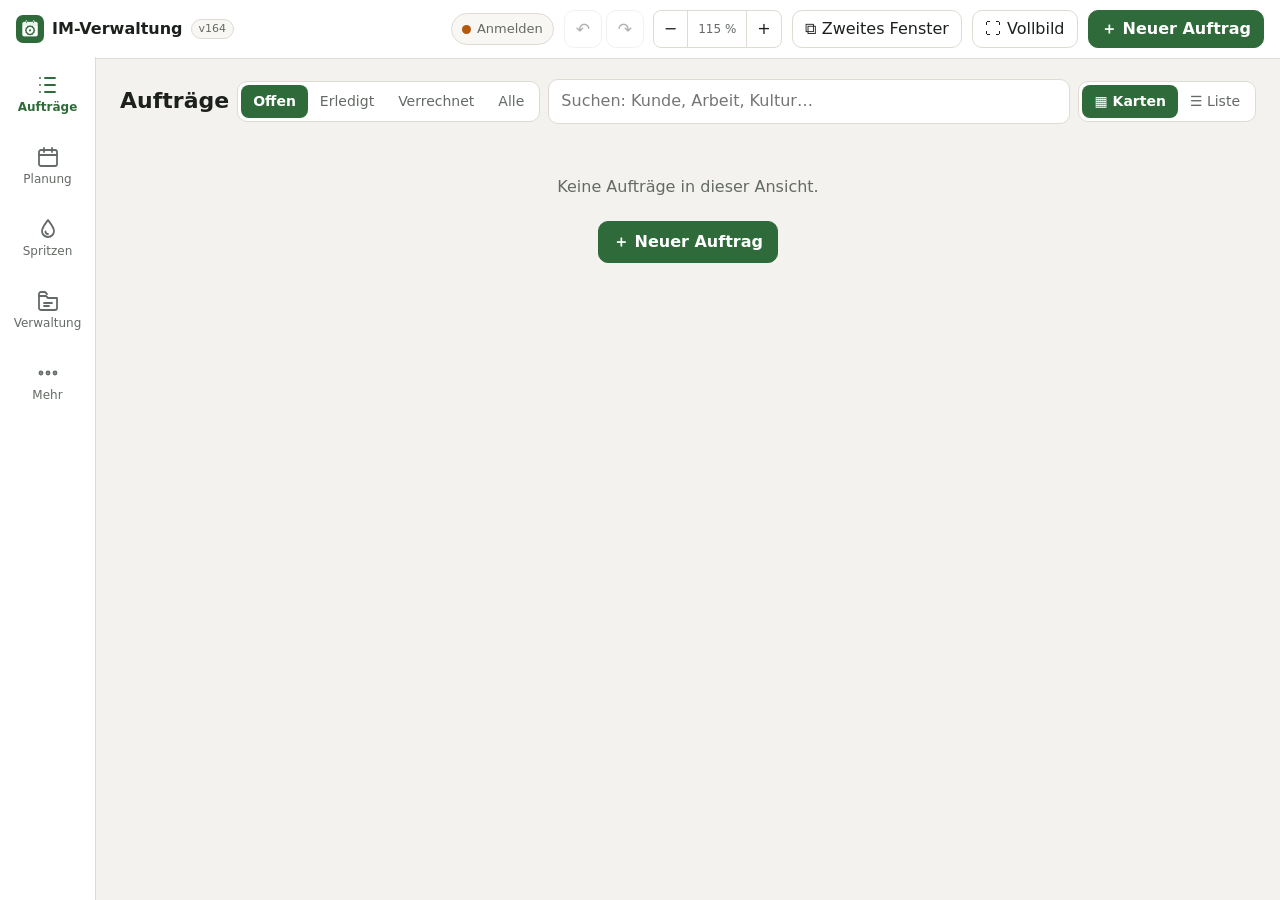
<file: index.html>
<!doctype html>
<html lang="de-CH">
<head>
<meta charset="utf-8">
<meta name="viewport" content="width=device-width, initial-scale=1, maximum-scale=1, viewport-fit=cover">
<title>IM-Verwaltung</title>
<meta name="theme-color" content="#2f6b3a">
<meta name="apple-mobile-web-app-capable" content="yes">
<meta name="mobile-web-app-capable" content="yes">
<meta name="apple-mobile-web-app-status-bar-style" content="default">
<meta name="apple-mobile-web-app-title" content="IM-Verwaltung">
<link rel="manifest" href="manifest.webmanifest">
<link rel="icon" href="icon-192.png" type="image/png">
<link rel="apple-touch-icon" href="apple-touch-icon.png">
<link rel="stylesheet" href="styles.css">
</head>
<body>
<header class="top">
  <div class="brand">
    <a href="start/" title="Alle IM-Programme (Startseite)" style="display:inline-flex"><img src="[data-uri]" alt="" width="28" height="28"></a>
    <span>IM-Verwaltung</span><small class="ver" id="appVer" title="Version – Details unter Mehr">v93</small>
  </div>
  <button class="sync" id="syncBtn" data-act="sync" title="Jetzt synchronisieren">
    <span class="dot" id="syncDot"></span><span id="syncText">…</span>
  </button>
  <span class="undogrp"><button class="btn hbtn" id="hdrUndo" data-act="undo" disabled aria-label="Rückgängig" title="Rückgängig (Ctrl+Z)">↶</button><button class="btn hbtn" id="hdrRedo" data-act="redo" disabled aria-label="Wiederholen" title="Wiederholen (Ctrl+Y)">↷</button></span>
  <span class="zoomctl hdrzoom" id="hdrZoom"><button class="btn hbtn" data-act="vz" data-d="-1" aria-label="Ansicht verkleinern" title="Ansicht verkleinern (Ctrl −, Ctrl+Mausrad, zwei Finger)">−</button><button class="btn hbtn zvb" id="hdrZoomV" data-act="vz" data-d="0" title="Zoom dieser Ansicht zurücksetzen (Ctrl 0)">100 %</button><button class="btn hbtn" data-act="vz" data-d="1" aria-label="Ansicht vergrössern" title="Ansicht vergrössern (Ctrl +)">+</button></span>
  <button class="btn hbtn" id="hdrWin" data-act="newWin" hidden title="Diesen Bereich zusätzlich in einem zweiten Fenster öffnen, um Daten nebeneinander zu sehen">⧉ <span class="hide-sm">Zweites Fenster</span></button>
  <button class="btn hbtn" id="hdrFs" data-act="hdrFs" hidden title="Vollbild">⛶ <span class="hide-sm">Vollbild</span></button>
  <button class="btn primary new" data-act="newOrder">＋ <span class="hide-sm">Neuer Auftrag</span></button>
</header>

<nav class="tabs" id="tabs">
  <button data-view="auftraege"><svg viewBox="0 0 24 24"><path d="M9 5h10M9 12h10M9 19h10M4 5h.01M4 12h.01M4 19h.01"/></svg><span>Aufträge</span></button>
  <button data-view="plan"><svg viewBox="0 0 24 24"><rect x="3" y="5" width="18" height="16" rx="2"/><path d="M3 10h18M8 3v4M16 3v4"/></svg><span>Planung</span></button>
  <button data-view="spritzen"><svg viewBox="0 0 24 24"><path d="M12 3c3 4 6 7.5 6 11a6 6 0 0 1-12 0c0-3.5 3-7 6-11z"/><path d="M9.5 14.5a2.5 2.5 0 0 0 2.5 2.5"/></svg><span>Spritzen</span></button>
  <button data-view="rueben" hidden><svg viewBox="0 0 24 24"><path d="M12 21c-3.5-3-5-6.5-5-10a5 5 0 0 1 10 0c0 3.5-1.5 7-5 10z"/><path d="M12 6c0-1.5.8-3 2.5-3.5M12 6c-.3-1.6-1.3-2.7-3-3"/><path d="M10 11h4M10.5 14h3"/></svg><span>Rübensamen</span></button>
  <button data-view="betrieb" hidden><svg viewBox="0 0 24 24"><path d="M3 21h18"/><path d="M5 21V10l7-5 7 5v11"/><path d="M9 21v-6h6v6"/><path d="M3 10l9-7 9 7"/></svg><span>Betrieb</span></button>
  <button data-view="verwaltung"><svg viewBox="0 0 24 24"><path d="M3 7h7l2 2h9v10a2 2 0 0 1-2 2H5a2 2 0 0 1-2-2z"/><path d="M3 7V5a2 2 0 0 1 2-2h4l2 2"/><path d="M8 14h8M8 17h5"/></svg><span>Verwaltung</span></button>
  <button data-view="mehr"><svg viewBox="0 0 24 24"><circle cx="5" cy="12" r="1.5"/><circle cx="12" cy="12" r="1.5"/><circle cx="19" cy="12" r="1.5"/></svg><span>Mehr</span></button>
</nav>

<main id="main">
  <div id="toolbar"></div>
  <div id="content"></div>
</main>

<div id="selbar" hidden></div>
<dialog id="dlg"><form method="dialog" id="dlgForm"></form></dialog>
<div id="toast" role="status"></div>

<script src="config.js"></script>
<script src="gemeinsam/im-basis.js?v=3"></script>
<script src="app.js"></script>
<script src="kulturen.js"></script>
<script src="betrieb.js"></script>
</body>
</html>
</file>
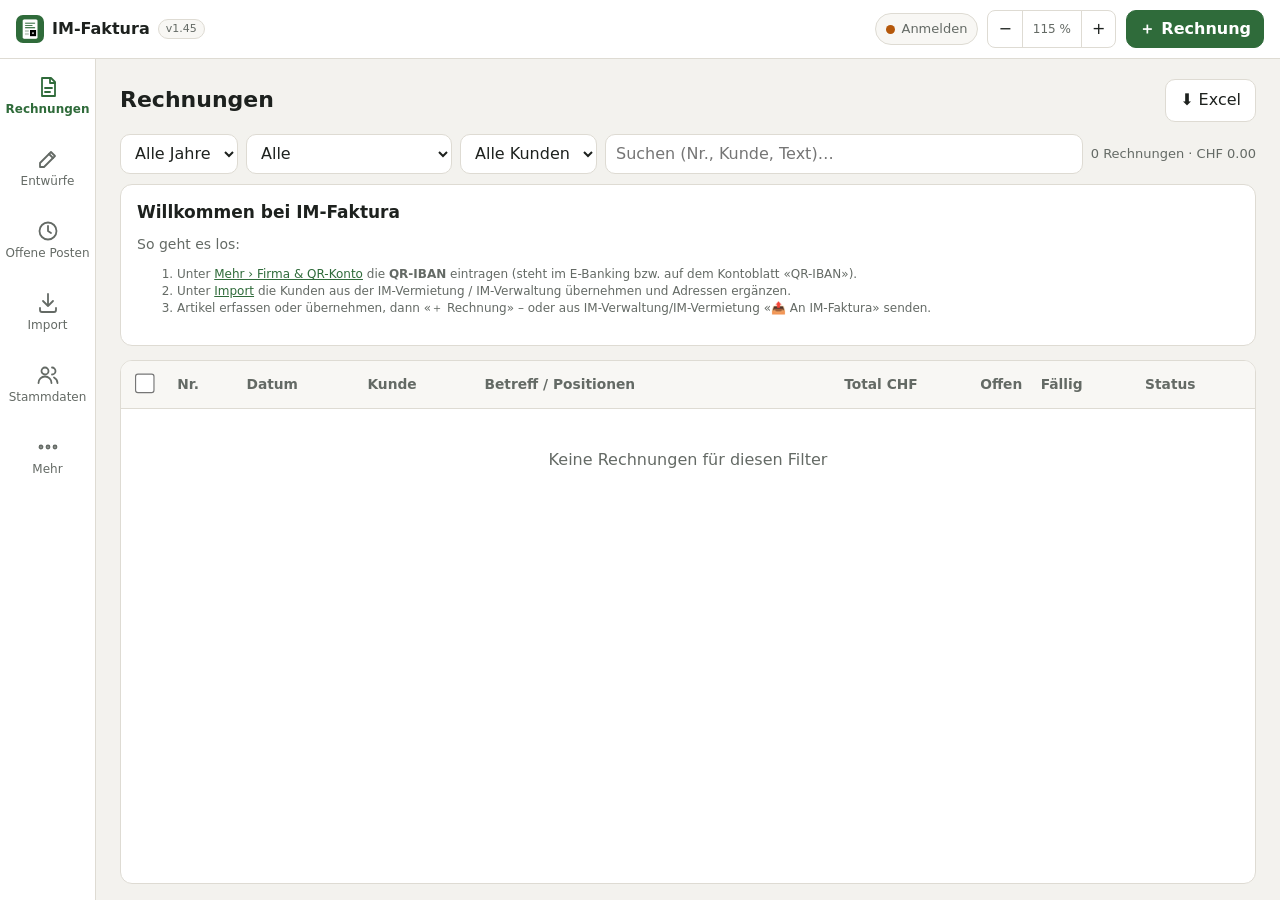
<file: faktura/index.html>
<!doctype html>
<html lang="de-CH">
<head>
<meta charset="utf-8">
<meta name="viewport" content="width=device-width, initial-scale=1, viewport-fit=cover">
<title>IM-Faktura</title>
<meta name="theme-color" content="#2f6b3a">
<meta name="apple-mobile-web-app-capable" content="yes">
<meta name="mobile-web-app-capable" content="yes">
<meta name="apple-mobile-web-app-status-bar-style" content="default">
<meta name="apple-mobile-web-app-title" content="IM-Faktura">
<link rel="manifest" href="manifest.webmanifest">
<link rel="icon" href="icon-192.png" type="image/png">
<link rel="apple-touch-icon" href="apple-touch-icon.png">
<link rel="stylesheet" href="styles.css">
</head>
<body>
<header class="top">
  <div class="brand">
    <a href="../start/" title="Alle IM-Programme (Startseite)" style="display:inline-flex"><img src="icon-192.png" alt="" width="28" height="28"></a>
    <span>IM-Faktura</span><small class="ver" id="appVer"></small>
  </div>
  <button class="sync" id="syncBtn" data-act="sync" title="Jetzt synchronisieren">
    <span class="dot" id="syncDot"></span><span id="syncText">…</span>
  </button>
  <span class="zoomctl hdrzoom" id="hdrZoom"><button class="btn hbtn" type="button" data-act="zoomOut" aria-label="Ansicht verkleinern" title="Ansicht verkleinern (Ctrl −, Ctrl+Mausrad)">−</button><button class="btn hbtn zvb" type="button" id="zoomTxt" data-act="zoomReset" title="Zoom zurücksetzen auf 115 % (Ctrl 0)">115 %</button><button class="btn hbtn" type="button" data-act="zoomIn" aria-label="Ansicht vergrössern" title="Ansicht vergrössern (Ctrl +)">+</button></span>
  <button class="btn primary new" data-act="newR">＋ <span class="hide-sm">Rechnung</span></button>
</header>

<nav class="tabs" id="tabs">
  <button data-view="rechnungen"><svg viewBox="0 0 24 24"><path d="M6 3h9l4 4v14H6z"/><path d="M14 3v5h5M9 13h7M9 17h5"/></svg><span>Rechnungen</span></button>
  <button data-view="entwuerfe"><svg viewBox="0 0 24 24"><path d="M4 20h4L19 9l-4-4L4 16z"/><path d="M13 7l4 4"/></svg><span>Entwürfe</span></button>
  <button data-view="op"><svg viewBox="0 0 24 24"><circle cx="12" cy="12" r="8.5"/><path d="M12 7v5l3 2"/></svg><span>Offene Posten</span></button>
  <button data-view="import"><svg viewBox="0 0 24 24"><path d="M12 3v12M7 10l5 5 5-5"/><path d="M4 17v2a2 2 0 0 0 2 2h12a2 2 0 0 0 2-2v-2"/></svg><span>Import</span></button>
  <button data-view="stamm"><svg viewBox="0 0 24 24"><circle cx="9" cy="8" r="3.5"/><path d="M2.5 20a6.5 6.5 0 0 1 13 0"/><path d="M16 4.5a3.5 3.5 0 0 1 0 7M18 14.5a6.5 6.5 0 0 1 3.5 5.5"/></svg><span>Stammdaten</span></button>
  <button data-view="mehr"><svg viewBox="0 0 24 24"><circle cx="5" cy="12" r="1.5"/><circle cx="12" cy="12" r="1.5"/><circle cx="19" cy="12" r="1.5"/></svg><span>Mehr</span></button>
</nav>

<main id="main">
  <div id="toolbar"></div>
  <div id="content"></div>
</main>

<div id="selbar" hidden></div>
<dialog id="dlg"><form method="dialog" id="dlgForm"></form></dialog>
<div id="toast" role="status"></div>
<div id="printArea"></div>

<script src="config.js"></script>
<script src="../gemeinsam/im-basis.js?v=3"></script>
<script src="qr.js"></script>
<script src="lib.js"></script>
<script src="app.js"></script>
<script src="druck.js"></script>
<script src="import.js"></script>
<script src="buchung.js"></script>
<script src="eingang.js"></script>
<script src="ansichten.js"></script>
</body>
</html>
</file>
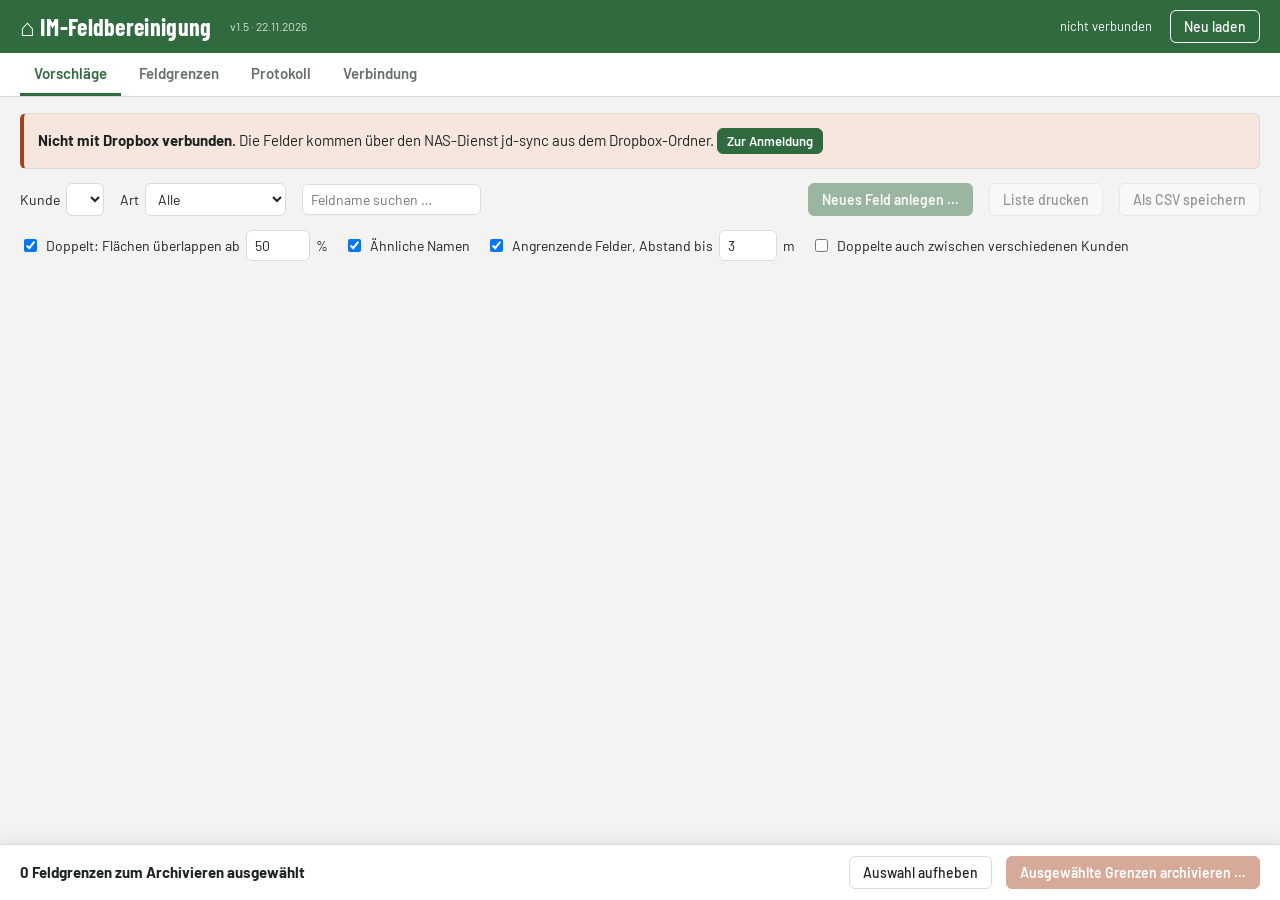
<file: feldbereinigung/index.html>
<!doctype html>
<html lang="de-CH">
<head>
<meta charset="utf-8">
<title>IM-Feldbereinigung</title>
<meta name="viewport" content="width=device-width, initial-scale=1">
<meta name="theme-color" content="#2f6b3f">
<link rel="manifest" href="manifest.webmanifest">
<link rel="icon" type="image/png" sizes="192x192" href="icon-192.png">
<link rel="preconnect" href="https://fonts.googleapis.com">
<link rel="stylesheet" href="https://fonts.googleapis.com/css2?family=Barlow:wght@400;500;600&family=Barlow+Condensed:wght@500;600;700&display=swap">
<style>
/* IM-Feldbereinigung – Vorschläge zum Zusammenführen von Feldern im John Deere Operations Center (nur PC)
   Liest jd-sync.json, jd-feldgrenzen.json und jd-arbeiten.json aus dem Dropbox-App-Ordner (geschrieben vom NAS-Dienst jd-sync).
   Felder: nur Vorschläge (doppelte und angrenzende Felder des gleichen Kunden) – zusammengeführt/archiviert wird von Hand im Operations Center.
   Einzige Änderung an Feldern: neue Felder anlegen (Auftrag «feld», jd-sync ab v64).
   Feldgrenzen: überzählige Grenzen archivieren und Grenzen aktiv setzen – als Auftrag «grenze-status» in /jd-upload, ausgeführt vom NAS-Dienst jd-sync (ab v64). */
:root{
  --bg:#f3f4f1; --panel:#ffffff; --fg:#1d2420; --muted:#66706a; --line:#d9ddd6;
  --accent:#2f6b3f; --accent-fg:#ffffff; --accent-soft:#e3eee5; --warn:#a4421d; --warn-soft:#f7e6de; --chip:#eef0ec;
  --display:"Barlow Condensed","Arial Narrow",Arial,sans-serif;
  --body:"Barlow","Segoe UI",Arial,sans-serif;
}
@media (prefers-color-scheme:dark){:root{
  --bg:#141816; --panel:#1c211e; --fg:#e7ebe6; --muted:#9aa49d; --line:#2f3732;
  --accent:#6fbf83; --accent-fg:#0f1a12; --accent-soft:#233127; --warn:#e58a63; --warn-soft:#3a251c; --chip:#262d29; color-scheme:dark}}
*{box-sizing:border-box}
html,body{height:100%;margin:0}
body{background:var(--bg);color:var(--fg);font:15px/1.4 var(--body);display:flex;flex-direction:column}
header{background:var(--accent);color:var(--accent-fg);padding:10px 20px;display:flex;align-items:center;gap:18px;flex:none}
header h1{font:700 24px/1 var(--display);margin:0;letter-spacing:.3px}
header .ver{font-size:12px;opacity:.8}
header .stand{margin-left:auto;font-size:13px;text-align:right;opacity:.95}
header button{background:transparent;border:1px solid currentColor;color:inherit}
nav{display:flex;gap:4px;padding:0 20px;background:var(--panel);border-bottom:1px solid var(--line);flex:none}
nav button{border:0;border-bottom:3px solid transparent;border-radius:0;background:none;padding:11px 14px;font:600 15px var(--body);color:var(--muted)}
nav button.on{color:var(--accent);border-bottom-color:var(--accent)}
main{flex:1;overflow:auto;padding:16px 20px 90px}
button{font:500 14px var(--body);padding:7px 13px;border-radius:6px;border:1px solid var(--line);background:var(--panel);color:var(--fg);cursor:pointer}
button:hover:not(:disabled){border-color:var(--accent)}
button:disabled{opacity:.45;cursor:default}
button.pri{background:var(--accent);color:var(--accent-fg);border-color:var(--accent);font-weight:600}
button.warn{background:var(--warn);color:#fff;border-color:var(--warn);font-weight:600}
button.sm{padding:4px 9px;font-size:13px}
select,input[type=search],input[type=number]{font:14px var(--body);padding:6px 8px;border:1px solid var(--line);border-radius:6px;background:var(--panel);color:var(--fg)}
.bar{display:flex;flex-wrap:wrap;gap:10px 16px;align-items:center;margin-bottom:14px}
.bar label{display:flex;align-items:center;gap:6px;font-size:14px}
.bar .sp{flex:1}
.note{background:var(--panel);border:1px solid var(--line);border-left:4px solid var(--accent);border-radius:6px;padding:10px 14px;margin-bottom:14px}
.note.w{border-left-color:var(--warn);background:var(--warn-soft)}
.note p{margin:4px 0}
.card{background:var(--panel);border:1px solid var(--line);border-radius:8px;margin-bottom:14px;overflow:hidden}
.card>.h{display:flex;flex-wrap:wrap;gap:8px;align-items:center;padding:9px 14px;border-bottom:1px solid var(--line);background:var(--chip)}
.card>.h b{font:600 18px/1.1 var(--display);letter-spacing:.2px}
.card>.h .sp{flex:1}
.chip{display:inline-block;font-size:12.5px;padding:2px 8px;border-radius:99px;background:var(--panel);border:1px solid var(--line);white-space:nowrap}
.chip.s{background:var(--accent-soft);border-color:var(--accent);color:var(--accent)}
.chip.u{background:var(--warn-soft);border-color:var(--warn);color:var(--warn)}
.card>.b{display:grid;grid-template-columns:1fr 250px;gap:0}
.card svg{display:block;width:250px;height:190px;border-left:1px solid var(--line);background:var(--bg)}
.card .nomap{width:250px;border-left:1px solid var(--line);display:flex;align-items:center;justify-content:center;color:var(--muted);font-size:13px;text-align:center;padding:10px;background:var(--bg)}
table{border-collapse:collapse;width:100%}
th,td{padding:7px 10px;text-align:left;border-bottom:1px solid var(--line);vertical-align:middle}
th{font:600 12.5px var(--body);color:var(--muted);text-transform:uppercase;letter-spacing:.4px;white-space:nowrap}
tr:last-child td{border-bottom:0}
td.n,th.n{text-align:right;font-variant-numeric:tabular-nums;white-space:nowrap}
td small{color:var(--muted)}
tr.sel td{background:var(--accent-soft)}
.dot{display:inline-block;width:18px;height:0;border-top:3px solid;vertical-align:middle;margin-right:7px}
.keep{color:var(--accent);font-weight:600;font-size:13px;white-space:nowrap}
.arch{display:flex;align-items:center;gap:6px;white-space:nowrap;cursor:pointer}
.arch input{width:17px;height:17px;accent-color:var(--accent)}
#act{position:fixed;left:0;right:0;bottom:0;background:var(--panel);border-top:1px solid var(--line);padding:11px 20px;display:flex;gap:14px;align-items:center;box-shadow:0 -4px 14px rgba(0,0,0,.08)}
#act .sp{flex:1}
.arch.w input{accent-color:var(--warn)}
tr.selw td{background:var(--warn-soft)}
#print{display:none}
@media print{html,body{height:auto}body{display:block;background:#fff;color:#000}header,nav,main,#toast,dialog,#act{display:none!important}#print{display:block}#print h2{font:700 17pt var(--display);margin:0 0 4pt}#print p{margin:0 0 10pt;font-size:10pt}#print table{font-size:10.5pt}#print th,#print td{border-bottom:1px solid #999;padding:5pt 6pt;vertical-align:top}#print td.k{width:22pt}#print .box{display:inline-block;width:11pt;height:11pt;border:1px solid #000}tr{break-inside:avoid}}
dialog{border:1px solid var(--line);border-radius:10px;background:var(--panel);color:var(--fg);padding:0;max-width:720px;width:92vw}
dialog::backdrop{background:rgba(0,0,0,.45)}
dialog h2{font:700 22px var(--display);margin:0;padding:14px 18px;border-bottom:1px solid var(--line)}
dialog .c{padding:14px 18px;max-height:60vh;overflow:auto}
.form{display:grid;grid-template-columns:150px 1fr;gap:10px 12px;align-items:center}
.form input[type=text],.form select{width:100%;font:14px var(--body);padding:7px 8px;border:1px solid var(--line);border-radius:6px;background:var(--panel);color:var(--fg)}
#dlgOk.pri{background:var(--accent);border-color:var(--accent);color:var(--accent-fg)}
dialog .f{padding:12px 18px;border-top:1px solid var(--line);display:flex;justify-content:flex-end;gap:10px}
#toast{position:fixed;left:50%;bottom:76px;transform:translateX(-50%);background:var(--fg);color:var(--bg);padding:16px 26px;border-radius:12px;font-size:18px;font-weight:600;line-height:1.4;text-align:center;white-space:pre-line;box-shadow:0 8px 28px rgba(0,0,0,.35);border:2px solid var(--accent);opacity:0;pointer-events:none;transition:opacity .2s;width:max-content;max-width:min(720px,90vw);z-index:99}
#toast.on{opacity:1}
.empty{text-align:center;color:var(--muted);padding:50px 20px}
.st-ok{color:var(--accent);font-weight:600}.st-f{color:var(--warn);font-weight:600}.st-w{color:var(--muted)}
code{background:var(--chip);padding:1px 5px;border-radius:4px;font-size:13px}
h3{font:600 18px var(--display);margin:18px 0 8px}
</style>
</head>
<body>
<header>
  <h1><a href="../start/" title="Alle IM-Programme (Startseite)" style="color:inherit;text-decoration:none">⌂</a> IM-Feldbereinigung</h1><span class="ver" id="ver"></span>
  <div class="stand" id="stand">–</div>
  <button id="bReload" title="Stammdaten neu aus Dropbox laden">Neu laden</button>
</header>
<nav>
  <button data-tab="dup" class="on">Vorschläge <span id="nDup"></span></button>
  <button data-tab="grz">Feldgrenzen <span id="nGrz"></span></button>
  <button data-tab="log">Protokoll <span id="nLog"></span></button>
  <button data-tab="set">Verbindung</button>
</nav>
<main>
  <section id="tab-dup">
    <div id="hinweis"></div>
    <div class="bar">
      <label>Kunde <select id="fKunde"></select></label>
      <label>Art <select id="fArt"><option value="">Alle</option><option value="dup">Nur doppelte</option><option value="nach">Nur angrenzende</option></select></label>
      <input type="search" id="fSuch" placeholder="Feldname suchen …" size="20">
      <span class="sp"></span>
      <button id="bNeu" class="pri">Neues Feld anlegen …</button><button id="bPrint">Liste drucken</button><button id="bCsv">Als CSV speichern</button>
    </div>
    <div class="bar">
      <label><input type="checkbox" id="oGeo" checked> Doppelt: Flächen überlappen ab <input type="number" id="oSchwelle" min="30" max="100" step="5" value="50" style="width:64px"> %</label>
      <label><input type="checkbox" id="oName" checked> Ähnliche Namen</label>
      <label title="Felder des gleichen Kunden, deren Grenzen direkt aneinander liegen"><input type="checkbox" id="oNach" checked> Angrenzende Felder, Abstand bis <input type="number" id="oTol" min="0" max="30" step="1" value="3" style="width:58px"> m</label>
      <label title="Gleiche Fläche bei zwei verschiedenen Kunden (z.B. nach Pächterwechsel)"><input type="checkbox" id="oQuer"> Doppelte auch zwischen verschiedenen Kunden</label>
    </div>
    <div id="groups"></div>
  </section>
  <section id="tab-grz" hidden>
    <div id="grzHinweis"></div>
    <div class="bar">
      <label>Kunde <select id="gKunde"></select></label>
      <label>Art <select id="gArt"><option value="">Alle</option><option value="mehr">Mehrere Grenzen</option><option value="keine">Keine Grenze aktiv</option><option value="ohne">Felder ohne Grenze</option></select></label>
      <input type="search" id="gSuch" placeholder="Feldname suchen …" size="20">
      <span class="sp"></span>
      <button id="bInakt" title="Hakt bei allen angezeigten Feldern die nicht aktiven Grenzen an">Alle inaktiven anhaken</button>
    </div>
    <div id="grzList"></div>
  </section>
  <section id="tab-log" hidden>
    <div class="note"><p>Als erledigt markierte Vorschläge. Nach dem nächsten Abgleich des NAS-Dienstes verschwinden im Operations Center zusammengeführte Felder ohnehin aus den Vorschlägen.</p></div>
    <div id="logList"></div>
  </section>
  <section id="tab-set" hidden>
    <div id="setBody"></div>
  </section>
</main>
<div id="act" hidden>
  <b id="actTxt"></b><span class="sp"></span>
  <button id="bClear">Auswahl aufheben</button>
  <button id="bArch" class="warn">Ausgewählte Grenzen archivieren …</button>
</div>
<div id="print"></div>
<dialog id="dlg"><h2 id="dlgT"></h2><div class="c" id="dlgC"></div><div class="f"><button id="dlgNo">Abbrechen</button><button id="dlgOk" class="warn"></button></div></dialog>
<div id="toast"></div>

<script src="config.js"></script>
<script>
"use strict";
const VERSION = "1.5", STAND = "22.11.2026", MIN_NACHBAR = 10;   // angrenzend ab 10 m gemeinsamer Grenze
const NAS_MIN = 64, UP_DIR = "/jd-upload";                       // Feldgrenzen-Aufträge (grenze-status) kann jd-sync ab v64
const STATE_PATH = "/feldbereinigung.json";
const DEMO = new URLSearchParams(location.search).has("demo");
const $ = id => document.getElementById(id);
const esc = s => String(s ?? "").replace(/[&<>"']/g, c => ({ "&":"&amp;", "<":"&lt;", ">":"&gt;", '"':"&quot;", "'":"&#39;" }[c]));
const lsGet = k => { try { return JSON.parse(localStorage.getItem(k)); } catch(e){ return null; } };
const lsSet = (k, v) => { try { localStorage.setItem(k, JSON.stringify(v)); } catch(e){} };
const dch = d => { const t = new Date(d); return isNaN(t) ? "" : t.toLocaleDateString("de-CH", { day:"2-digit", month:"2-digit", year:"numeric" }); };
const dchT = d => { const t = new Date(d); return isNaN(t) ? "" : t.toLocaleString("de-CH", { day:"2-digit", month:"2-digit", year:"numeric", hour:"2-digit", minute:"2-digit" }); };
const ha = v => v == null ? "–" : (+v).toLocaleString("de-CH", { minimumFractionDigits:2, maximumFractionDigits:2 });
let toastT = null;
function toast(msg){ const t = $("toast"); t.textContent = msg; t.classList.add("on"); clearTimeout(toastT); toastT = setTimeout(() => t.classList.remove("on"), Math.max(5000, Math.min(9000, String(msg).length * 70))); }

/* ---------- Dropbox (PKCE, gleiche Dropbox-App wie die anderen IM-Programme) ---------- */
const DBX_KEY = ((window.APP_CONFIG || {}).appKey || "").trim();
const TOK = "feldber.dbx.tok", PKCE = "feldber.dbx.pkce";
/* Gemeinsame Dropbox-Anmeldung aller IM-Programme (gleiche Regeln wie gemeinsam/im-basis.js, IM_BASIS 2):
   ohne eigene Anmeldung wird die eines anderen IM-Programms auf diesem Gerät übernommen; Abmelden gilt für alle. */
const IM_TOK_KEYS = ["lp_tok", "mf_tok", "mv_tok", "imstart_tok", "appkarte.dbx.tok", "feldber.dbx.tok"];
function imTokLese(k){ try { const t = JSON.parse(localStorage.getItem(k) || "null"); return t && (t.refresh || t.access) ? t : null; } catch(e){ return null; } }
function imTokBad(){ try { return JSON.parse(localStorage.getItem("im_tok_bad") || "[]"); } catch(e){ return []; } }
function imTokUebernehmen(own){
  const eigen = imTokLese(own); if (eigen) return eigen;
  const bad = imTokBad();
  for (const k of IM_TOK_KEYS){ if (k === own) continue; const t = imTokLese(k);
    if (t && t.refresh && !bad.includes(t.refresh)){ const c = { access:t.access, refresh:t.refresh, exp:t.exp || 0 }; try { localStorage.setItem(own, JSON.stringify(c)); } catch(e){} return c; } }
  return null;
}
function imTokUngueltig(t){ if (!t || !t.refresh) return; const b = imTokBad(); if (!b.includes(t.refresh)){ b.push(t.refresh); try { localStorage.setItem("im_tok_bad", JSON.stringify(b.slice(-10))); } catch(e){} } }
function imTokAbmelden(){ IM_TOK_KEYS.forEach(k => { try { localStorage.removeItem(k); } catch(e){} }); }
const DBX = {
  configured(){ return /^[a-z0-9]{8,30}$/i.test(DBX_KEY); },
  redirectUri(){ return location.origin + location.pathname.replace(/index\.html$/, ""); },
  tokens(){ return imTokUebernehmen(TOK); }, // v1.5: Anmeldung aller IM-Programme auf diesem Gerät übernehmen
  hasSession(){ const t = this.tokens(); return !!(t && (t.refresh || t.access)); },
  b64url(buf){ return btoa(String.fromCharCode(...new Uint8Array(buf))).replace(/\+/g,"-").replace(/\//g,"_").replace(/=+$/,""); },
  async login(){
    if (!this.configured()){ toast("Dropbox ist nicht eingerichtet (App-Key fehlt in config.js)."); return; }
    if (!window.crypto || !crypto.subtle){ toast("Anmeldung nur über https möglich – das Programm über seine Internetadresse öffnen."); return; }
    const verifier = this.b64url(crypto.getRandomValues(new Uint8Array(48)));
    const challenge = this.b64url(await crypto.subtle.digest("SHA-256", new TextEncoder().encode(verifier)));
    const state = this.b64url(crypto.getRandomValues(new Uint8Array(16)));
    lsSet(PKCE, { verifier, state });
    const p = new URLSearchParams({ client_id:DBX_KEY, response_type:"code", redirect_uri:this.redirectUri(), state, code_challenge:challenge, code_challenge_method:"S256", token_access_type:"offline" });
    location.assign("https://www.dropbox.com/oauth2/authorize?" + p);
  },
  async handleRedirect(){
    const q = new URLSearchParams(location.search);
    if (!q.has("code") && !q.has("error")) return false;
    history.replaceState(null, "", this.redirectUri());
    if (q.has("error")){ toast("Dropbox-Anmeldung abgebrochen: " + (q.get("error_description") || q.get("error"))); return false; }
    const pk = lsGet(PKCE); try { localStorage.removeItem(PKCE); } catch(e){}
    if (!pk || pk.state !== q.get("state")){ toast("Dropbox-Anmeldung ungültig – bitte nochmals versuchen."); return false; }
    const r = await fetch("https://api.dropboxapi.com/oauth2/token", { method:"POST", headers:{ "Content-Type":"application/x-www-form-urlencoded" },
      body:new URLSearchParams({ client_id:DBX_KEY, grant_type:"authorization_code", code:q.get("code"), redirect_uri:this.redirectUri(), code_verifier:pk.verifier }) });
    const j = await r.json().catch(() => ({}));
    if (!r.ok){ toast("Dropbox-Anmeldung fehlgeschlagen: " + (j.error_description || j.error || r.status)); return false; }
    try { localStorage.removeItem(TOK); } catch(e){}
    this.store(j); toast("Mit Dropbox verbunden"); return true;
  },
  store(j){ const t = lsGet(TOK) || {}; lsSet(TOK, { access:j.access_token, refresh:j.refresh_token || t.refresh, exp:Date.now() + (j.expires_in || 3600) * 1000, von:t.von }); },
  async token(){
    const t = this.tokens(); if (!t) return null;
    if (t.access && t.exp - 120000 > Date.now()) return t.access;
    if (!t.refresh) return null;
    const r = await fetch("https://api.dropboxapi.com/oauth2/token", { method:"POST", headers:{ "Content-Type":"application/x-www-form-urlencoded" },
      body:new URLSearchParams({ client_id:DBX_KEY, grant_type:"refresh_token", refresh_token:t.refresh }) });
    if (r.status === 400 || r.status === 401){ imTokUngueltig(t); try { localStorage.removeItem(TOK); } catch(e){} return this.tokens() ? this.token() : null; }
    if (!r.ok) throw new Error("Dropbox nicht erreichbar (" + r.status + ")");
    const j = await r.json(); this.store(j); return j.access_token;
  },
  logout(){ imTokAbmelden(); },
  arg(o){ return JSON.stringify(o).replace(/[\u007f-￿]/g, c => "\\u" + c.charCodeAt(0).toString(16).padStart(4, "0")); },
  async req(url, opt){
    const t = await this.token(); if (!t){ const e = new Error("Bitte bei Dropbox anmelden"); e.auth = true; throw e; }
    opt = Object.assign({ method:"POST", cache:"no-store" }, opt); opt.headers = Object.assign({}, opt.headers, { Authorization:"Bearer " + t });
    const r = await fetch(url, opt);
    if (r.status === 401){ try { localStorage.removeItem(TOK); } catch(e){} const e = new Error("Bitte bei Dropbox anmelden"); e.auth = true; throw e; }
    return r;
  },
  async readJson(path){   // null = Datei fehlt
    const r = await this.req("https://content.dropboxapi.com/2/files/download", { headers:{ "Dropbox-API-Arg":this.arg({ path }) } });
    if (r.status === 409) return null;
    if (!r.ok) throw new Error("Dropbox: Herunterladen fehlgeschlagen (" + r.status + ")");
    return JSON.parse(await r.text() || "null");
  },
  async writeJson(path, data){
    const r = await this.req("https://content.dropboxapi.com/2/files/upload", { headers:{ "Content-Type":"application/octet-stream", "Dropbox-API-Arg":this.arg({ path, mode:"overwrite", mute:true }) }, body:JSON.stringify(data) });
    if (!r.ok) throw new Error("Dropbox: Speichern fehlgeschlagen (" + r.status + ")");
  },
  async del(path){ await this.req("https://api.dropboxapi.com/2/files/delete_v2", { headers:{ "Content-Type":"application/json" }, body:JSON.stringify({ path }) }); }
};

/* ---------- Daten ---------- */
const D = { stamm:null, geo:null, arb:null, busy:false, fehler:"" };
// eigener Stand (Dropbox /feldbereinigung.json): ign = «nicht zusammenführen»-Paare, done = erledigte Vorschläge, ziel = gewähltes Zielfeld je Vorschlag
// glog = Aufträge Feldgrenzen, garch/gakt = hier archivierte bzw. aktiv gesetzte Grenzen, bis der nächste Abgleich sie zeigt
const S0 = () => ({ format:"feldbereinigung", v:3, ign:[], done:{}, ziel:{}, glog:[], garch:{}, gakt:{} });
let S = S0();
const UI = { tab:"dup", kunde:"", art:"", such:"", gsel:new Set(), gk:"", gart:"", gsuch:"" };
let B = null;   // Ergebnis der Feldgrenzen-Analyse
let A = null;   // Ergebnis der Analyse

async function loadAll(manual){
  if (D.busy) return;
  if (DEMO){ if (!D.stamm) demoData(); analyse(); analyseGrz(); render(); return; }
  if (!DBX.hasSession()){ render(); return; }
  D.busy = true; D.fehler = ""; $("bReload").disabled = true; $("stand").textContent = "Daten werden geladen …";
  try {
    const [st, geo, arb, own] = await Promise.all([DBX.readJson("/jd-sync.json"), DBX.readJson("/jd-feldgrenzen.json"), DBX.readJson("/jd-arbeiten.json").catch(() => null), DBX.readJson(STATE_PATH).catch(() => null)]);
    if (!st || st.format !== "jd-sync" || !Array.isArray(st.fields)) throw new Error("Im Dropbox-Ordner gibt es keine jd-sync.json – läuft der NAS-Dienst?");
    D.stamm = st; D.geo = (geo && geo.format === "jd-feldgrenzen") ? geo : null; D.arb = (arb && Array.isArray(arb.operations)) ? arb : null;
    if (own && own.format === "feldbereinigung"){ S = Object.assign(S0(), own); lsSet("feldber.state", S); }
    else { const l = lsGet("feldber.state"); if (l && l.format === "feldbereinigung") S = Object.assign(S0(), l); }
    // eigene Änderungen an Grenzen vergessen, sobald ein neuerer Abgleich sie enthält
    for (const k of Object.keys(S.garch)) if (String(S.garch[k]) < String(st.stand)) delete S.garch[k];
    for (const k of Object.keys(S.gakt)) if (String(S.gakt[k].at) < String(st.stand)) delete S.gakt[k];
    analyse(); analyseGrz();
    if (manual) toast("Stammdaten neu geladen");
  } catch(e){ console.warn(e); D.fehler = e.auth ? "Dropbox-Anmeldung abgelaufen – bitte im Reiter «Verbindung» neu anmelden." : e.message; }
  D.busy = false; $("bReload").disabled = false;
  render(); pollStart(3000);
}
let saveT = null;
function saveState(){
  S.stand = new Date().toISOString(); lsSet("feldber.state", S);
  if (DEMO) return;
  clearTimeout(saveT); saveT = setTimeout(() => DBX.writeJson(STATE_PATH, S).catch(e => console.warn(e)), 800);
}

/* ---------- Analyse: doppelte Felder ---------- */
// Namen vergleichen: Gross/Klein, Umlaute (ä = ae), Satz- und Leerzeichen spielen keine Rolle
const canon = s => String(s || "").toLowerCase().replace(/ä/g,"ae").replace(/ö/g,"oe").replace(/ü/g,"ue").replace(/ß/g,"ss").normalize("NFD").replace(/[̀-ͯ]/g,"").replace(/[^a-z0-9]+/g," ").trim();
const digits = c => (c.match(/\d+/g) || []).map(Number).join(",");
// Wörter, die zwei verschiedene Felder unterscheiden (kein Duplikat: «Moos oben» / «Moos unten»)
const TRENN = new Set("oben unten ober unter obere untere oberer unterer vorne hinten vorder hinter vordere hintere links rechts nord sued ost west n s o w gross klein grosse kleine neu alt lang kurz innen aussen mitte i ii iii iv a b c d".split(" "));
function lev(a, b){
  if (a === b) return 0; if (Math.abs(a.length - b.length) > 2) return 9;
  let p = Array.from({ length:b.length + 1 }, (_, i) => i);
  for (let i = 1; i <= a.length; i++){ const c = [i]; for (let j = 1; j <= b.length; j++) c[j] = Math.min(p[j] + 1, c[j-1] + 1, p[j-1] + (a[i-1] === b[j-1] ? 0 : 1)); p = c; }
  return p[b.length];
}
function nameRel(ca, cb){   // "gleich" | "aehnlich" | null
  const a = ca.replace(/ /g, ""), b = cb.replace(/ /g, "");
  if (!a || !b) return null;
  if (a === b) return "gleich";
  if (digits(ca) !== digits(cb)) return null;                    // «Feld 1» / «Feld 2»
  const ta = ca.split(" "), tb = cb.split(" ");
  const nurA = ta.filter(t => !tb.includes(t)), nurB = tb.filter(t => !ta.includes(t));
  if ([...nurA, ...nurB].some(t => TRENN.has(t))) return null;   // «oben» / «unten»
  const L = Math.min(a.length, b.length), d = lev(a, b);
  if ((L >= 5 && d <= 1) || (L >= 10 && d <= 2)) return "aehnlich";   // Tippfehler
  // ein Name ist im anderen ganz enthalten («Allmend» / «Allmend Pacht»)
  const [kurz, lang] = ta.length <= tb.length ? [ta, tb] : [tb, ta];
  if (kurz.length < lang.length && kurz.every(t => lang.includes(t)) && kurz.join("").length >= 4) return "aehnlich";
  return null;
}
/* Geometrie: aktive Grenze je Feld, in Meter umgerechnet (ebene Näherung um eine gemeinsame Breite – für Überlappungen genau genug) */
function geoOne(geo, kx, ky, name){
  if (!Array.isArray(geo)) return null;
  const polys = []; let x0 = Infinity, y0 = Infinity, x1 = -Infinity, y1 = -Infinity, area = 0;
  const ringA = r => { let t = 0; for (let k = 0; k < r.length - 1; k++) t += r[k][0] * r[k+1][1] - r[k+1][0] * r[k][1]; return Math.abs(t) / 2; };
  for (const poly of geo){
    const rings = poly.map(r => r.map(q => [q[0] * kx, q[1] * ky])).filter(r => r.length >= 4);
    if (!rings.length) continue;
    for (const q of rings[0]){ if (q[0] < x0) x0 = q[0]; if (q[0] > x1) x1 = q[0]; if (q[1] < y0) y0 = q[1]; if (q[1] > y1) y1 = q[1]; }
    area += ringA(rings[0]) - rings.slice(1).reduce((s, r) => s + ringA(r), 0);
    polys.push(rings);
  }
  return polys.length && area > 0 ? { polys, box:[x0, y0, x1, y1], area, name } : null;
}
function prepGeo(list, kx, ky){
  if (!Array.isArray(list)) return null;
  const g = list.find(x => x.aktiv && !x.archiviert && x.geo) || list.find(x => !x.archiviert && x.geo);
  return g ? geoOne(g.geo, kx, ky, g.name) : null;
}
function inRing(r, x, y){ let c = false; for (let i = 0, j = r.length - 1; i < r.length; j = i++){ const a = r[i], b = r[j]; if ((a[1] > y) !== (b[1] > y) && x < (b[0] - a[0]) * (y - a[1]) / (b[1] - a[1]) + a[0]) c = !c; } return c; }
function inside(G, x, y){ for (const p of G.polys){ if (inRing(p[0], x, y)){ let loch = false; for (let k = 1; k < p.length; k++) if (inRing(p[k], x, y)){ loch = true; break; } if (!loch) return true; } } return false; }
// Anteil der kleineren Fläche, der in der anderen liegt (0…1); Raster über dem gemeinsamen Rechteck
function overlap(G, H){
  const x0 = Math.max(G.box[0], H.box[0]), y0 = Math.max(G.box[1], H.box[1]), x1 = Math.min(G.box[2], H.box[2]), y1 = Math.min(G.box[3], H.box[3]);
  if (x1 <= x0 || y1 <= y0) return 0;
  const min = Math.min(G.area, H.area);
  if ((x1 - x0) * (y1 - y0) < min * 0.25) return 0;   // kann die Schwelle (mind. 30 %) nicht erreichen
  const count = N => { const dx = (x1 - x0) / N, dy = (y1 - y0) / N; let n = 0; for (let i = 0; i < N; i++){ const x = x0 + (i + .5) * dx; for (let j = 0; j < N; j++){ const y = y0 + (j + .5) * dy; if (inside(G, x, y) && inside(H, x, y)) n++; } } return n * dx * dy; };
  if (!count(10)) return 0;
  return Math.min(1, count(48) / min);
}
// Länge der Grenze von G (m), die höchstens tol Meter von der Grenze von H entfernt verläuft = gemeinsame Grenze
function segDist2(px, py, ax, ay, bx, by){ const dx = bx - ax, dy = by - ay, l = dx * dx + dy * dy; let t = l ? ((px - ax) * dx + (py - ay) * dy) / l : 0; t = t < 0 ? 0 : t > 1 ? 1 : t; const x = ax + t * dx - px, y = ay + t * dy - py; return x * x + y * y; }
function shared(G, H, tol){
  const x0 = H.box[0] - tol, y0 = H.box[1] - tol, x1 = H.box[2] + tol, y1 = H.box[3] + tol;
  if (G.box[2] < x0 || G.box[0] > x1 || G.box[3] < y0 || G.box[1] > y1) return 0;
  const sg = []; for (const p of H.polys){ const r = p[0]; for (let k = 0; k < r.length - 1; k++) sg.push(r[k][0], r[k][1], r[k+1][0], r[k+1][1]); }
  const t2 = tol * tol; let len = 0;
  for (const p of G.polys){ const r = p[0];
    for (let k = 0; k < r.length - 1; k++){
      const ax = r[k][0], ay = r[k][1], bx = r[k+1][0], by = r[k+1][1], L = Math.hypot(bx - ax, by - ay); if (!L) continue;
      const n = Math.max(1, Math.round(L / 2)), d = L / n;   // alle 2 m ein Prüfpunkt
      for (let i = 0; i < n; i++){ const x = ax + (bx - ax) * (i + .5) / n, y = ay + (by - ay) * (i + .5) / n; if (x < x0 || x > x1 || y < y0 || y > y1) continue;
        for (let q = 0; q < sg.length; q += 4) if (segDist2(x, y, sg[q], sg[q+1], sg[q+2], sg[q+3]) <= t2){ len += d; break; } }
    } }
  return len;
}
function calcAdj(tol){   // angrenzende Felder des gleichen Kunden
  const adj = new Map(), byC = new Map();
  for (const f of PRE.fields) if (f.G){ if (!byC.has(f.client)) byC.set(f.client, []); byC.get(f.client).push(f); }
  for (const l of byC.values()){ l.sort((a, b) => a.G.box[0] - b.G.box[0]);
    for (let i = 0; i < l.length; i++) for (let j = i + 1; j < l.length && l[j].G.box[0] < l[i].G.box[2] + tol; j++){ const m = Math.min(shared(l[i].G, l[j].G, tol), shared(l[j].G, l[i].G, tol)); if (m >= MIN_NACHBAR) adj.set(pairKey(l[i].id, l[j].id), m); } }
  PRE.adj = adj; PRE.adjTol = tol;
}
const pairKey = (a, b) => a < b ? a + "|" + b : b + "|" + a;
let PRE = null;   // vorbereitete Felder + Überlappungen (nur bei neuen Daten neu gerechnet)
function prepare(){
  const st = D.stamm, cName = new Map(st.clients.map(c => [c.id, c.name])), fName = new Map((st.farms || []).map(f => [f.id, f.name]));
  const ops = new Map();
  if (D.arb) for (const o of D.arb.operations){ const e = ops.get(o.field) || { n:0, last:"" }; e.n++; if (String(o.start || "") > e.last) e.last = String(o.start || ""); ops.set(o.field, e); }
  let lat0 = 47; const gf = (D.geo && D.geo.fields) || {};
  for (const k in gf){ const q = gf[k][0] && gf[k][0].geo && gf[k][0].geo[0] && gf[k][0].geo[0][0] && gf[k][0].geo[0][0][0]; if (q){ lat0 = q[1]; break; } }
  const kx = 111320 * Math.cos(lat0 * Math.PI / 180), ky = 110574;
  const fields = st.fields.filter(f => !f.archived).map(f => ({ id:f.id, name:f.name, client:f.client, kunde:cName.get(f.client) || "", betrieb:fName.get(f.farm) || "", flaeche:f.flaeche,
    grenzen:(f.grenzen || []).filter(g => !g.archiviert), c:canon(f.name), G:prepGeo(gf[f.id], kx, ky), ops:ops.get(f.id) || { n:0, last:"" } }));
  // Überlappungen aller Paare mit sich berührenden Rechtecken (nach x sortiert durchlaufen)
  const ov = new Map(), mg = fields.filter(f => f.G).sort((a, b) => a.G.box[0] - b.G.box[0]);
  for (let i = 0; i < mg.length; i++) for (let j = i + 1; j < mg.length && mg[j].G.box[0] < mg[i].G.box[2]; j++){ const r = overlap(mg[i].G, mg[j].G); if (r >= 0.3) ov.set(pairKey(mg[i].id, mg[j].id), r); }
  PRE = { fields, ov, byId:new Map(fields.map(f => [f.id, f])), kx, ky };
}
function analyse(){
  if (!D.stamm){ A = null; return; }
  if (!PRE) prepare();
  const thr = Math.min(100, Math.max(30, +$("oSchwelle").value || 50)) / 100, optGeo = $("oGeo").checked, optName = $("oName").checked, quer = $("oQuer").checked;
  const optNach = $("oNach").checked, tol = Math.min(30, Math.max(0, +$("oTol").value || 0));
  if (optNach && PRE.adjTol !== tol) calcAdj(tol);
  const ign = new Set(S.ign), fields = PRE.fields, byId = PRE.byId;
  const edges = [];
  const add = (a, b, e) => { if (!ign.has(pairKey(a.id, b.id))) edges.push(Object.assign({ a:a.id, b:b.id }, e)); };
  // 1) gleicher Kunde: doppelt (Fläche, Name) oder angrenzend
  const byC = new Map(); for (const f of fields){ if (!byC.has(f.client)) byC.set(f.client, []); byC.get(f.client).push(f); }
  for (const l of byC.values()) for (let i = 0; i < l.length; i++) for (let j = i + 1; j < l.length; j++){
    const a = l[i], b = l[j], k = pairKey(a.id, b.id), rel = nameRel(a.c, b.c), o = (a.G && b.G) ? (PRE.ov.get(k) || 0) : null;
    if (o != null){
      const n = optNach ? (PRE.adj.get(k) || 0) : 0;
      if (optGeo && o >= thr) add(a, b, { ov:o, rel });
      else if (n) add(a, b, { nach:n, ov:o, rel });
      else if (rel === "gleich") add(a, b, { ov:o, rel, getrennt:o < 0.3 });      // gleicher Name, aber an verschiedenen Orten
    } else if (rel === "gleich" || (rel === "aehnlich" && optName)) add(a, b, { ov:null, rel });
  }
  // 2) verschiedene Kunden: nur doppelte, nur über die Fläche
  if (quer && optGeo) for (const [k, o] of PRE.ov){ if (o < thr) continue; const [x, y] = k.split("|"), a = byId.get(x), b = byId.get(y); if (a && b && a.client !== b.client) add(a, b, { ov:o, rel:nameRel(a.c, b.c), quer:true }); }
  // Gruppen (zusammenhängende Felder)
  const par = new Map(); const find = x => { while (par.get(x) !== x){ par.set(x, par.get(par.get(x))); x = par.get(x); } return x; };
  for (const e of edges){ for (const x of [e.a, e.b]) if (!par.has(x)) par.set(x, x); par.set(find(e.a), find(e.b)); }
  const gm = new Map();
  for (const e of edges){ const r = find(e.a); if (!gm.has(r)) gm.set(r, { ids:new Set(), edges:[] }); const g = gm.get(r); g.ids.add(e.a); g.ids.add(e.b); g.edges.push(e); }
  let groups = [...gm.values()].map(g => {
    const m = [...g.ids].map(id => byId.get(id));
    // Vorschlag Zielfeld: meiste Arbeitsgänge, dann jüngster Arbeitsgang, dann mit Grenze, dann grössere Fläche
    m.sort((a, b) => b.ops.n - a.ops.n || b.ops.last.localeCompare(a.ops.last) || (b.G ? 1 : 0) - (a.G ? 1 : 0) || (b.flaeche || 0) - (a.flaeche || 0) || a.name.localeCompare(b.name, "de"));
    const key = m.map(f => f.id).sort().join("+"), dupE = g.edges.filter(e => !e.nach), z = S.ziel[key];
    return { key, m, edges:g.edges, ziel:m.some(f => f.id === z) ? z : m[0].id, art:dupE.length ? "dup" : "nach",
      maxOv:Math.max(0, ...dupE.map(e => e.ov || 0)), maxNach:Math.max(0, ...g.edges.map(e => e.nach || 0)), quer:g.edges.some(e => e.quer),
      gleich:dupE.some(e => e.rel === "gleich"), aehnlich:dupE.some(e => e.rel === "aehnlich"), getrennt:dupE.length > 0 && g.edges.every(e => e.getrennt),
      kunde:m[0].kunde, haSum:m.reduce((s, f) => s + (f.flaeche || 0), 0) };
  });
  const nDone = groups.filter(g => S.done[g.key]).length;
  groups = groups.filter(g => !S.done[g.key]).sort((a, b) => (a.art === b.art ? 0 : a.art === "dup" ? -1 : 1) || a.kunde.localeCompare(b.kunde, "de") || a.m[0].name.localeCompare(b.m[0].name, "de"));
  A = { groups, nDone, nFields:fields.length, mitGrenze:fields.filter(f => f.G).length, thr, tol };
}
const zielOf = g => g.m.find(f => f.id === g.ziel);
function grundText(g){
  const t = [];
  if (g.maxOv >= 0.3) t.push(`Fläche überlappt ${Math.round(g.maxOv * 100)} %`);
  if (g.gleich) t.push("gleicher Name"); else if (g.aehnlich) t.push("ähnlicher Name");
  if (g.maxNach) t.push(`angrenzend, gemeinsame Grenze ${Math.round(g.maxNach)} m`);
  if (g.getrennt) t.push("Flächen liegen getrennt");
  if (g.quer) t.push("verschiedene Kunden");
  return t;
}

/* ---------- Feldgrenzen: Felder mit mehreren Grenzen, ohne aktive Grenze, ohne Grenze ---------- */
const pendG = () => new Set((S.glog || []).filter(x => x.status === "wartet").map(x => x.grenzeId));
function analyseGrz(){
  if (!D.stamm){ B = null; return; }
  if (!PRE) prepare();
  const gf = (D.geo && D.geo.fields) || {}, cName = new Map(D.stamm.clients.map(c => [c.id, c.name])), items = [], ohne = [];
  for (const f of D.stamm.fields){
    if (f.archived) continue;
    const l = (f.grenzen || []).filter(g => !g.archiviert && !S.garch[g.id]).map(g => Object.assign({}, g));
    const o = S.gakt[f.id]; if (o && l.some(g => g.id === o.id)) l.forEach(g => g.aktiv = g.id === o.id);
    const base = { id:f.id, name:f.name, client:f.client, kunde:cName.get(f.client) || "", c:canon(f.name) };
    if (!l.length){ ohne.push(base); continue; }
    const akt = l.find(g => g.aktiv);
    if (l.length < 2 && akt) continue;                       // genau eine, aktive Grenze: in Ordnung
    const geos = new Map((gf[f.id] || []).map(x => [x.id, x.geo]));
    l.forEach(g => { g.G = geoOne(geos.get(g.id), PRE.kx, PRE.ky, g.name); });
    l.forEach(g => { g.deck = (akt && akt.G && g !== akt && g.G) ? overlap(akt.G, g.G) : null; });
    l.sort((a, b) => (b.aktiv ? 1 : 0) - (a.aktiv ? 1 : 0) || String(b.geaendert || "").localeCompare(String(a.geaendert || "")));
    items.push(Object.assign(base, { l, art:akt ? "mehr" : "keine" }));
  }
  const srt = (a, b) => a.kunde.localeCompare(b.kunde, "de") || a.name.localeCompare(b.name, "de");
  items.sort((a, b) => (a.art === b.art ? 0 : a.art === "keine" ? -1 : 1) || srt(a, b)); ohne.sort(srt);
  const ok = new Set(items.filter(it => it.art === "mehr").flatMap(it => it.l.filter(g => !g.aktiv && g.id).map(g => it.id + "|" + g.id)));
  for (const k of [...UI.gsel]) if (!ok.has(k)) UI.gsel.delete(k);
  B = { items, ohne, nInakt:ok.size };
}
function visGrz(){
  if (!B) return [];
  const s = canon(UI.gsuch);
  return (UI.gart === "ohne" ? [] : B.items).filter(it => (!UI.gk || it.client === UI.gk) && (!UI.gart || it.art === UI.gart) && (!s || it.c.includes(s)));
}
function grzHtml(it, pend){
  const rows = it.l.map((g, i) => {
    const key = it.id + "|" + g.id, sel = UI.gsel.has(key), w = pend.has(g.id);
    const erste = w ? `<small>wartet auf NAS-Dienst …</small>` : g.aktiv ? `<span class="keep">aktiv – bleibt</span>` : !g.id ? `<small>ohne Kennung</small>`
      : it.art === "mehr" ? `<label class="arch w"><input type="checkbox" data-gz="${esc(key)}" ${sel ? "checked" : ""}> archivieren</label>` : "";
    return `<tr class="${sel ? "selw" : ""}"><td>${erste}</td>
      <td><span class="dot" style="border-top-color:${FARBEN[i % 6]};border-top-style:${STRICH[i % 6] ? "dashed" : "solid"}"></span><b>${esc(g.name || "(ohne Namen)")}</b>${g.quelle ? `<br><small>${esc(g.quelle)}${g.signal ? " · " + esc(g.signal) : ""}</small>` : ""}</td>
      <td class="n">${ha(g.ha)}</td><td>${g.geaendert ? dch(g.geaendert) : "–"}</td>
      <td class="n">${g.aktiv ? "" : g.deck == null ? `<small>–</small>` : g.deck >= 0.3 ? Math.round(g.deck * 100) + " %" : `<small>unter 30 %</small>`}</td>
      <td>${!g.aktiv && g.id && !w ? `<button class="sm" data-akt="${esc(key)}">Aktiv setzen</button>` : ""}</td></tr>`;
  }).join("");
  const mg = it.l.map((g, i) => ({ G:g.G, name:g.name, i })).filter(x => x.G);
  return `<div class="card"><div class="h"><b>${esc(it.name)}</b><small>${esc(it.kunde)}</small><span class="chip">${it.l.length} ${it.l.length === 1 ? "Grenze" : "Grenzen"}</span>${it.art === "keine" ? `<span class="chip u">keine aktiv</span>` : ""}<span class="sp"></span>
    ${it.art === "mehr" ? `<button class="sm" data-gvor="${esc(it.id)}">Inaktive anhaken</button>` : ""}</div>
    <div class="b"><table><thead><tr><th></th><th>Feldgrenze</th><th class="n">Fläche ha</th><th>Geändert</th><th class="n" title="Anteil der kleineren Fläche, der sich mit der aktiven Grenze deckt">Deckt sich mit aktiver</th><th></th></tr></thead><tbody>${rows}</tbody></table>${shapes(mg, "Keine Geometrie vorhanden")}</div></div>`;
}
function renderGrz(){
  const st = D.stamm, nas = st ? parseInt(st.dienst, 10) || 0 : 0, h = [];
  if (st && nas < NAS_MIN) h.push(`<div class="note w"><p><b>NAS-Dienst v${esc(st.dienst || "?")} ist zu alt.</b> Feldgrenzen ändern kann jd-sync ab v${NAS_MIN}.</p></div>`);
  if (B){ const nm = B.items.filter(x => x.art === "mehr").length, nk = B.items.length - nm;
    h.push(`<div class="note"><p>Felder mit mehreren Grenzen: <b>${nm}</b> (${B.nInakt} nicht aktive Grenzen) · Felder ohne aktive Grenze: <b>${nk}</b> · Felder ganz ohne Grenze: <b>${B.ohne.length}</b></p>
    <p><small>Grenzen anhaken und archivieren, oder eine andere Grenze aktiv setzen – der NAS-Dienst führt es innert etwa einer Minute in MyJohnDeere aus. Archivierte Grenzen bleiben erhalten (Operations Center › Land › Archiv), gelöscht wird nichts. Die aktive Grenze eines Feldes kann nicht archiviert werden.</small></p></div>`); }
  $("grzHinweis").innerHTML = h.join("");
  if (B){
    const ks = new Map(); for (const it of [...B.items, ...B.ohne]) ks.set(it.client, it.kunde);
    if (UI.gk && !ks.has(UI.gk)) UI.gk = "";
    $("gKunde").innerHTML = `<option value="">Alle Kunden</option>` + [...ks].sort((a, b) => a[1].localeCompare(b[1], "de")).map(([id, n]) => `<option value="${esc(id)}" ${id === UI.gk ? "selected" : ""}>${esc(n)}</option>`).join("");
  }
  const vg = visGrz(), pend = pendG(), s = canon(UI.gsuch);
  let html = vg.map(it => grzHtml(it, pend)).join("");
  if (B && (!UI.gart || UI.gart === "ohne")){
    const oh = B.ohne.filter(it => (!UI.gk || it.client === UI.gk) && (!s || it.c.includes(s)));
    if (oh.length) html += `<h3>Felder ohne Feldgrenze (${oh.length})</h3><div class="card"><table><thead><tr><th>Kunde</th><th>Feld</th></tr></thead><tbody>${oh.map(it => `<tr><td>${esc(it.kunde)}</td><td><b>${esc(it.name)}</b></td></tr>`).join("")}</tbody></table></div>`;
  }
  $("grzList").innerHTML = !B ? "" : html || `<div class="empty">${B.items.length || B.ohne.length ? "Kein Treffer mit diesem Filter." : "Alle Felder haben genau eine aktive Grenze. ✓"}</div>`;
  $("nGrz").textContent = B ? `(${B.items.length})` : "";
  $("bInakt").disabled = !vg.some(it => it.art === "mehr");
  const n = UI.gsel.size;
  $("act").hidden = !n || UI.tab !== "grz";
  $("actTxt").textContent = `${n} ${n === 1 ? "Feldgrenze" : "Feldgrenzen"} zum Archivieren ausgewählt`;
  $("bArch").disabled = !DEMO && nas < NAS_MIN;
}

/* ---------- Anzeige ---------- */
const FARBEN = ["#2563eb", "#d9480f", "#7c3aed", "#0f766e", "#be123c", "#a16207"], STRICH = ["", "7 4", "2 4", "10 3 2 3", "", "7 4"];
function shapes(mg, leer){   // mg: [{ G, name, i }]
  if (!mg.length) return `<div class="nomap">${leer}</div>`;
  let x0 = Infinity, y0 = Infinity, x1 = -Infinity, y1 = -Infinity;
  for (const { G } of mg){ const b = G.box; x0 = Math.min(x0, b[0]); y0 = Math.min(y0, b[1]); x1 = Math.max(x1, b[2]); y1 = Math.max(y1, b[3]); }
  const W = 250, H = 190, pad = 20, k = Math.min((W - 2 * pad) / Math.max(1, x1 - x0), (H - 2 * pad) / Math.max(1, y1 - y0));
  const ox = (W - (x1 - x0) * k) / 2, oy = (H - (y1 - y0) * k) / 2;
  const path = G => G.polys.map(p => p.map(r => "M" + r.map(q => (ox + (q[0] - x0) * k).toFixed(1) + " " + (H - oy - (q[1] - y0) * k).toFixed(1)).join("L") + "Z").join("")).join("");
  const m = Math.round(Math.max(x1 - x0, y1 - y0));
  return `<svg viewBox="0 0 ${W} ${H}" role="img" aria-label="Lage der Feldgrenzen">` + mg.map(({ G, name, i }) =>
    `<path d="${path(G)}" fill="${FARBEN[i % 6]}" fill-opacity=".13" fill-rule="evenodd" stroke="${FARBEN[i % 6]}" stroke-width="2" stroke-dasharray="${STRICH[i % 6]}"><title>${esc(name)}</title></path>`).join("") +
    `<text x="6" y="${H - 6}" font-size="11" fill="currentColor" opacity=".6">Ausschnitt ca. ${m} m</text></svg>`;
}
const miniMap = g => shapes(g.m.map((f, i) => ({ G:f.G, name:f.name, i })).filter(x => x.G), "Keine Feldgrenze vorhanden –<br>Vergleich nur über den Namen");
function groupHtml(g){
  const chips = [`<span class="chip s">${g.art === "dup" ? "doppelt" : "angrenzend"}</span>`];
  if (g.maxOv >= 0.3) chips.push(`<span class="chip">Fläche überlappt ${Math.round(g.maxOv * 100)} %</span>`);
  if (g.gleich) chips.push(`<span class="chip">gleicher Name</span>`); else if (g.aehnlich) chips.push(`<span class="chip">ähnlicher Name</span>`);
  if (g.maxNach) chips.push(`<span class="chip">gemeinsame Grenze ${Math.round(g.maxNach)} m</span>`);
  if (g.art === "nach") chips.push(`<span class="chip">zusammen ${ha(g.haSum)} ha</span>`);
  if (g.getrennt) chips.push(`<span class="chip u">Flächen liegen getrennt – wohl zwei Felder</span>`);
  if (g.quer) chips.push(`<span class="chip u">verschiedene Kunden</span>`);
  const kunden = [...new Set(g.m.map(f => f.kunde))].join(" / ");
  const rows = g.m.map((f, i) => {
    const z = f.id === g.ziel, akt = f.grenzen.find(x => x.aktiv);
    return `<tr class="${z ? "sel" : ""}">
      <td><label class="arch"><input type="radio" name="z${esc(g.key)}" data-z="${esc(f.id)}" data-g="${esc(g.key)}" ${z ? "checked" : ""}> ${z ? "<b>Zielfeld</b>" : "Zielfeld"}</label></td>
      <td><span class="dot" style="border-top-color:${FARBEN[i % 6]};border-top-style:${STRICH[i % 6] ? "dashed" : "solid"}"></span><b>${esc(f.name)}</b><br><small>${esc(f.kunde)}${f.betrieb && f.betrieb !== f.kunde ? " · " + esc(f.betrieb) : ""}</small></td>
      <td class="n">${ha(f.flaeche)}</td>
      <td>${f.grenzen.length ? `${f.grenzen.length} <small>${akt ? "· aktiv: " + esc(akt.name) : "· keine aktiv"}</small>` : `<small>keine</small>`}</td>
      <td class="n">${D.arb ? (f.ops.n ? `${f.ops.n} <small>· zuletzt ${dch(f.ops.last)}</small>` : `<small>keine</small>`) : `<small>?</small>`}</td></tr>`;
  }).join("");
  return `<div class="card"><div class="h"><b>${esc(kunden)}</b>${chips.join("")}<span class="sp"></span>
    ${g.quer ? "" : `<button class="sm" data-neu="${esc(g.key)}" title="Neues Feld beim gleichen Kunden anlegen, z.B. als gemeinsames Feld">Neues Feld …</button>`}<button class="sm pri" data-done="${esc(g.key)}" title="Im Operations Center zusammengeführt – Vorschlag ausblenden">✓ Erledigt</button><button class="sm" data-ign="${esc(g.key)}" title="Diese Felder sollen getrennt bleiben – nicht mehr vorschlagen">Nicht zusammenführen</button></div>
    <div class="b"><table><thead><tr><th></th><th>Feld</th><th class="n">Fläche ha</th><th>Grenzen</th><th class="n">Arbeitsgänge</th></tr></thead><tbody>${rows}</tbody></table>${miniMap(g)}</div></div>`;
}
function visGroups(){
  if (!A) return [];
  const s = canon(UI.such);
  return A.groups.filter(g => (!UI.kunde || g.m.some(f => f.client === UI.kunde)) && (!UI.art || g.art === UI.art) && (!s || g.m.some(f => f.c.includes(s))));
}
function render(){
  $("ver").textContent = `v${VERSION} · ${STAND}${DEMO ? " · BEISPIELDATEN" : ""}`;
  document.querySelectorAll("nav button").forEach(b => b.classList.toggle("on", b.dataset.tab === UI.tab));
  for (const t of ["dup", "grz", "log", "set"]) $("tab-" + t).hidden = UI.tab !== t;
  const st = D.stamm;
  $("stand").innerHTML = st ? `${esc((st.org && st.org.name) || "MyJohnDeere")} · Stand ${dchT(st.stand)}<br><small>NAS-Dienst v${esc(st.dienst || "?")}</small>` : (D.busy ? "Daten werden geladen …" : "nicht verbunden");
  // Hinweise
  const h = [];
  if (!DEMO && !DBX.hasSession()) h.push(`<div class="note w"><p><b>Nicht mit Dropbox verbunden.</b> Die Felder kommen über den NAS-Dienst jd-sync aus dem Dropbox-Ordner. <button class="sm pri" data-go="set">Zur Anmeldung</button></p></div>`);
  if (D.fehler) h.push(`<div class="note w"><p><b>Fehler:</b> ${esc(D.fehler)}</p></div>`);
  if (st && !D.geo) h.push(`<div class="note w"><p>Die Datei <code>jd-feldgrenzen.json</code> fehlt – der Vergleich läuft nur über die Feldnamen, angrenzende Felder werden nicht erkannt.</p></div>`);
  if (st && !D.arb) h.push(`<div class="note w"><p>Die Datei <code>jd-arbeiten.json</code> fehlt – es ist nicht ersichtlich, welches Feld Arbeitsgänge hat (Vorschlag für das Zielfeld dann nach Fläche).</p></div>`);
  if (A){ const nd = A.groups.filter(g => g.art === "dup").length;
    h.push(`<div class="note"><p><b>${A.groups.length} Vorschläge</b> zum Zusammenführen: ${nd} mit doppelten, ${A.groups.length - nd} mit angrenzenden Feldern · ${A.nFields} aktive Felder (${A.mitGrenze} mit Feldgrenze)${D.arb ? ` · Arbeitsgänge gezählt seit ${dch(D.arb.seit)}` : ""}.</p>
    <p><small>Das Programm ändert nichts in MyJohnDeere. Zusammengeführt wird von dir im Operations Center; als Zielfeld ist das Feld mit den meisten Arbeitsgängen vorgeschlagen (änderbar). Erledigtes mit «✓ Erledigt» abhaken.</small></p></div>`); }
  $("hinweis").innerHTML = h.join("");
  // Kundenfilter
  if (A){
    const ks = new Map(); for (const g of A.groups) for (const f of g.m) ks.set(f.client, f.kunde);
    const opt = [...ks].sort((a, b) => a[1].localeCompare(b[1], "de"));
    if (UI.kunde && !ks.has(UI.kunde)) UI.kunde = "";
    $("fKunde").innerHTML = `<option value="">Alle Kunden (${opt.length})</option>` + opt.map(([id, n]) => `<option value="${esc(id)}" ${id === UI.kunde ? "selected" : ""}>${esc(n)}</option>`).join("");
  }
  const vg = visGroups();
  $("groups").innerHTML = !A ? "" : vg.length ? vg.map(groupHtml).join("") : `<div class="empty">${A.groups.length ? "Kein Treffer mit diesem Filter." : "Keine Vorschläge – nichts zusammenzuführen. ✓"}</div>`;
  $("nDup").textContent = A ? `(${A.groups.length})` : "";
  $("bPrint").disabled = $("bCsv").disabled = !vg.length;
  $("bNeu").disabled = !st || (!DEMO && (parseInt(st.dienst, 10) || 0) < NAS_MIN);
  renderGrz(); renderLog(); renderSet();
}
function renderLog(){
  const l = Object.entries(S.done || {}).sort((a, b) => String(b[1].at).localeCompare(String(a[1].at))), gl = S.glog || [], w = gl.filter(x => x.status === "wartet").length;
  $("nLog").textContent = (l.length + gl.length) ? `(${w ? w + " offen / " : ""}${l.length + gl.length})` : "";
  $("logList").innerHTML = `<h3>Aufträge an MyJohnDeere (Feldgrenzen, neue Felder)</h3>` + (gl.length ? `<div class="card"><table><thead><tr><th>Zeit</th><th>Kunde</th><th>Feld</th><th>Feldgrenze</th><th>Auftrag</th><th>Status</th></tr></thead><tbody>` + gl.map(x =>
    `<tr><td>${dchT(x.at)}</td><td>${esc(x.kunde)}</td><td>${esc(x.feld)}</td><td><b>${esc(x.grenze)}</b></td><td>${x.aktion === "aktiv" ? "Grenze aktiv setzen" : x.aktion === "feld" ? "Feld anlegen" : "Grenze archivieren"}</td>
      <td><span class="${x.status === "ok" ? "st-ok" : x.status === "fehler" ? "st-f" : "st-w"}">${x.status === "ok" ? "✓ erledigt" : x.status === "fehler" ? "Fehler" : "wartet auf NAS-Dienst …"}</span><br><small>${esc(x.meldung || "")}</small></td></tr>`).join("") + `</tbody></table></div>` : `<div class="empty">Noch keine Aufträge.</div>`) +
    `<h3>Felder – als erledigt abgehakte Vorschläge</h3>` + (l.length ? `<div class="card"><table><thead><tr><th>Erledigt am</th><th>Kunde</th><th>Zielfeld</th><th>Zusammengeführt mit</th><th></th></tr></thead><tbody>` + l.map(([k, x]) =>
    `<tr><td>${dchT(x.at)}</td><td>${esc(x.kunde)}</td><td><b>${esc(x.ziel)}</b></td><td>${esc((x.felder || []).join(", "))}</td><td><button class="sm" data-undone="${esc(k)}">Wieder vorschlagen</button></td></tr>`).join("") + `</tbody></table></div>` : `<div class="empty">Noch nichts abgehakt.</div>`);
}
function renderSet(){
  const t = DBX.hasSession() ? lsGet(TOK) : null, st = D.stamm;
  $("setBody").innerHTML = `
    <h3>Dropbox</h3>
    <div class="note${t ? "" : " w"}"><p>${t ? `<b>Verbunden</b>${t.von ? ` – Anmeldung von ${esc(t.von)} auf diesem PC übernommen` : ""}.` : "<b>Nicht verbunden.</b>"}</p>
      <p>${t ? `<button id="bLogout">Abmelden</button>` : `<button id="bLogin" class="pri">Mit Dropbox anmelden</button>`}</p>
      <p><small>Für die Anmeldung muss in der Dropbox App Console › Settings › Redirect URIs diese Adresse eingetragen sein: <code>${esc(DBX.redirectUri())}</code><br>
      Ist auf diesem PC bereits IM-Applikationskarten angemeldet, wird jene Anmeldung übernommen und es ist nichts einzutragen.</small></p></div>
    <h3>NAS-Dienst jd-sync</h3>
    <div class="note"><p>${st ? `Version <b>${esc(st.dienst || "?")}</b> · letzter Abgleich ${dchT(st.stand)} · ${st.fields.length} Felder, ${st.clients.length} Kunden` : "Noch keine Daten geladen."}</p>
      <p><button id="bSync" ${t ? "" : "disabled"}>Abgleich mit MyJohnDeere anfordern</button></p>
      <p><small>Nach dem Zusammenführen im Operations Center einen Abgleich anfordern und ein paar Minuten später «Neu laden» – dann stimmt die Feldliste wieder. Aufträge zu Feldgrenzen liegen im Dropbox-Ordner <code>${UP_DIR}</code>; der NAS-Dienst (ab v${NAS_MIN}) führt sie innert einer Minute aus.</small></p></div>
    <h3>Als «Nicht zusammenführen» markiert</h3>
    <div class="note"><p>${(S.ign || []).length} Feldpaare werden nicht mehr vorgeschlagen. <button class="sm" id="bIgnReset" ${(S.ign || []).length ? "" : "disabled"}>Alle wieder anzeigen</button></p></div>`;
}

/* ---------- Bedienung ---------- */
const groupOf = key => A && A.groups.find(g => g.key === key);
function confirmDlg(titel, html, okText, fn, gut){
  $("dlgT").textContent = titel; $("dlgC").innerHTML = html; $("dlgOk").textContent = okText;
  $("dlgOk").classList.toggle("pri", !!gut);
  $("dlgOk").onclick = () => { if (fn() !== false) $("dlg").close(); }; $("dlgNo").onclick = () => $("dlg").close();
  $("dlg").showModal();
}
const grzOf = key => { const [fid, gid] = key.split("|"), it = B && B.items.find(x => x.id === fid), g = it && it.l.find(x => x.id === gid); return g ? { it, g } : null; };
const OPT = ["oGeo", "oName", "oQuer", "oSchwelle", "oNach", "oTol"];
document.addEventListener("change", e => {
  const t = e.target;
  if (t.matches("input[data-z]")){ S.ziel[t.dataset.g] = t.dataset.z; saveState(); analyse(); render(); }
  if (t.matches("input[data-gz]")){ t.checked ? UI.gsel.add(t.dataset.gz) : UI.gsel.delete(t.dataset.gz); render(); }
  if (t.id === "nfK") nfFill();
  if (t.id === "gKunde"){ UI.gk = t.value; render(); }
  if (t.id === "gArt"){ UI.gart = t.value; render(); }
  if (t.id === "fKunde"){ UI.kunde = t.value; render(); }
  if (t.id === "fArt"){ UI.art = t.value; render(); }
  if (OPT.includes(t.id)){ lsSet("feldber.opt", { geo:$("oGeo").checked, name:$("oName").checked, quer:$("oQuer").checked, thr:$("oSchwelle").value, nach:$("oNach").checked, tol:$("oTol").value }); analyse(); render(); }
});
$("fSuch").addEventListener("input", e => { UI.such = e.target.value; render(); });
$("gSuch").addEventListener("input", e => { UI.gsuch = e.target.value; render(); });
document.addEventListener("click", e => {
  const b = e.target.closest("button"); if (!b) return;
  if (b.dataset.tab){ UI.tab = b.dataset.tab; render(); }
  else if (b.dataset.go){ UI.tab = b.dataset.go; render(); }
  else if (b.dataset.done){ const g = groupOf(b.dataset.done); if (g){ const z = zielOf(g); S.done[g.key] = { at:new Date().toISOString(), kunde:[...new Set(g.m.map(f => f.kunde))].join(" / "), ziel:z.name, felder:g.m.filter(f => f !== z).map(f => f.name) }; saveState(); analyse(); render(); toast("Als erledigt abgehakt (Reiter «Erledigt»)."); } }
  else if (b.dataset.undone){ delete S.done[b.dataset.undone]; saveState(); analyse(); render(); }
  else if (b.dataset.ign){ const g = groupOf(b.dataset.ign); if (g){ for (const e2 of g.edges) S.ign.push(pairKey(e2.a, e2.b)); S.ign = [...new Set(S.ign)]; saveState(); analyse(); render(); toast("Wird nicht mehr vorgeschlagen (rückgängig im Reiter «Verbindung»)."); } }
  else if (b.dataset.gvor){ const it = B.items.find(x => x.id === b.dataset.gvor), p = pendG(); if (it){ for (const g of it.l) if (!g.aktiv && g.id && !p.has(g.id)) UI.gsel.add(it.id + "|" + g.id); render(); } }
  else if (b.dataset.akt){ const x = grzOf(b.dataset.akt); if (x) confirmDlg("Feldgrenze aktiv setzen?", `<p>Beim Feld <b>${esc(x.it.name)}</b> (${esc(x.it.kunde)}) wird die Grenze <b>${esc(x.g.name)}</b> (${ha(x.g.ha)} ha) aktiv gesetzt. Die bisher aktive Grenze wird inaktiv, bleibt aber erhalten.</p>`, "Aktiv setzen", () => sendGrz([x], { aktiv:true })); }
  else if (b.id === "bInakt"){ const p = pendG(); let n = 0; for (const it of visGrz()) if (it.art === "mehr") for (const g of it.l) if (!g.aktiv && g.id && !p.has(g.id) && !UI.gsel.has(it.id + "|" + g.id)){ UI.gsel.add(it.id + "|" + g.id); n++; } render(); toast(`${n} Feldgrenzen angehakt – bitte vor dem Archivieren durchsehen.`); }
  else if (b.id === "bClear"){ UI.gsel.clear(); render(); }
  else if (b.id === "bArch"){ const l = [...UI.gsel].map(grzOf).filter(Boolean); if (l.length) confirmDlg(`${l.length} ${l.length === 1 ? "Feldgrenze" : "Feldgrenzen"} in MyJohnDeere archivieren?`,
      `<table><thead><tr><th>Kunde</th><th>Feld</th><th>Wird archiviert</th><th class="n">ha</th><th>Aktiv bleibt</th></tr></thead><tbody>` + l.map(x => { const a = x.it.l.find(g => g.aktiv); return `<tr><td>${esc(x.it.kunde)}</td><td>${esc(x.it.name)}</td><td><b>${esc(x.g.name)}</b></td><td class="n">${ha(x.g.ha)}</td><td>${a ? esc(a.name) : "–"}</td></tr>`; }).join("") +
      `</tbody></table><p><small>Der NAS-Dienst archiviert die Grenzen innert etwa einer Minute. Sie bleiben in MyJohnDeere erhalten und lassen sich im Operations Center (Land › Archiv) oder in IM-Applikationskarten wiederherstellen.</small></p>`, "Jetzt archivieren", () => sendGrz(l, { archiviert:true })); }
  else if (b.id === "bNeu") nfOpen(null);
  else if (b.dataset.neu) nfOpen(groupOf(b.dataset.neu));
  else if (b.id === "bPrint") printList();
  else if (b.id === "bCsv") csvList();
  else if (b.id === "bReload"){ PRE = null; loadAll(true); }
  else if (b.id === "bLogin") DBX.login();
  else if (b.id === "bLogout"){ DBX.logout(); render(); toast("Von Dropbox abgemeldet (alle IM-Programme auf diesem Gerät)."); }
  else if (b.id === "bSync") DBX.writeJson("/jd-sync-request.json", { at:new Date().toISOString(), von:"IM-Feldbereinigung" }).then(() => toast("Abgleich angefordert – in ein paar Minuten «Neu laden»."), err => toast("Anfordern fehlgeschlagen: " + err.message));
  else if (b.id === "bIgnReset"){ S.ign = []; saveState(); analyse(); render(); }
});
/* Feldgrenzen: Auftrag «grenze-status» für den NAS-Dienst in Dropbox ablegen, Rückmeldung <id>.status.json abholen */
async function sendGrz(list, job){
  const aktion = job.aktiv ? "aktiv" : "archivieren", now = () => new Date().toISOString();
  if (DEMO){ for (const { it, g } of list){ S.glog.unshift({ id:"demo" + Math.random().toString(36).slice(2, 8), feldId:it.id, feld:it.name, kunde:it.kunde, grenzeId:g.id, grenze:g.name, aktion, at:now(), status:"ok", meldung:"Beispieldaten – nichts gesendet" }); if (job.aktiv) S.gakt[it.id] = { id:g.id, at:now() }; else S.garch[g.id] = now(); UI.gsel.delete(it.id + "|" + g.id); } analyseGrz(); render(); return; }
  if (!navigator.onLine){ toast("Keine Internetverbindung."); return; }
  let n = 0;
  try {
    for (const { it, g } of list){
      const id = "g" + Date.now().toString(36) + Math.random().toString(36).slice(2, 6);
      await DBX.writeJson(`${UP_DIR}/${id}.json`, Object.assign({ id, at:now(), von:"IM-Feldbereinigung " + VERSION, orgId:(D.stamm.org && D.stamm.org.id) || null,
        art:"grenze-status", feldId:it.id, feld:it.name, grenzeId:g.id, name:`Feldgrenze «${g.name}» ${job.aktiv ? "aktiv setzen" : "archivieren"}` }, job));
      S.glog.unshift({ id, feldId:it.id, feld:it.name, kunde:it.kunde, grenzeId:g.id, grenze:g.name, aktion, at:now(), status:"wartet", meldung:"in Dropbox abgelegt" });
      UI.gsel.delete(it.id + "|" + g.id); n++;
    }
  } catch(e){ console.warn(e); toast(e.auth ? "Dropbox-Anmeldung abgelaufen – bitte neu anmelden." : "Senden fehlgeschlagen: " + e.message); }
  S.glog = S.glog.slice(0, 500); saveState(); render();
  if (n){ toast(`${n} ${n === 1 ? "Auftrag" : "Aufträge"} gesendet – der NAS-Dienst führt sie in der nächsten Minute aus.`); pollStart(15000); }
}
/* Neues Feld anlegen (einzige Änderung an Feldern): Auftrag «feld» – bestehender Kunde und Betrieb, optional mit Feldgrenze */
let NF = null;
const rawGeo = fid => { const l = ((D.geo && D.geo.fields) || {})[fid] || [], g = l.find(x => x.aktiv && !x.archiviert && x.geo) || l.find(x => !x.archiviert && x.geo); return g ? g.geo : null; };
function nfFill(){
  const kid = $("nfK").value, st = D.stamm, farms = st.kundenEbene === "farms" ? null : (st.farms || []).filter(f => f.client === kid);
  $("nfB").innerHTML = farms ? (farms.length ? farms.map(f => `<option value="${esc(f.id)}">${esc(f.name)}</option>`).join("") : `<option value="">– kein Betrieb vorhanden –</option>`) : `<option value="">(Kunde = Betrieb)</option>`;
  $("nfB").disabled = !farms || farms.length < 2;
  const fl = PRE.fields.filter(f => f.client === kid && f.G).sort((a, b) => a.name.localeCompare(b.name, "de"));
  const grp = NF && NF.g && NF.g.art === "nach" && NF.g.m[0].client === kid && NF.g.m.every(f => f.G);
  $("nfG").innerHTML = `<option value="">ohne Feldgrenze</option>` + (grp ? `<option value="*" selected>alle ${NF.g.m.length} Felder dieses Vorschlags (mehrteilige Grenze)</option>` : "") + fl.map(f => `<option value="${esc(f.id)}">Kopie von «${esc(f.name)}» (${ha(f.flaeche)} ha)</option>`).join("");
}
function nfOpen(g){
  if (!D.stamm){ toast("Zuerst die Stammdaten laden."); return; }
  if (!PRE) prepare();
  NF = { g };
  const ks = [...D.stamm.clients].sort((a, b) => a.name.localeCompare(b.name, "de")), kid = g ? g.m[0].client : (UI.kunde || (ks[0] && ks[0].id));
  confirmDlg("Neues Feld in MyJohnDeere anlegen", `<div class="form">
      <label for="nfK">Kunde</label><select id="nfK">${ks.map(c => `<option value="${esc(c.id)}" ${c.id === kid ? "selected" : ""}>${esc(c.name)}</option>`).join("")}</select>
      <label for="nfB">Betrieb</label><select id="nfB"></select>
      <label for="nfN">Feldname</label><input type="text" id="nfN" maxlength="100" value="${g ? esc(zielOf(g).name) + " neu" : ""}">
      <label for="nfG">Feldgrenze</label><select id="nfG"></select></div>
    <p><small>Kunden und Betriebe werden nie angelegt. Der NAS-Dienst legt das Feld innert etwa einer Minute an; die bisherigen Felder bleiben unverändert – zusammenführen oder archivieren weiterhin im Operations Center.${g && g.art === "nach" ? " Die mehrteilige Grenze enthält die aktiven Grenzen der Felder nebeneinander (nicht verschmolzen)." : ""}</small></p>`,
    "Feld anlegen", () => {
      const kid2 = $("nfK").value, name = $("nfN").value.trim(), farms = D.stamm.kundenEbene === "farms", bid = $("nfB").value, gw = $("nfG").value;
      if (!name){ toast("Bitte einen Feldnamen eingeben."); return false; }
      if (!farms && !bid){ toast("Dieser Kunde hat in MyJohnDeere keinen Betrieb – bitte im Operations Center anlegen."); return false; }
      if (D.stamm.fields.some(f => f.client === kid2 && !f.archived && canon(f.name) === canon(name))){ toast(`Beim Kunden gibt es bereits ein Feld «${name}».`); return false; }
      let geo = null; if (gw === "*") geo = NF.g.m.flatMap(f => rawGeo(f.id) || []); else if (gw) geo = rawGeo(gw);
      sendFeld({ name, kundeId:kid2, betriebId:farms ? "" : bid, kunde:(D.stamm.clients.find(c => c.id === kid2) || {}).name || "", grenze:geo && geo.length ? { name, aktiv:true, geo } : undefined });
    }, true);
  nfFill();
}
async function sendFeld(job){
  const now = new Date().toISOString(), mit = job.grenze ? "mit Feldgrenze" : "ohne Feldgrenze";
  if (DEMO){ S.glog.unshift({ id:"demo" + Math.random().toString(36).slice(2, 8), feld:job.name, kunde:job.kunde, grenze:mit, aktion:"feld", at:now, status:"ok", meldung:"Beispieldaten – nichts gesendet" }); render(); toast("Beispieldaten – es wurde nichts gesendet."); return; }
  if (!navigator.onLine){ toast("Keine Internetverbindung."); return; }
  const id = "n" + Date.now().toString(36) + Math.random().toString(36).slice(2, 6);
  try {
    await DBX.writeJson(`${UP_DIR}/${id}.json`, Object.assign({ id, at:now, von:"IM-Feldbereinigung " + VERSION, orgId:(D.stamm.org && D.stamm.org.id) || null, art:"feld" }, job));
    S.glog.unshift({ id, feld:job.name, kunde:job.kunde, grenze:mit, aktion:"feld", at:now, status:"wartet", meldung:"in Dropbox abgelegt" });
    saveState(); render(); toast("Auftrag gesendet – der NAS-Dienst legt das Feld in der nächsten Minute an."); pollStart(15000);
  } catch(e){ console.warn(e); toast(e.auth ? "Dropbox-Anmeldung abgelaufen – bitte neu anmelden." : "Senden fehlgeschlagen: " + e.message); }
}
let pollT = null;
function pollStart(ms){ if (!pollT && !DEMO) pollT = setTimeout(poll, ms || 15000); }
async function poll(){
  pollT = null;
  const offen = (S.glog || []).filter(x => x.status === "wartet"); if (!offen.length || !DBX.hasSession()) return;
  let changed = false;
  for (const x of offen){
    try {
      const r = await DBX.readJson(`${UP_DIR}/${x.id}.status.json`);
      if (r){
        x.status = r.status === "ok" ? "ok" : "fehler"; x.meldung = r.meldung || ""; changed = true;
        if (x.status === "ok" && x.aktion !== "feld"){ const at = new Date().toISOString(); if (x.aktion === "aktiv") S.gakt[x.feldId] = { id:x.grenzeId, at }; else S.garch[x.grenzeId] = at; }
        DBX.del(`${UP_DIR}/${x.id}.status.json`).catch(() => {});
      } else if (Date.now() - Date.parse(x.at) > 30 * 60000){
        x.status = "fehler"; x.meldung = `Keine Antwort vom NAS-Dienst nach 30 Minuten – läuft jd-sync ab Version ${NAS_MIN} und ist es mit Dropbox verbunden?`; changed = true;
      }
    } catch(e){ if (e.auth) break; }
  }
  if (changed){ saveState(); analyseGrz(); render(); const f = offen.filter(x => x.status === "fehler").length, ok = offen.filter(x => x.status === "ok").length; if (ok || f) toast(`${ok} erledigt${f ? `, ${f} mit Fehler (siehe Protokoll)` : ""}`); }
  if (S.glog.some(x => x.status === "wartet")) pollStart(15000);
}
/* Vorschlagsliste zum Abarbeiten im Operations Center: drucken oder als CSV (Excel) */
function printList(){
  const vg = visGroups(); if (!vg.length) return;
  $("print").innerHTML = `<h2>Felder zusammenführen – Vorschläge</h2><p>${esc((D.stamm.org && D.stamm.org.name) || "")} · Stand MyJohnDeere ${dchT(D.stamm.stand)} · ${vg.length} Vorschläge · IM-Feldbereinigung v${VERSION}</p>
    <table><thead><tr><th></th><th>Kunde</th><th>Zielfeld (bleibt)</th><th>zusammenführen mit</th><th>Grund</th></tr></thead><tbody>` + vg.map(g => { const z = zielOf(g);
      return `<tr><td class="k"><span class="box"></span></td><td>${esc([...new Set(g.m.map(f => f.kunde))].join(" / "))}</td><td><b>${esc(z.name)}</b><br><small>${ha(z.flaeche)} ha · ${z.ops.n} Arbeitsgänge</small></td>
        <td>${g.m.filter(f => f !== z).map(f => `${esc(f.name)} <small>(${ha(f.flaeche)} ha · ${f.ops.n} Arb.${g.quer ? " · " + esc(f.kunde) : ""})</small>`).join("<br>")}</td><td>${esc(grundText(g).join(", "))}</td></tr>`; }).join("") + `</tbody></table>`;
  window.print();
}
function csvList(){
  const vg = visGroups(); if (!vg.length) return;
  const q = v => `"${String(v ?? "").replace(/"/g, '""')}"`, rows = [["Nr", "Art", "Kunde", "Rolle", "Feld", "Fläche ha", "Grenzen", "Arbeitsgänge", "Letzter Arbeitsgang", "Grund"]];
  vg.forEach((g, i) => { const z = zielOf(g); for (const f of [z, ...g.m.filter(x => x !== z)]) rows.push([i + 1, g.art === "dup" ? "doppelt" : "angrenzend", f.kunde, f === z ? "Zielfeld" : "zusammenführen", f.name, f.flaeche == null ? "" : String(f.flaeche).replace(".", ","), f.grenzen.length, f.ops.n, f.ops.last ? dch(f.ops.last) : "", grundText(g).join(", ")]); });
  const a = document.createElement("a"); a.href = URL.createObjectURL(new Blob(["\ufeff" + rows.map(r => r.map(q).join(";")).join("\r\n")], { type:"text/csv;charset=utf-8" }));
  a.download = `Felder-zusammenfuehren_${new Date().toISOString().slice(0, 10)}.csv`; document.body.appendChild(a); a.click(); a.remove(); setTimeout(() => URL.revokeObjectURL(a.href), 5000);
}

/* ---------- Beispieldaten (Adresse mit ?demo – ohne Dropbox, es wird nichts gesendet) ---------- */
function demoData(){
  const q = (lon, lat, w, h) => [[[[lon, lat], [lon + w, lat], [lon + w, lat + h], [lon, lat + h], [lon, lat]]]];
  const F = [], G = {}, O = [];
  const add = (id, name, client, geo, nOps, last) => { F.push({ id, name, client, farm:"", flaeche:geo ? 1.5 : null, archived:false, grenzen:geo ? [{ id:"g" + id, name:"Grenze 2024", aktiv:true, archiviert:false }] : [] });
    if (geo) G[id] = [{ id:"g" + id, name:"Grenze 2024", aktiv:true, archiviert:false, geo }]; for (let i = 0; i < (nOps || 0); i++) O.push({ id:id + "o" + i, field:id, start:last }); };
  add("1", "Hausmatte", "A", q(7.37, 47.03, .002, .0012), 6, "2026-10-12T08:00:00Z"); add("2", "hausmatte", "A", q(7.37005, 47.03003, .002, .0012), 0);
  add("3", "Moos oben", "A", q(7.38, 47.03, .002, .001), 3, "2026-05-02T08:00:00Z"); add("4", "Moos unten", "A", q(7.38, 47.031, .002, .001), 2, "2026-05-02T08:00:00Z");
  add("5", "Mühleacker", "A", q(7.39, 47.03, .0015, .001), 4, "2026-09-01T08:00:00Z"); add("6", "Muehleacker", "A", null, 0);
  add("7", "Feld 1", "A", q(7.40, 47.03, .001, .001), 1, "2026-04-01T08:00:00Z"); add("8", "Feld 2", "A", q(7.402, 47.03, .001, .001), 1, "2026-04-01T08:00:00Z");
  add("9", "Bergacker", "B", q(7.41, 47.03, .002, .0015), 2, "2026-08-20T08:00:00Z"); add("10", "Bergacher", "B", q(7.4106, 47.03, .002, .0015), 5, "2026-10-01T08:00:00Z");
  add("11", "Allmend", "A", q(7.42, 47.03, .002, .002), 2, "2025-07-20T08:00:00Z"); add("12", "Allmend Pacht", "B", q(7.4201, 47.03, .002, .002), 1, "2026-07-20T08:00:00Z");
  add("13", "Rütti", "B", q(7.43, 47.03, .002, .001), 0); add("14", "Rütti", "B", q(7.45, 47.04, .002, .001), 0);
  const mehr = (id, name, geo, haV) => { const g = { id:"x" + id + name, name, aktiv:false, archiviert:false, ha:haV, quelle:"External", geaendert:"2021-04-0" + (1 + F.find(f => f.id === id).grenzen.length) + "T08:00:00Z" }; F.find(f => f.id === id).grenzen.push(g); G[id].push(Object.assign({ geo }, g)); };
  F.forEach(f => f.grenzen.forEach(g => { g.ha = 1.5; g.geaendert = "2024-03-15T08:00:00Z"; g.quelle = "Display"; }));
  mehr("1", "Grenze 2021", q(7.37002, 47.03, .00195, .0012), 1.46); mehr("1", "Test Vorgewende", q(7.3703, 47.0302, .0012, .0007), 0.55); mehr("5", "Alt 2019", q(7.39, 47.03, .0015, .00095), 1.1);
  F.find(f => f.id === "9").grenzen[0].aktiv = false; G["9"][0].aktiv = false;
  D.stamm = { format:"jd-sync", dienst:"67", stand:new Date().toISOString(), org:{ id:"0", name:"Beispielbetrieb" }, clients:[{ id:"A", name:"Muster Hans" }, { id:"B", name:"Beispiel Peter" }], farms:[{ id:"FA", name:"Muster Hans", client:"A" }, { id:"FB", name:"Beispiel Peter", client:"B" }], fields:F };
  D.geo = { format:"jd-feldgrenzen", fields:G }; D.arb = { seit:"2025-01-01", operations:O };
}

/* ---------- Start ---------- */
(async function start(){
  const o = lsGet("feldber.opt"); if (o){ $("oGeo").checked = o.geo !== false; $("oName").checked = o.name !== false; $("oQuer").checked = !!o.quer; if (+o.thr) $("oSchwelle").value = o.thr; $("oNach").checked = o.nach !== false; if (o.tol != null && o.tol !== "") $("oTol").value = o.tol; }
  try { if (await DBX.handleRedirect()) UI.tab = "dup"; } catch(e){ console.warn(e); }
  render(); loadAll(false);
  document.addEventListener("visibilitychange", () => { if (!document.hidden) pollStart(1000); });
})();
</script>
</body>
</html>
</file>
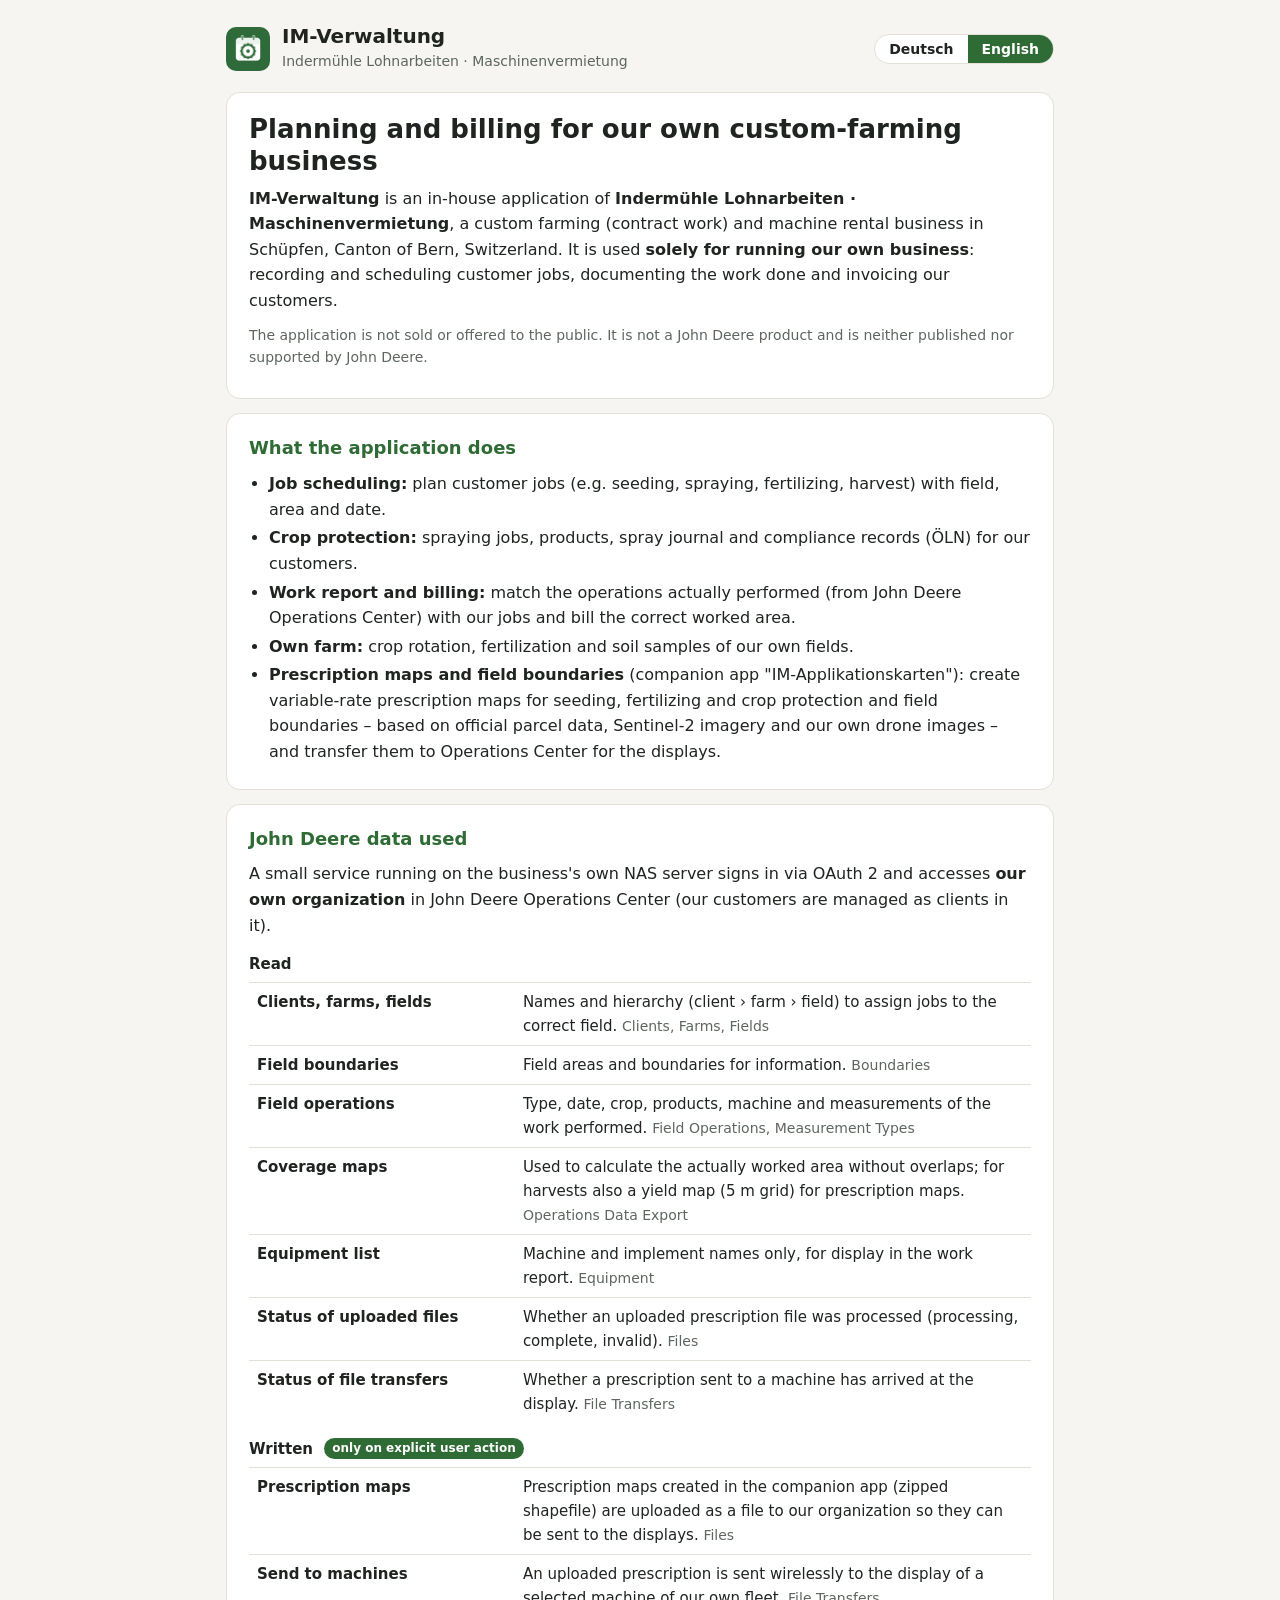
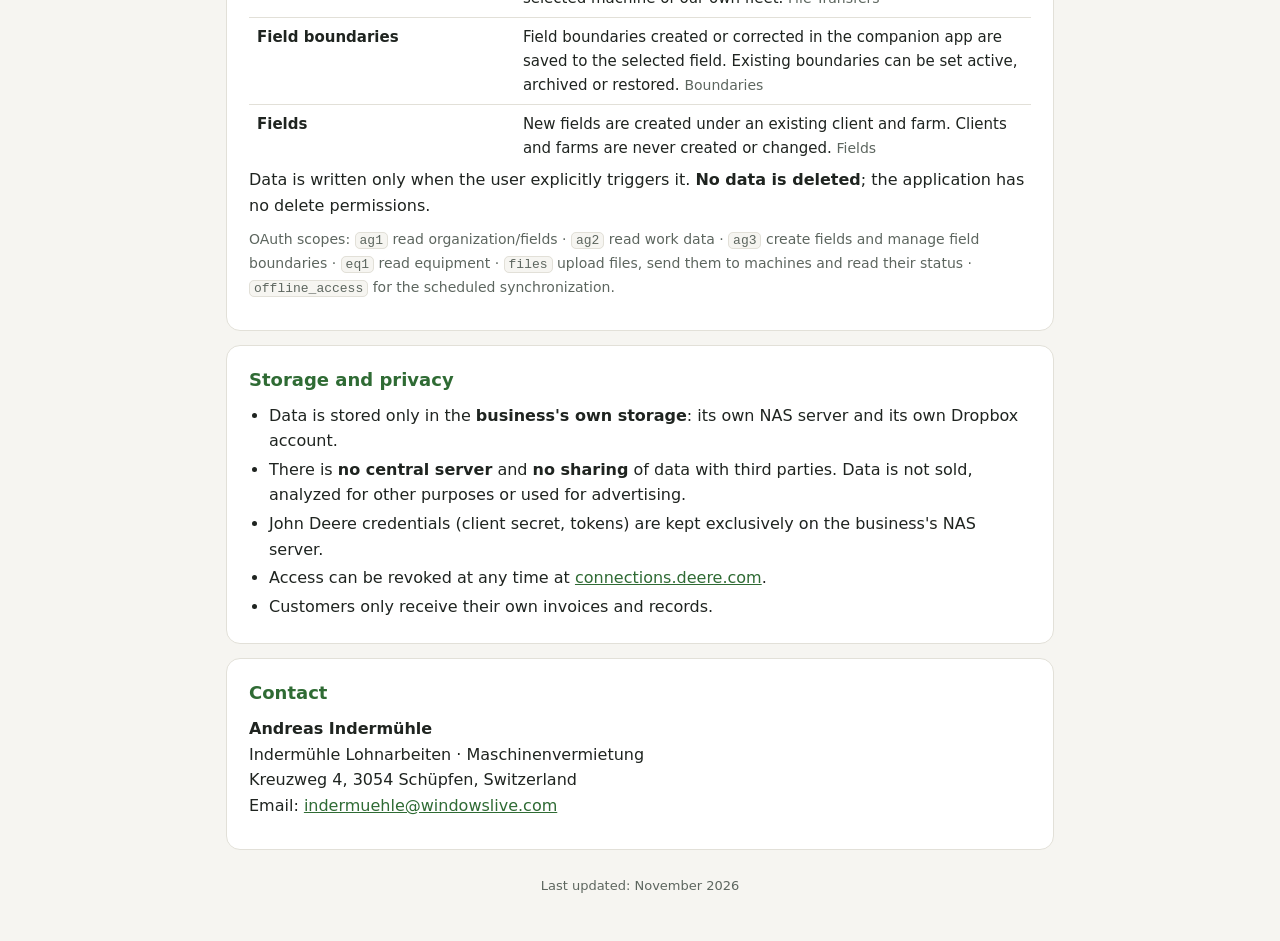
<file: info/index.html>
<!doctype html>
<html lang="de">
<head>
<meta charset="utf-8">
<meta name="viewport" content="width=device-width, initial-scale=1">
<title>IM-Verwaltung · Indermühle Lohnarbeiten</title>
<meta name="description" content="IM-Verwaltung – Planungs- und Abrechnungsprogramm von Indermühle Lohnarbeiten · Maschinenvermietung, Schüpfen. Information zur Nutzung von John-Deere-Operations-Center-Daten.">
<link rel="icon" href="../icon-192.png" type="image/png">
<style>
  :root { --bg: #f6f5f1; --card: #fff; --ink: #1f2420; --muted: #5d665f; --line: #e2e0d8; --accent: #2f6b34; --accent2: #e8f1e6; }
  @media (prefers-color-scheme: dark) { :root { --bg: #161917; --card: #1f2321; --ink: #e9ece8; --muted: #a3aca4; --line: #333a35; --accent: #7cc483; --accent2: #22302400; } }
  * { box-sizing: border-box; }
  html { -webkit-text-size-adjust: 100%; }
  body { margin: 0; background: var(--bg); color: var(--ink); font: 16px/1.6 system-ui, -apple-system, "Segoe UI", Roboto, sans-serif; }
  .wrap { max-width: 860px; margin: 0 auto; padding: 24px 16px 48px; }
  header { display: flex; align-items: center; gap: 14px; flex-wrap: wrap; justify-content: space-between; margin-bottom: 18px; }
  .brand { display: flex; align-items: center; gap: 12px; }
  .brand img { width: 44px; height: 44px; border-radius: 10px; }
  .brand b { display: block; font-size: 20px; line-height: 1.2; }
  .brand span { color: var(--muted); font-size: 14px; }
  .lang { display: inline-flex; border: 1px solid var(--line); border-radius: 999px; overflow: hidden; background: var(--card); }
  .lang button { border: 0; background: none; color: var(--ink); padding: 6px 14px; font: 600 14px system-ui, sans-serif; cursor: pointer; }
  .lang button[aria-pressed="true"] { background: var(--accent); color: #fff; }
  .card { background: var(--card); border: 1px solid var(--line); border-radius: 14px; padding: 20px 22px; margin: 14px 0; }
  h1 { font-size: 26px; line-height: 1.25; margin: 0 0 8px; }
  h2 { font-size: 18px; margin: 0 0 8px; color: var(--accent); }
  h3 { font-size: 15px; margin: 14px 0 6px; }
  p { margin: 0 0 10px; }
  ul { margin: 6px 0 4px; padding-left: 20px; }
  li { margin: 3px 0; }
  .muted { color: var(--muted); font-size: 14px; }
  table { width: 100%; border-collapse: collapse; font-size: 15px; }
  td, th { text-align: left; vertical-align: top; padding: 7px 8px; border-top: 1px solid var(--line); }
  th { font-weight: 600; white-space: nowrap; width: 34%; }
  code { font-size: 13px; background: var(--bg); border: 1px solid var(--line); border-radius: 5px; padding: 0 4px; }
  .pill { display: inline-block; font-size: 12px; font-weight: 700; padding: 1px 8px; border-radius: 999px; background: var(--accent); color: #fff; vertical-align: 2px; margin-left: 6px; }
  a { color: var(--accent); }
  footer { margin-top: 26px; color: var(--muted); font-size: 13px; text-align: center; }
  [lang="en"] .de, [lang="de"] .en { display: none !important; }
  @media (max-width: 560px) { th { width: auto; display: block; border-top: 1px solid var(--line); padding-bottom: 0; } td { display: block; border-top: 0; padding-top: 2px; } h1 { font-size: 22px; } }
</style>
</head>
<body>
<div class="wrap">
  <header>
    <div class="brand"><img src="../icon-192.png" alt=""><div><b>IM-Verwaltung</b><span>Indermühle Lohnarbeiten · Maschinenvermietung</span></div></div>
    <div class="lang" role="group" aria-label="Sprache / Language">
      <button type="button" data-l="de" aria-pressed="true">Deutsch</button><button type="button" data-l="en" aria-pressed="false">English</button>
    </div>
  </header>

  <!-- ===================== DEUTSCH ===================== -->
  <div class="de">
    <section class="card">
      <h1>Planung und Abrechnung für den eigenen Lohnunternehmer-Betrieb</h1>
      <p>Der <b>IM-Verwaltung</b> ist ein selbst entwickeltes Programm des Betriebs <b>Indermühle Lohnarbeiten · Maschinenvermietung</b> in Schüpfen (Kanton Bern, Schweiz). Es dient ausschliesslich der <b>eigenen Betriebsführung</b>: Aufträge erfassen und planen, Arbeiten rapportieren und den Kunden abrechnen.</p>
      <p class="muted">Das Programm wird nicht verkauft und nicht öffentlich angeboten. Es ist kein Produkt von John Deere und wird von John Deere weder herausgegeben noch unterstützt.</p>
    </section>

    <section class="card">
      <h2>Was das Programm macht</h2>
      <ul>
        <li><b>Auftragsplanung:</b> Lohnaufträge der Kunden (z. B. Säen, Spritzen, Düngen, Ernte) mit Feld, Fläche und Termin planen.</li>
        <li><b>Pflanzenschutz:</b> Spritzaufträge, Mittel, Journal und ÖLN-Nachweis für die Kunden.</li>
        <li><b>Bericht und Abrechnung:</b> Die tatsächlich ausgeführten Arbeiten aus dem John Deere Operations Center mit den Aufträgen abgleichen und die bearbeitete Fläche korrekt abrechnen.</li>
        <li><b>Eigener Betrieb:</b> Fruchtfolge, Düngung und Bodenproben der eigenen Parzellen.</li>
        <li><b>Applikationskarten und Feldgrenzen</b> (Zusatzprogramm «IM-Applikationskarten»): Applikationskarten für Saat, Düngung und Pflanzenschutz sowie Feldgrenzen erstellen – auf Grundlage amtlicher Parzellendaten, Sentinel-2-Satellitenbildern und eigener Drohnenbilder – und für die Terminals ins Operations Center übertragen.</li>
      </ul>
    </section>

    <section class="card">
      <h2>Welche John-Deere-Daten genutzt werden</h2>
      <p>Ein kleiner Dienst auf dem eigenen NAS-Server des Betriebs greift nach der Anmeldung (OAuth&nbsp;2) auf die <b>eigene Organisation</b> im John Deere Operations Center zu (die Kunden des Betriebs sind darin als Mandanten geführt).</p>
      <h3>Gelesen</h3>
      <table>
        <tr><th>Kunden, Betriebe, Felder</th><td>Namen und Zuordnung (Mandant › Betrieb › Feld), damit Aufträge dem richtigen Feld zugeordnet werden. <span class="muted">Clients, Farms, Fields</span></td></tr>
        <tr><th>Feldgrenzen</th><td>Fläche und Grenzen der Felder zur Information. <span class="muted">Boundaries</span></td></tr>
        <tr><th>Arbeitsgänge</th><td>Art, Datum, Kultur, Produkte, Maschine und Messwerte der ausgeführten Arbeiten. <span class="muted">Field Operations, Measurement Types</span></td></tr>
        <tr><th>Bedeckungskarten</th><td>Daraus wird die tatsächlich bearbeitete Fläche ohne Überlappungen berechnet; bei Ernten zusätzlich eine Ertragskarte (Raster 5 m) für Applikationskarten. <span class="muted">Operations Data Export</span></td></tr>
        <tr><th>Maschinenliste</th><td>Nur die Namen der Maschinen und Geräte, zur Anzeige im Bericht. <span class="muted">Equipment</span></td></tr>
        <tr><th>Status hochgeladener Dateien</th><td>Ob eine hochgeladene Applikationskarte verarbeitet wurde (in Bearbeitung, fertig, ungültig). <span class="muted">Files</span></td></tr>
        <tr><th>Status von Übertragungen</th><td>Ob eine an eine Maschine gesendete Applikationskarte am Terminal angekommen ist. <span class="muted">File Transfers</span></td></tr>
      </table>
      <h3>Geschrieben <span class="pill">nur auf ausdrücklichen Befehl</span></h3>
      <table>
        <tr><th>Applikationskarten</th><td>Im Zusatzprogramm erstellte Applikationskarten (Shapefile als ZIP) werden als Datei in die Organisation hochgeladen, damit sie an die Terminals gesendet werden können. <span class="muted">Files</span></td></tr>
        <tr><th>An Maschinen senden</th><td>Eine hochgeladene Applikationskarte wird drahtlos an das Terminal einer ausgewählten eigenen Maschine gesendet. <span class="muted">File Transfers</span></td></tr>
        <tr><th>Feldgrenzen</th><td>Im Zusatzprogramm erstellte oder korrigierte Feldgrenzen werden beim gewählten Feld gespeichert. Bestehende Grenzen können aktiv gesetzt, archiviert oder wieder hervorgeholt werden. <span class="muted">Boundaries</span></td></tr>
        <tr><th>Felder</th><td>Neue Felder werden bei einem bestehenden Kunden und Betrieb angelegt. Kunden und Betriebe werden nicht angelegt oder verändert. <span class="muted">Fields</span></td></tr>
      </table>
      <p>Geschrieben wird nur, wenn der Benutzer das ausdrücklich auslöst. Es werden <b>keine Daten gelöscht</b>; das Programm hat keine Löschrechte.</p>
      <p class="muted" style="margin-top:10px">Berechtigungen (Scopes): <code>ag1</code> Felder/Organisation lesen · <code>ag2</code> Arbeitsdaten lesen · <code>ag3</code> Felder anlegen und Feldgrenzen verwalten · <code>eq1</code> Maschinen lesen · <code>files</code> Dateien hochladen, an Maschinen senden und deren Status lesen · <code>offline_access</code> für den automatischen Abgleich.</p>
    </section>

    <section class="card">
      <h2>Speicherung und Datenschutz</h2>
      <ul>
        <li>Die Daten werden nur im <b>eigenen Speicher des Betriebs</b> abgelegt: auf dem eigenen NAS-Server und im eigenen Dropbox-Konto.</li>
        <li>Es gibt <b>keinen zentralen Server</b> und <b>keine Weitergabe</b> der Daten an Dritte. Es werden keine Daten verkauft, ausgewertet oder für Werbung genutzt.</li>
        <li>Die Zugangsdaten zu John Deere (Client-Secret, Tokens) bleiben ausschliesslich auf dem NAS-Server des Betriebs.</li>
        <li>Die Freigabe der Organisation kann jederzeit unter <a href="https://connections.deere.com" rel="noopener">connections.deere.com</a> widerrufen werden.</li>
        <li>Kunden erhalten aus den Daten nur ihre eigenen Abrechnungen und Nachweise.</li>
      </ul>
    </section>

    <section class="card">
      <h2>Kontakt</h2>
      <p><b>Andreas Indermühle</b><br>Indermühle Lohnarbeiten · Maschinenvermietung<br>Kreuzweg 4, 3054 Schüpfen, Schweiz<br>E-Mail: <a href="mailto:indermuehle@windowslive.com">indermuehle@windowslive.com</a></p>
    </section>
  </div>

  <!-- ===================== ENGLISH ===================== -->
  <div class="en">
    <section class="card">
      <h1>Planning and billing for our own custom-farming business</h1>
      <p><b>IM-Verwaltung</b> is an in-house application of <b>Indermühle Lohnarbeiten · Maschinenvermietung</b>, a custom farming (contract work) and machine rental business in Schüpfen, Canton of Bern, Switzerland. It is used <b>solely for running our own business</b>: recording and scheduling customer jobs, documenting the work done and invoicing our customers.</p>
      <p class="muted">The application is not sold or offered to the public. It is not a John Deere product and is neither published nor supported by John Deere.</p>
    </section>

    <section class="card">
      <h2>What the application does</h2>
      <ul>
        <li><b>Job scheduling:</b> plan customer jobs (e.g. seeding, spraying, fertilizing, harvest) with field, area and date.</li>
        <li><b>Crop protection:</b> spraying jobs, products, spray journal and compliance records (ÖLN) for our customers.</li>
        <li><b>Work report and billing:</b> match the operations actually performed (from John Deere Operations Center) with our jobs and bill the correct worked area.</li>
        <li><b>Own farm:</b> crop rotation, fertilization and soil samples of our own fields.</li>
        <li><b>Prescription maps and field boundaries</b> (companion app "IM-Applikationskarten"): create variable-rate prescription maps for seeding, fertilizing and crop protection and field boundaries – based on official parcel data, Sentinel-2 imagery and our own drone images – and transfer them to Operations Center for the displays.</li>
      </ul>
    </section>

    <section class="card">
      <h2>John Deere data used</h2>
      <p>A small service running on the business's own NAS server signs in via OAuth&nbsp;2 and accesses <b>our own organization</b> in John Deere Operations Center (our customers are managed as clients in it).</p>
      <h3>Read</h3>
      <table>
        <tr><th>Clients, farms, fields</th><td>Names and hierarchy (client › farm › field) to assign jobs to the correct field. <span class="muted">Clients, Farms, Fields</span></td></tr>
        <tr><th>Field boundaries</th><td>Field areas and boundaries for information. <span class="muted">Boundaries</span></td></tr>
        <tr><th>Field operations</th><td>Type, date, crop, products, machine and measurements of the work performed. <span class="muted">Field Operations, Measurement Types</span></td></tr>
        <tr><th>Coverage maps</th><td>Used to calculate the actually worked area without overlaps; for harvests also a yield map (5 m grid) for prescription maps. <span class="muted">Operations Data Export</span></td></tr>
        <tr><th>Equipment list</th><td>Machine and implement names only, for display in the work report. <span class="muted">Equipment</span></td></tr>
        <tr><th>Status of uploaded files</th><td>Whether an uploaded prescription file was processed (processing, complete, invalid). <span class="muted">Files</span></td></tr>
        <tr><th>Status of file transfers</th><td>Whether a prescription sent to a machine has arrived at the display. <span class="muted">File Transfers</span></td></tr>
      </table>
      <h3>Written <span class="pill">only on explicit user action</span></h3>
      <table>
        <tr><th>Prescription maps</th><td>Prescription maps created in the companion app (zipped shapefile) are uploaded as a file to our organization so they can be sent to the displays. <span class="muted">Files</span></td></tr>
        <tr><th>Send to machines</th><td>An uploaded prescription is sent wirelessly to the display of a selected machine of our own fleet. <span class="muted">File Transfers</span></td></tr>
        <tr><th>Field boundaries</th><td>Field boundaries created or corrected in the companion app are saved to the selected field. Existing boundaries can be set active, archived or restored. <span class="muted">Boundaries</span></td></tr>
        <tr><th>Fields</th><td>New fields are created under an existing client and farm. Clients and farms are never created or changed. <span class="muted">Fields</span></td></tr>
      </table>
      <p>Data is written only when the user explicitly triggers it. <b>No data is deleted</b>; the application has no delete permissions.</p>
      <p class="muted" style="margin-top:10px">OAuth scopes: <code>ag1</code> read organization/fields · <code>ag2</code> read work data · <code>ag3</code> create fields and manage field boundaries · <code>eq1</code> read equipment · <code>files</code> upload files, send them to machines and read their status · <code>offline_access</code> for the scheduled synchronization.</p>
    </section>

    <section class="card">
      <h2>Storage and privacy</h2>
      <ul>
        <li>Data is stored only in the <b>business's own storage</b>: its own NAS server and its own Dropbox account.</li>
        <li>There is <b>no central server</b> and <b>no sharing</b> of data with third parties. Data is not sold, analyzed for other purposes or used for advertising.</li>
        <li>John Deere credentials (client secret, tokens) are kept exclusively on the business's NAS server.</li>
        <li>Access can be revoked at any time at <a href="https://connections.deere.com" rel="noopener">connections.deere.com</a>.</li>
        <li>Customers only receive their own invoices and records.</li>
      </ul>
    </section>

    <section class="card">
      <h2>Contact</h2>
      <p><b>Andreas Indermühle</b><br>Indermühle Lohnarbeiten · Maschinenvermietung<br>Kreuzweg 4, 3054 Schüpfen, Switzerland<br>Email: <a href="mailto:indermuehle@windowslive.com">indermuehle@windowslive.com</a></p>
    </section>
  </div>

  <footer><span class="de">Stand: November 2026</span><span class="en">Last updated: November 2026</span></footer>
</div>
<script>
  (function () {
    var set = function (l) {
      document.documentElement.lang = l;
      document.querySelectorAll('.lang button').forEach(function (b) { b.setAttribute('aria-pressed', String(b.dataset.l === l)); });
      try { localStorage.setItem('im_info_lang', l); } catch (e) {}
    };
    var q = (location.hash || '').replace('#', '');
    var l = q === 'en' || q === 'de' ? q : null;
    if (!l) { try { l = localStorage.getItem('im_info_lang'); } catch (e) {} }
    if (!l) l = /^de/i.test(navigator.language || '') ? 'de' : 'en';
    set(l);
    document.querySelectorAll('.lang button').forEach(function (b) { b.addEventListener('click', function () { set(b.dataset.l); history.replaceState(null, '', '#' + b.dataset.l); }); });
  })();
</script>
</body>
</html>
</file>
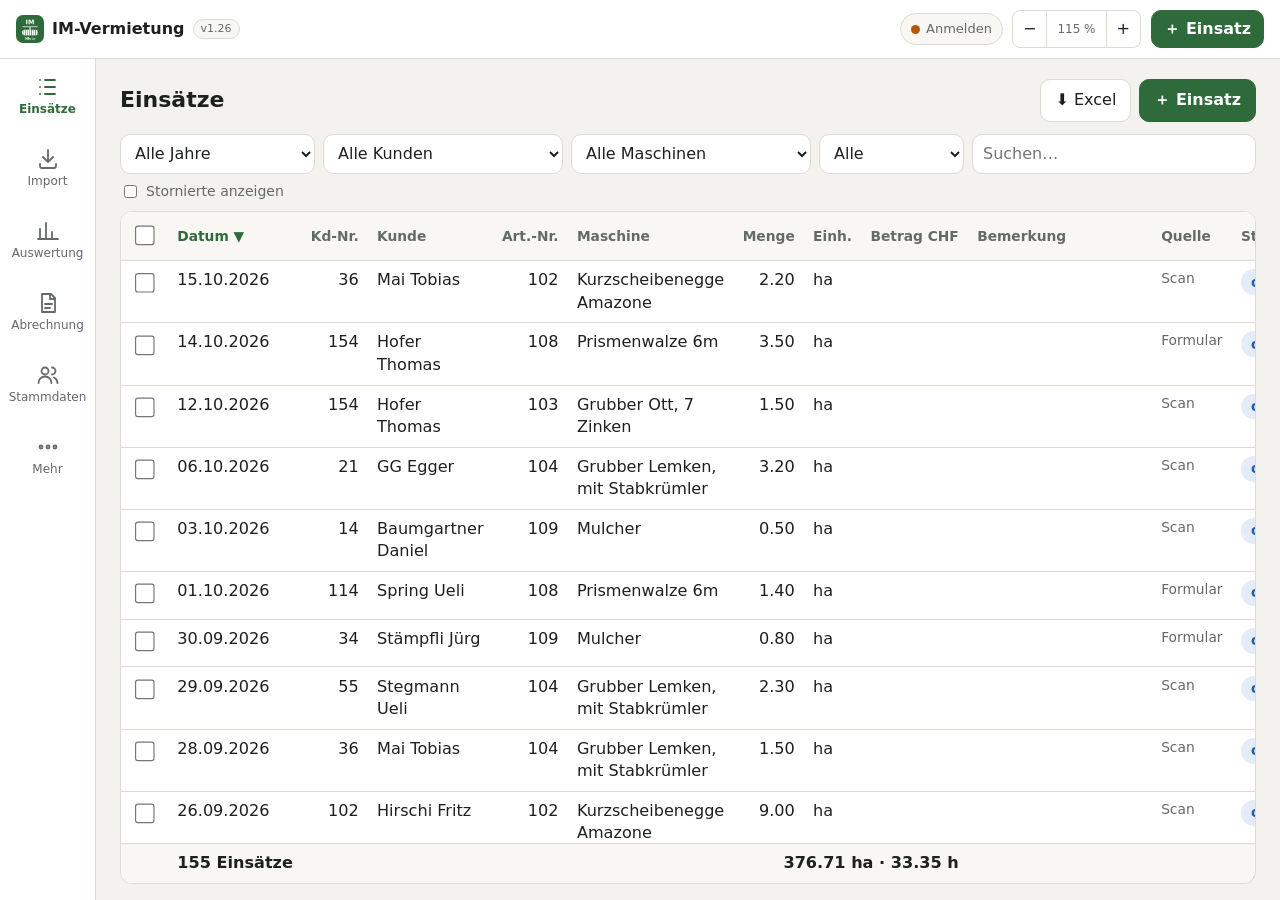
<file: vermietung/index.html>
<!doctype html>
<html lang="de-CH">
<head>
<meta charset="utf-8">
<meta name="viewport" content="width=device-width, initial-scale=1, viewport-fit=cover">
<title>IM-Vermietung</title>
<meta name="theme-color" content="#2f6b3a">
<meta name="apple-mobile-web-app-capable" content="yes">
<meta name="mobile-web-app-capable" content="yes">
<meta name="apple-mobile-web-app-status-bar-style" content="default">
<meta name="apple-mobile-web-app-title" content="IM-Vermietung">
<link rel="manifest" href="manifest.webmanifest">
<link rel="icon" href="icon-192.png" type="image/png">
<link rel="apple-touch-icon" href="apple-touch-icon.png">
<link rel="stylesheet" href="styles.css">
</head>
<body>
<header class="top">
  <div class="brand">
    <a href="../start/" title="Alle IM-Programme (Startseite)" style="display:inline-flex"><img src="icon-192.png" alt="" width="28" height="28"></a>
    <span>IM-Vermietung</span><small class="ver" id="appVer"></small>
  </div>
  <button class="sync" id="syncBtn" data-act="sync" title="Jetzt synchronisieren">
    <span class="dot" id="syncDot"></span><span id="syncText">…</span>
  </button>
  <span class="zoomctl hdrzoom" id="hdrZoom"><button class="btn hbtn" type="button" data-act="zoomOut" aria-label="Ansicht verkleinern" title="Ansicht verkleinern (Ctrl −, Ctrl+Mausrad)">−</button><button class="btn hbtn zvb" type="button" id="zoomTxt" data-act="zoomReset" title="Zoom zurücksetzen auf 115 % (Ctrl 0)">115 %</button><button class="btn hbtn" type="button" data-act="zoomIn" aria-label="Ansicht vergrössern" title="Ansicht vergrössern (Ctrl +)">+</button></span>
  <button class="btn primary new" data-act="newEinsatz">＋ <span class="hide-sm">Einsatz</span></button>
</header>

<nav class="tabs" id="tabs">
  <button data-view="einsaetze"><svg viewBox="0 0 24 24"><path d="M9 5h10M9 12h10M9 19h10M4 5h.01M4 12h.01M4 19h.01"/></svg><span>Einsätze</span></button>
  <button data-view="import"><svg viewBox="0 0 24 24"><path d="M12 3v12M7 10l5 5 5-5"/><path d="M4 17v2a2 2 0 0 0 2 2h12a2 2 0 0 0 2-2v-2"/></svg><span>Import</span></button>
  <button data-view="auswertung"><svg viewBox="0 0 24 24"><path d="M4 20V10M10 20V4M16 20v-7M22 20H2"/></svg><span>Auswertung</span></button>
  <button data-view="abrechnung"><svg viewBox="0 0 24 24"><path d="M6 3h9l4 4v14H6z"/><path d="M14 3v5h5M9 13h7M9 17h5"/></svg><span>Abrechnung</span></button>
  <button data-view="stamm"><svg viewBox="0 0 24 24"><circle cx="9" cy="8" r="3.5"/><path d="M2.5 20a6.5 6.5 0 0 1 13 0"/><path d="M16 4.5a3.5 3.5 0 0 1 0 7M18 14.5a6.5 6.5 0 0 1 3.5 5.5"/></svg><span>Stammdaten</span></button>
  <button data-view="mehr"><svg viewBox="0 0 24 24"><circle cx="5" cy="12" r="1.5"/><circle cx="12" cy="12" r="1.5"/><circle cx="19" cy="12" r="1.5"/></svg><span>Mehr</span></button>
</nav>

<main id="main">
  <div id="toolbar"></div>
  <div id="content"></div>
</main>

<div id="selbar" hidden></div>
<dialog id="dlg"><form method="dialog" id="dlgForm"></form></dialog>
<div id="toast" role="status"></div>
<div id="printArea"></div>

<script src="config.js"></script>
<script src="../gemeinsam/im-basis.js?v=3"></script>
<script src="app.js"></script>
</body>
</html>
</file>
<file: styles.css>
:root {
  --bg: #f3f2ee;
  --surface: #ffffff;
  --surface-2: #f8f7f4;
  --line: #dedbd3;
  --text: #1d211e;
  --muted: #646a65;
  --accent: #2f6b3a;
  --accent-ink: #ffffff;
  --accent-soft: #e3efe4;
  --danger: #b3261e;
  --warn: #b5580b;
  --warn-soft: #fbead9;
  --s-offen: #6b7280;
  --s-geplant: #1f5fae;
  --s-erledigt: #2f7d3b;
  --s-verrechnet: #8a8f8b;
  --shadow: 0 1px 2px rgba(0,0,0,.06), 0 2px 8px rgba(0,0,0,.04);
  --radius: 12px;
  --tabh: 64px;
  color-scheme: light;
}
@media (prefers-color-scheme: dark) {
  :root:not([data-theme="light"]) {
    --bg: #141614; --surface: #1d201d; --surface-2: #232723; --line: #343a35;
    --text: #e9ece8; --muted: #a0a8a2; --accent: #6fbf7c; --accent-ink: #0d1a0f;
    --accent-soft: #24372a; --danger: #ff8a80; --warn: #f0a35b; --warn-soft: #3a2b1c;
    --s-offen: #9aa1ab; --s-geplant: #7fb0f0; --s-erledigt: #7fcf8b; --s-verrechnet: #7d847f;
    --shadow: none; color-scheme: dark;
  }
}
:root[data-theme="dark"] {
  --bg: #141614; --surface: #1d201d; --surface-2: #232723; --line: #343a35;
  --text: #e9ece8; --muted: #a0a8a2; --accent: #6fbf7c; --accent-ink: #0d1a0f;
  --accent-soft: #24372a; --danger: #ff8a80; --warn: #f0a35b; --warn-soft: #3a2b1c;
  --s-offen: #9aa1ab; --s-geplant: #7fb0f0; --s-erledigt: #7fcf8b; --s-verrechnet: #7d847f;
  --shadow: none; color-scheme: dark;
}

* { box-sizing: border-box; }
html { -webkit-text-size-adjust: 100%; }
body {
  margin: 0; background: var(--bg); color: var(--text);
  font: 16px/1.4 -apple-system, BlinkMacSystemFont, "Segoe UI", system-ui, Roboto, sans-serif;
  padding-top: env(safe-area-inset-top);
}
button, input, select, textarea { font: inherit; color: inherit; }
a { color: var(--accent); }
.hide-sm { display: none; }
@media (min-width: 700px) { .hide-sm { display: inline; } }

/* ---------- Kopf ---------- */
.top {
  position: sticky; top: 0; z-index: 20;
  display: flex; align-items: center; gap: 10px;
  padding: 10px max(16px, env(safe-area-inset-right)) 10px max(16px, env(safe-area-inset-left));
  background: var(--surface); border-bottom: 1px solid var(--line);
}
.brand { display: flex; align-items: center; gap: 8px; font-weight: 700; flex: 1; min-width: 0; }
.brand img { border-radius: 7px; }
.brand span { white-space: nowrap; overflow: hidden; text-overflow: ellipsis; }
.sync {
  display: flex; align-items: center; gap: 6px; border: 1px solid var(--line);
  background: var(--surface-2); border-radius: 999px; padding: 6px 10px; font-size: 13px;
  color: var(--muted); cursor: pointer; max-width: calc(46vw / var(--uz, 1));
}
.sync span:last-child { white-space: nowrap; overflow: hidden; text-overflow: ellipsis; }
.dot { width: 9px; height: 9px; border-radius: 50%; background: var(--s-offen); flex: none; }
.dot.ok { background: var(--s-erledigt); }
.dot.busy { background: var(--s-geplant); animation: pulse 1s infinite; }
.dot.warn { background: var(--warn); }
.dot.err { background: var(--danger); }
@keyframes pulse { 50% { opacity: .3; } }

/* ---------- Navigation ---------- */
.tabs {
  position: fixed; left: 0; right: 0; bottom: 0; z-index: 20;
  display: grid; grid-template-columns: repeat(var(--n, 7), minmax(0, 1fr));
  background: var(--surface); border-top: 1px solid var(--line);
  padding-bottom: env(safe-area-inset-bottom);
}
.tabs button {
  display: flex; flex-direction: column; align-items: center; gap: 2px;
  border: 0; background: none; padding: 8px 2px 6px; font-size: 11px; color: var(--muted); cursor: pointer;
  min-height: 56px;
}
.tabs svg { width: 24px; height: 24px; fill: none; stroke: currentColor; stroke-width: 1.8; stroke-linecap: round; stroke-linejoin: round; }
.tabs button.on { color: var(--accent); font-weight: 600; }
main {
  padding: 14px max(16px, env(safe-area-inset-right)) calc(var(--tabh) + 24px + env(safe-area-inset-bottom)) max(16px, env(safe-area-inset-left));
  max-width: 1500px; margin: 0 auto;
}
@media (min-width: 600px) {
  .tabs {
    position: fixed; top: 57px; bottom: 0; right: auto; width: 96px;
    grid-template-columns: 1fr; grid-auto-rows: 72px; align-content: start;
    border-top: 0; border-right: 1px solid var(--line); padding-top: 8px;
  }
  .tabs button { font-size: 12px; }
  main { margin-left: 96px; padding: 20px 24px 40px; }
}

/* ---------- Werkzeugleiste ---------- */
#toolbar { display: flex; flex-wrap: wrap; gap: 8px; align-items: center; margin-bottom: 12px; }
#toolbar h1 { font-size: 22px; margin: 0 auto 0 0; }
.seg { display: inline-flex; background: var(--surface); border: 1px solid var(--line); border-radius: 10px; padding: 3px; overflow-x: auto; max-width: 100%; }
.seg button { border: 0; background: none; padding: 7px 12px; border-radius: 8px; font-size: 14px; cursor: pointer; white-space: nowrap; color: var(--muted); }
.seg button.on { background: var(--accent); color: var(--accent-ink); font-weight: 600; }
.search { flex: 1 1 200px; min-width: 0; }
.input, select.input, textarea.input {
  width: 100%; padding: 10px 12px; border: 1px solid var(--line); border-radius: 10px;
  background: var(--surface); min-height: 44px;
}
textarea.input { min-height: 80px; resize: vertical; }
.input:focus { outline: 2px solid var(--accent); outline-offset: -1px; border-color: transparent; }
.btn {
  display: inline-flex; align-items: center; justify-content: center; gap: 6px;
  border: 1px solid var(--line); background: var(--surface); border-radius: 10px;
  padding: 9px 14px; min-height: 42px; cursor: pointer; font-weight: 500; white-space: nowrap;
}
.btn:hover { border-color: var(--muted); }
.btn.primary { background: var(--accent); border-color: var(--accent); color: var(--accent-ink); font-weight: 600; }
.btn.danger { color: var(--danger); }
.btn.small { min-height: 34px; padding: 5px 10px; font-size: 14px; }
.btn.ghost { border-color: transparent; background: transparent; }
.top .btn.new { min-height: 38px; padding: 7px 12px; }

/* ---------- Karten ---------- */
.list { display: grid; gap: 10px; }
@media (min-width: 700px) { .list.grid { grid-template-columns: repeat(auto-fill, minmax(320px, 1fr)); } }
.card {
  background: var(--surface); border: 1px solid var(--line); border-radius: var(--radius);
  padding: 12px 14px; box-shadow: var(--shadow); cursor: pointer; position: relative;
}
.card:hover { border-color: var(--muted); }
.card.prio { border-left: 4px solid var(--warn); }
.card .row1 { display: flex; gap: 8px; align-items: baseline; }
.card .title { font-weight: 650; flex: 1; min-width: 0; overflow-wrap: anywhere; }
.card .sub { color: var(--muted); font-size: 14px; margin-top: 2px; overflow-wrap: anywhere; }
.card .meta { display: flex; flex-wrap: wrap; gap: 6px; margin-top: 8px; align-items: center; }
.card .actions { display: flex; gap: 6px; margin-top: 10px; flex-wrap: wrap; }
.chip { font-size: 12px; padding: 3px 8px; border-radius: 999px; background: var(--surface-2); border: 1px solid var(--line); white-space: nowrap; }
.chip.warn { background: var(--warn-soft); border-color: transparent; color: var(--warn); font-weight: 600; }
.badge { font-size: 12px; font-weight: 600; padding: 2px 8px; border-radius: 6px; color: #fff; white-space: nowrap; }
.badge.offen { background: var(--s-offen); }
.badge.geplant { background: var(--s-geplant); }
.badge.erledigt { background: var(--s-erledigt); }
.badge.verrechnet { background: var(--s-verrechnet); }
:root[data-theme="dark"] .badge, .badge { color: #fff; }
@media (prefers-color-scheme: dark) { :root:not([data-theme="light"]) .badge { color: #111; } }
:root[data-theme="dark"] .badge { color: #111; }
.who { display: inline-flex; align-items: center; gap: 5px; font-size: 13px; }
.who i { width: 10px; height: 10px; border-radius: 50%; display: inline-block; }
.nr { font-size: 12px; color: var(--muted); font-variant-numeric: tabular-nums; }
.empty { text-align: center; color: var(--muted); padding: 40px 10px; }
.section-h { font-size: 13px; font-weight: 700; text-transform: uppercase; letter-spacing: .04em; color: var(--muted); margin: 18px 0 8px; }
.links { display: flex; gap: 12px; flex-wrap: wrap; margin-top: 6px; font-size: 14px; }
.links a { text-decoration: none; font-weight: 500; }

/* ---------- Wochenplan ---------- */
.weekhead { display: flex; align-items: center; gap: 6px; flex-wrap: wrap; }
.weekhead .lbl { font-weight: 650; min-width: 150px; text-align: center; }
.week { display: grid; gap: 12px; }
.day { background: var(--surface); border: 1px solid var(--line); border-radius: var(--radius); padding: 10px; }
.day.today { border-color: var(--accent); box-shadow: 0 0 0 1px var(--accent); }
.day h3 { margin: 0 0 8px; font-size: 14px; display: flex; justify-content: space-between; gap: 6px; }
.day h3 small { color: var(--muted); font-weight: 500; }
.day .slot { display: grid; gap: 8px; min-height: 28px; }
.day.drop { background: var(--accent-soft); }
.day .none { color: var(--muted); font-size: 13px; }
.pcard { background: var(--surface-2); border: 1px solid var(--line); border-radius: 10px; padding: 8px 10px; cursor: pointer; font-size: 14px; border-left: 4px solid var(--s-geplant); }
.pcard.erledigt, .pcard.verrechnet { opacity: .65; border-left-color: var(--s-erledigt); }
.pcard.prio { border-left-color: var(--warn); }
.pcard b { display: block; overflow-wrap: anywhere; }
.pcard .sub { color: var(--muted); font-size: 13px; overflow-wrap: anywhere; }
.pcard .meta { display: flex; flex-wrap: wrap; gap: 4px; margin-top: 4px; }
.pcard[draggable="true"] { cursor: grab; }
.planwrap { display: grid; gap: 14px; }
.unplanned { background: var(--surface); border: 1px dashed var(--muted); border-radius: var(--radius); padding: 10px; }
.unplanned summary { cursor: pointer; font-weight: 650; }
.unplanned .slot { display: grid; gap: 8px; margin-top: 8px; }
.unplanned.drop { background: var(--accent-soft); }
@media (min-width: 1100px) {
  .planwrap { grid-template-columns: minmax(0,1fr) 270px; align-items: start; }
  .week { grid-template-columns: repeat(7, minmax(0, 1fr)); gap: 8px; }
  .day { min-height: 360px; }
  .unplanned { position: sticky; top: 76px; max-height: calc(calc(100vh / var(--uz, 1)) - 100px); overflow: auto; }
  .unplanned summary { pointer-events: none; list-style: none; }
}

/* ---------- Dialog ---------- */
dialog {
  border: 0; padding: 0; border-radius: 16px; width: min(640px, calc(100vw / var(--uz, 1)) - 24px);
  max-height: calc(calc(100dvh / var(--uz, 1)) - 24px); background: var(--surface); color: var(--text);
  box-shadow: 0 20px 60px rgba(0,0,0,.3);
}
dialog::backdrop { background: rgba(0,0,0,.4); }
@media (max-width: 699px) {
  dialog { width: calc(100vw / var(--uz, 1)); max-width: calc(100vw / var(--uz, 1)); height: calc(100dvh / var(--uz, 1)); max-height: calc(100dvh / var(--uz, 1)); margin: 0; border-radius: 0; }
}
#dlgForm { display: flex; flex-direction: column; max-height: inherit; height: 100%; }
.dh { display: flex; align-items: center; gap: 8px; padding: calc(12px + env(safe-area-inset-top)) 16px 12px; border-bottom: 1px solid var(--line); }
@media (min-width: 700px) { .dh { padding-top: 14px; } }
.dh h2 { margin: 0; font-size: 18px; flex: 1; }
.db { padding: 14px 16px; overflow-y: auto; flex: 1; -webkit-overflow-scrolling: touch; }
.df { display: flex; gap: 8px; padding: 12px 16px calc(12px + env(safe-area-inset-bottom)); border-top: 1px solid var(--line); flex-wrap: wrap; }
.df .spacer { flex: 1; }
.fld { display: block; margin-bottom: 12px; }
.fld > span { display: block; font-size: 13px; font-weight: 600; color: var(--muted); margin-bottom: 4px; }
.fld .hint { font-size: 12px; color: var(--warn); margin-top: 3px; }
.two { display: grid; grid-template-columns: 1fr 1fr; gap: 10px; }
.three { display: grid; grid-template-columns: 1fr 1fr 1fr; gap: 10px; }
@media (max-width: 420px) { .three { grid-template-columns: 1fr 1fr; } }
.chips { display: flex; flex-wrap: wrap; gap: 6px; }
.chips label { position: relative; }
.chips input { position: absolute; opacity: 0; pointer-events: none; }
.chips label span {
  display: inline-block; padding: 8px 12px; border: 1px solid var(--line); border-radius: 999px;
  font-size: 14px; cursor: pointer; background: var(--surface); user-select: none;
}
.chips input:checked + span { background: var(--accent); border-color: var(--accent); color: var(--accent-ink); font-weight: 600; }
.chips input:focus-visible + span { outline: 2px solid var(--accent); outline-offset: 2px; }
.box { background: var(--surface-2); border: 1px solid var(--line); border-radius: 12px; padding: 12px; margin-bottom: 12px; }
.box h4 { margin: 0 0 10px; font-size: 14px; }
.posrow { display: grid; grid-template-columns: 1fr 110px 44px; gap: 8px; align-items: center; margin-bottom: 8px; font-size: 14px; }
.posrow .u { color: var(--muted); font-size: 13px; }
.x { border: 0; background: none; font-size: 22px; line-height: 1; padding: 4px 8px; cursor: pointer; color: var(--muted); }

/* ---------- Tabellenähnliche Listen ---------- */
.rows { background: var(--surface); border: 1px solid var(--line); border-radius: var(--radius); overflow: hidden; }
.rowi { display: flex; gap: 10px; align-items: center; padding: 12px 14px; border-top: 1px solid var(--line); cursor: pointer; }
.rowi:first-child { border-top: 0; }
.rowi:hover { background: var(--surface-2); }
.rowi .grow { flex: 1; min-width: 0; }
.rowi .t { font-weight: 600; overflow-wrap: anywhere; }
.rowi .s { font-size: 13px; color: var(--muted); overflow-wrap: anywhere; }
.rowi .num { font-variant-numeric: tabular-nums; color: var(--muted); font-size: 14px; width: 44px; flex: none; }
.rowi.off { opacity: .5; }

/* ---------- Mehr / Einstellungen ---------- */
.panel { background: var(--surface); border: 1px solid var(--line); border-radius: var(--radius); padding: 16px; margin-bottom: 14px; }
.panel h2 { margin: 0 0 10px; font-size: 17px; }
.panel p { margin: 6px 0; color: var(--muted); font-size: 14px; }
.panel .btns { display: flex; gap: 8px; flex-wrap: wrap; margin-top: 10px; }
.mono { font-family: ui-monospace, Menlo, Consolas, monospace; font-size: 13px; background: var(--surface-2); border: 1px solid var(--line); border-radius: 8px; padding: 6px 8px; overflow-wrap: anywhere; display: block; margin-top: 4px; color: var(--text); }
.cols { display: grid; gap: 14px; }
@media (min-width: 1000px) { .cols { grid-template-columns: 1fr 1fr; align-items: start; } }

#toast {
  position: fixed; left: 50%; bottom: calc(var(--tabh) + 20px + env(safe-area-inset-bottom)); transform: translateX(-50%) translateY(20px);
  background: var(--text); color: var(--bg); padding: 16px 26px; border-radius: 14px; font-size: 18px; font-weight: 600; line-height: 1.4; text-align: center; white-space: pre-line; box-shadow: 0 8px 28px rgba(0,0,0,.35); border: 2px solid var(--accent, #2f7d4f);
  opacity: 0; pointer-events: none; transition: .2s; z-index: 50; width: max-content; max-width: min(720px, calc(calc(100vw / var(--uz, 1)) - 32px));
}
#toast.show { opacity: 1; transform: translateX(-50%) translateY(0); }
@media (min-width: 600px) { #toast { bottom: 24px; } }
.day, .slot > *, .week > * { min-width: 0; }
.pcard .chip { white-space: normal; overflow-wrap: anywhere; }

/* ---------- Planung: Maschinen nebeneinander ---------- */
.gridwrap { overflow-x: auto; -webkit-overflow-scrolling: touch; border: 1px solid var(--line); border-radius: var(--radius); background: var(--surface); }
.pgrid { display: grid; min-width: min-content; }
.pgrid > div { border-right: 1px solid var(--line); border-bottom: 1px solid var(--line); min-width: 0; }
.g-corner, .g-day { position: sticky; left: 0; z-index: 2; background: var(--surface); }
.g-head { padding: 8px 10px; background: var(--surface-2); }
.g-head b { display: block; font-size: 14px; line-height: 1.25; overflow-wrap: anywhere; }
.g-head small { display: block; color: var(--muted); font-size: 12px; margin-top: 2px; overflow-wrap: anywhere; }
.g-corner { background: var(--surface-2); }
.g-day { padding: 8px 6px; font-size: 13px; text-align: center; }
.g-day b { display: block; }
.g-day small { color: var(--muted); }
.g-day.today { color: var(--accent); box-shadow: inset 3px 0 0 var(--accent); }
.g-cell { padding: 6px; display: grid; gap: 6px; align-content: start; min-height: 74px; }
.daymode .g-cell { min-height: 260px; }
.g-cell.today { background: color-mix(in srgb, var(--accent-soft) 45%, transparent); }
.g-cell.off { background: repeating-linear-gradient(135deg, transparent 0 8px, color-mix(in srgb, var(--line) 55%, transparent) 8px 9px); }
.g-cell.drop, .unplanned.drop { background: var(--accent-soft); outline: 2px dashed var(--accent); outline-offset: -3px; }
.load { position: relative; height: 16px; border-radius: 4px; background: var(--surface-2); overflow: hidden; font-size: 11px; }
.load i { position: absolute; inset: 0 auto 0 0; background: color-mix(in srgb, var(--s-geplant) 30%, transparent); }
.load.over i { background: color-mix(in srgb, var(--danger) 35%, transparent); }
.load span { position: relative; padding-left: 5px; line-height: 16px; color: var(--muted); font-variant-numeric: tabular-nums; }
.load.over span { color: var(--danger); font-weight: 600; }
.pcard { padding: 6px 8px; font-size: 13px; }
.pcard .sub { font-size: 12px; }
.pcard.unpl { border-left-color: var(--s-offen); }
.unplanned h3 { margin: 0 0 8px; font-size: 15px; }
.note { font-size: 13px; color: var(--muted); font-style: italic; margin-top: 4px; display: -webkit-box; -webkit-line-clamp: 2; -webkit-box-orient: vertical; overflow: hidden; overflow-wrap: anywhere; }
.sub2 { font-size: 12px; color: var(--muted); margin-top: 3px; }
.chip.muted { opacity: .55; }
.chips.months label span { min-width: 52px; text-align: center; padding: 7px 8px; }
details.box > summary { cursor: pointer; }
.btn.small.primary { color: var(--accent-ink); }
.planwrap > * { min-width: 0; }
.tog { display: inline-flex; align-items: center; gap: 6px; font-size: 14px; color: var(--muted); cursor: pointer; }
@media (max-width: 699px) { .df { gap: 6px; } .df .btn { padding: 8px 10px; } .df .spacer { flex: 1 0 0; } }

/* ---------- Kultur hervorheben ---------- */
.kultur { font-weight: 650; color: var(--accent); }

/* ---------- Woche: 24h-Leiste pro Zelle ---------- */
.strip { position: relative; height: 12px; border-radius: 3px; background: var(--surface-2); border: 1px solid var(--line); margin-bottom: 12px; }
.strip i { position: absolute; top: 0; bottom: 0; }
.strip .night { background: color-mix(in srgb, var(--muted) 18%, transparent); }
.strip .pz { background: repeating-linear-gradient(135deg, var(--warn) 0 2px, transparent 2px 4px); opacity: .8; }
.strip .job { background: var(--s-geplant); border-radius: 2px; }
.strip .job.warn { background: var(--danger); }
.strip .ticks { position: absolute; left: 0; right: 0; top: 12px; display: flex; justify-content: space-between; font-size: 9px; color: var(--muted); line-height: 11px; }
.strip .ticks em { font-style: normal; }
.pcard .tm { font-size: 12px; font-weight: 650; color: var(--s-geplant); font-variant-numeric: tabular-nums; }
.pcard.warnb { border-left-color: var(--danger); }
.pzcard { font-size: 12px; padding: 4px 8px; border-radius: 8px; border: 1px dashed var(--warn); color: var(--warn); cursor: pointer; background: var(--warn-soft); }

/* ---------- Tag: Zeitachse 0–24 Uhr ---------- */
.tlwrap { overflow: auto; max-height: calc(calc(100dvh / var(--uz, 1)) - 250px); min-height: 360px; border: 1px solid var(--line); border-radius: var(--radius); background: var(--surface); -webkit-overflow-scrolling: touch; }
.tl { display: grid; min-width: min-content; }
.tl-corner, .tl-head { position: sticky; top: 0; z-index: 4; background: var(--surface-2); border-bottom: 1px solid var(--line); border-right: 1px solid var(--line); padding: 8px 10px; }
.tl-corner { left: 0; z-index: 5; padding: 0; }
.tl-head b { display: block; font-size: 14px; line-height: 1.25; overflow-wrap: anywhere; }
.tl-head small { display: block; color: var(--muted); font-size: 12px; margin: 2px 0 4px; overflow-wrap: anywhere; }
.tl-axis { position: sticky; left: 0; z-index: 3; background: var(--surface); border-right: 1px solid var(--line); }
.tl-axis span { position: absolute; right: 6px; transform: translateY(-50%); font-size: 11px; color: var(--muted); font-variant-numeric: tabular-nums; }
.tl-axis span:first-child { transform: none; }
.tl-col { position: relative; border-right: 1px solid var(--line); min-width: 0; cursor: copy;
  background-image: linear-gradient(to bottom, var(--line) 0 1px, transparent 1px), linear-gradient(to bottom, transparent calc(var(--hh, 45px) / 2), color-mix(in srgb, var(--line) 45%, transparent) calc(var(--hh, 45px) / 2), color-mix(in srgb, var(--line) 45%, transparent) calc(var(--hh, 45px) / 2 + 1px), transparent calc(var(--hh, 45px) / 2 + 1px));
  background-size: 100% var(--hh, 45px); background-repeat: repeat-y; }
.tl-col.off { cursor: default; background-color: var(--surface-2); }
.tl-col.drop { background-color: var(--accent-soft); }
.tl-col .night { position: absolute; left: 0; right: 0; background: color-mix(in srgb, var(--muted) 12%, transparent); pointer-events: auto; }
.blk { position: absolute; left: 4px; right: 4px; z-index: 2; overflow: hidden; border-radius: 7px; padding: 3px 7px; font-size: 12px; line-height: 1.3;
  background: color-mix(in srgb, var(--s-geplant) 16%, var(--surface)); border: 1px solid color-mix(in srgb, var(--s-geplant) 45%, transparent); border-left: 4px solid var(--s-geplant); cursor: pointer; }
.blk b { display: block; white-space: nowrap; overflow: hidden; text-overflow: ellipsis; font-variant-numeric: tabular-nums; }
.blk span { display: block; overflow: hidden; text-overflow: ellipsis; }
.blk .w { color: var(--danger); font-weight: 600; }
.blk .note { margin-top: 2px; }
.blk.erledigt, .blk.verrechnet { opacity: .6; border-left-color: var(--s-erledigt); background: color-mix(in srgb, var(--s-erledigt) 12%, var(--surface)); }
.blk.warn { border-left-color: var(--danger); }
.blk[draggable="true"] { cursor: grab; }
.pzb { position: absolute; left: 0; right: 0; z-index: 1; cursor: pointer; border-top: 1px dashed var(--warn); border-bottom: 1px dashed var(--warn);
  background: repeating-linear-gradient(135deg, color-mix(in srgb, var(--warn) 22%, transparent) 0 6px, transparent 6px 12px); }
.pzb span { position: absolute; right: 6px; top: 1px; font-size: 11px; color: var(--warn); font-weight: 600; background: var(--surface); padding: 0 4px; border-radius: 4px; }
.now { position: absolute; left: 0; right: 0; height: 2px; background: var(--danger); z-index: 3; pointer-events: none; }
.now::before { content: ""; position: absolute; left: -4px; top: -3px; width: 8px; height: 8px; border-radius: 50%; background: var(--danger); }

/* ---------- Listen bearbeiten ---------- */
.lrow { display: flex; gap: 6px; align-items: center; margin-bottom: 6px; }
.chips.static { gap: 6px; }
.blk span.kultur { display: inline; }

/* ---------- Auswahl, Prioritäten, Tagesplan-Bild ---------- */
.blk.sel, .pcard.sel { outline: 3px solid var(--warn); outline-offset: 1px; z-index: 3; }
.strip .job.sel { background: var(--warn); }
#selbar { position: fixed; z-index: 30; left: 12px; right: 12px; margin: 0 auto; width: fit-content; justify-content: center; bottom: calc(var(--tabh) + 12px + env(safe-area-inset-bottom));
  display: flex; flex-wrap: wrap; align-items: center; gap: 8px; padding: 10px 14px; max-width: calc(calc(100vw / var(--uz, 1)) - 24px);
  background: var(--surface); border: 1px solid var(--line); border-radius: 14px; box-shadow: 0 8px 30px rgba(0,0,0,.18); }
#selbar[hidden] { display: none; }
@media (min-width: 600px) { #selbar { bottom: 20px; left: 108px; } }
.mh { cursor: pointer; }
.mh:hover b { color: var(--accent); text-decoration: underline; }
.mh .pic { font-size: 12px; opacity: .7; }
.updown { display: flex; flex-direction: column; flex: none; }
.updown .x { font-size: 12px; padding: 2px 6px; line-height: 1; }
.planimg { display: block; width: 100%; height: auto; border: 1px solid var(--line); border-radius: 8px; }
.dragcount { position: fixed; top: -100px; left: 0; padding: 6px 10px; border-radius: 8px; background: var(--accent); color: var(--accent-ink); font-weight: 600; font-size: 14px; }

/* ---------- Woche: Maschinennamen oben angeheftet ---------- */
.gridwrap { overflow: auto; max-height: calc(calc(100dvh / var(--uz, 1)) - 230px); min-height: 360px; }
.g-head { position: sticky; top: 0; z-index: 3; }
.g-corner { position: sticky; top: 0; left: 0; z-index: 4; }
.g-day { z-index: 2; }
@media (max-width: 599px) {
  .gridwrap, .tlwrap { max-height: calc(calc(100dvh / var(--uz, 1)) - var(--tabh) - 90px - env(safe-area-inset-bottom)); }
}

/* ---------- Zoom ---------- */
.zoomctl { display: inline-flex; align-items: center; gap: 4px; }
.zoomctl .zv { min-width: 46px; text-align: center; font-size: 13px; color: var(--muted); font-variant-numeric: tabular-nums; }
.zoomctl .btn { min-width: 36px; font-size: 18px; padding: 2px 8px; }
.cal > .tl, .cal > .pgrid { transform-origin: 0 0; }

/* ---------- Vollbild ---------- */
.fsview { position: fixed; inset: 0; z-index: 40; display: flex; flex-direction: column; background: var(--bg);
  padding: env(safe-area-inset-top) env(safe-area-inset-right) 0 env(safe-area-inset-left); }
.fsbar { display: flex; align-items: center; gap: 6px; flex-wrap: wrap; padding: 8px 10px; background: var(--surface); border-bottom: 1px solid var(--line); }
.fsbar .lbl { font-weight: 650; font-size: 15px; min-width: 0; }
.fsbar .seg button { padding: 5px 10px; }
.fsbar .fsclose { margin-left: auto; font-size: 18px; min-width: 40px; }
.fsview .cal { flex: 1; min-height: 0; max-height: none; border: 0; border-radius: 0; padding-bottom: env(safe-area-inset-bottom); }
.fsview > .empty { flex: 1; }
body.fs-plan { overflow: hidden; }
body.fs-plan #selbar { z-index: 50; bottom: calc(12px + env(safe-area-inset-bottom)); left: 12px; }
#toast { z-index: 60; }
.withbtn { display: flex; gap: 6px; }
.withbtn .input { flex: 1; min-width: 0; }
.withbtn .btn { min-width: 46px; font-size: 20px; padding: 0 12px; }
#dlg2 { border: 0; padding: 0; border-radius: 16px; width: min(520px, calc(100vw / var(--uz, 1)) - 24px); background: var(--surface); color: var(--text); box-shadow: 0 20px 60px rgba(0,0,0,.35); }
#dlg2::backdrop { background: rgba(0,0,0,.45); }
#dlg2Form { display: flex; flex-direction: column; max-height: calc(calc(100dvh / var(--uz, 1)) - 24px); }
@media (max-width: 699px) { #dlg2 { height: auto; max-height: calc(calc(100dvh / var(--uz, 1)) - 24px); width: calc(calc(100vw / var(--uz, 1)) - 24px); margin: auto; border-radius: 16px; } }

/* ---------- Ansicht wechseln, langes Drücken ---------- */
.g-day { cursor: pointer; }
.g-day:hover b { color: var(--accent); text-decoration: underline; }
.tl-axis, .tl-corner { cursor: pointer; }
.tl-corner { display: flex; align-items: flex-end; justify-content: center; font-size: 11px; color: var(--muted); padding-bottom: 6px; }
.tl-axis:hover span { color: var(--accent); }
.cal { -webkit-user-select: none; user-select: none; -webkit-touch-callout: none; }

/* ---------- Spritzen ---------- */
.prods { font-size: 12px; color: var(--accent); margin-top: 2px; overflow-wrap: anywhere; display: block; }
.card .prods { font-size: 13px; margin-top: 4px; }
.spraybox h4 { margin: 0 0 10px; }
.prow { display: grid; grid-template-columns: minmax(0,1fr) 80px 46px 56px 30px; gap: 6px; align-items: center; margin-bottom: 6px; }
@media (max-width: 480px) { .prow { grid-template-columns: minmax(0,1fr) 70px 40px 30px; } .prow .noeln { grid-column: 1 / 2; grid-row: 2; } }
.prow .u { font-size: 13px; color: var(--muted); }
.sprtot { font-size: 13px; margin-top: 8px; }
.stab { width: 100%; border-collapse: collapse; margin-top: 8px; font-size: 13px; }
.stab td { padding: 3px 4px; border-top: 1px solid var(--line); }
.stab td:nth-child(2), .stab td:nth-child(3) { text-align: right; white-space: nowrap; font-variant-numeric: tabular-nums; }
.tscroll { overflow-x: auto; margin-top: 8px; }
table.need { border-collapse: collapse; width: 100%; font-size: 14px; }
table.need th, table.need td { padding: 6px 8px; border-bottom: 1px solid var(--line); text-align: right; white-space: nowrap; font-variant-numeric: tabular-nums; }
table.need th:first-child, table.need td:first-child { text-align: left; position: sticky; left: 0; background: var(--surface); }
table.need th { font-size: 12px; color: var(--muted); font-weight: 600; }
table.need td:last-child { color: var(--muted); text-align: left; padding-left: 2px; }
table.need tr.water td, table.need tr.area td { color: var(--muted); }
.daychips label span { padding: 6px 10px; font-size: 13px; }
.hintp { background: var(--warn-soft); border-color: transparent; }
.tmx { font-variant-numeric: tabular-nums; color: var(--s-geplant); font-size: 14px; }
.lrow select.unit { width: 80px; flex: none; }
.cols > *, .panel { min-width: 0; }
.tscroll { max-width: 100%; }
.two > *, .three > * { min-width: 0; }
.input { min-width: 0; }

/* ---------- Spritzen: Unterseiten ---------- */
.sptabs { margin-bottom: 14px; }
.filters { display: flex; flex-wrap: wrap; gap: 8px; align-items: center; margin-bottom: 10px; }
.filters .fld.inl { display: flex; align-items: center; gap: 6px; margin: 0; }
.filters .fld.inl > span { margin: 0; }
.filters .fld.inl .input { width: auto; min-height: 40px; padding: 6px 8px; }
.checks { display: flex; flex-wrap: wrap; gap: 16px; font-size: 14px; }
.checks label { display: inline-flex; gap: 6px; align-items: center; }
.noeln { display: inline-flex; align-items: center; gap: 3px; font-size: 11px; color: var(--muted); cursor: pointer; white-space: nowrap; }
.noeln input:checked + span { color: var(--danger); font-weight: 700; }
tr.click { cursor: pointer; }
tr.click:hover td { background: var(--surface-2); }
.bill { margin-bottom: 18px; }
.bill-h { display: flex; justify-content: space-between; gap: 16px; flex-wrap: wrap; margin-bottom: 10px; font-size: 14px; }
.bill-h .r { text-align: right; }
.btab { width: 100%; border-collapse: collapse; font-size: 13px; }
.btab th { text-align: left; font-size: 12px; color: var(--muted); border-bottom: 2px solid var(--line); padding: 5px 6px; }
.btab td { padding: 4px 6px; border-bottom: 1px solid var(--line); vertical-align: top; }
.btab .n { text-align: right; white-space: nowrap; font-variant-numeric: tabular-nums; }
.btab tr.job td { border-top: 1px solid var(--muted); }
.btab tr.mit td { color: var(--muted); border-bottom-color: transparent; }
.btab tr.noeln td { background: color-mix(in srgb, var(--danger) 10%, transparent); }
.btab tfoot td { font-weight: 600; border-bottom: 0; padding-top: 6px; }
.btab tfoot tr.tot td { font-size: 15px; border-top: 2px solid var(--text); }
.panel .tscroll, .panel > .bill { overflow-x: auto; }
#printArea { display: none; }
@media print {
  body.printing > *:not(#printArea) { display: none !important; }
  body.printing #printArea { display: block; color: #000; font-size: 11pt; }
  body.printing { background: #fff; padding: 0; }
  #printArea .ptitle { font-size: 16pt; margin: 0 0 8mm; }
  #printArea .bill { page-break-after: always; }
  #printArea .bill:last-of-type { page-break-after: auto; }
  #printArea .btab { font-size: 9.5pt; }
  #printArea .btab th, #printArea .btab td { color: #000; border-color: #999; }
  #printArea .nr { color: #444; }
  #printArea .pfoot { font-size: 8pt; color: #555; margin-top: 6mm; }
  @page {
    margin: 14mm 14mm 16mm;
    /* Seitenzahlen unten rechts (Chrome/Edge ab Version 131) */
    @bottom-right { content: "Seite " counter(page) " von " counter(pages); font: 8pt -apple-system, "Segoe UI", Roboto, Arial, sans-serif; color: #555; }
    @bottom-left { content: "Indermühle Lohnarbeiten · Maschinenvermietung"; font: 8pt -apple-system, "Segoe UI", Roboto, Arial, sans-serif; color: #888; }
  }
}
/* ---------- Berichte gegliedert nach Kultur › Parzelle ---------- */
.grp { margin-bottom: 14px; }
.grp-k { font-weight: 700; font-size: 16px; color: var(--accent); margin: 14px 0 6px; padding-bottom: 4px; border-bottom: 2px solid var(--accent); }
.grp-p { font-weight: 650; font-size: 14px; margin: 10px 0 4px; }
.grp-k small, .grp-p small { font-weight: 500; color: var(--muted); font-size: 12px; margin-left: 6px; }
.btab tr.gk td { font-weight: 700; color: var(--accent); padding-top: 12px; border-bottom: 2px solid var(--accent); }
.btab tr.gp td { font-weight: 650; padding-top: 8px; }
.btab tr.click { cursor: pointer; }
.btab tr.click:hover td { background: var(--surface-2); }
@media print { #printArea .btab tr.gk td { color: #000; border-color: #000; } #printArea tr.click { cursor: default; } }
[hidden] { display: none !important; }
/* ---------- Felder aus MyJohnDeere ---------- */
.feldlist { display: grid; gap: 6px; }
.feldrow { display: flex; gap: 10px; align-items: center; padding: 8px 10px; background: var(--surface); border: 1px solid var(--line); border-radius: 10px; }
.feldrow.off { opacity: .55; }
.feldrow .s { font-size: 13px; color: var(--accent); margin-top: 2px; overflow-wrap: anywhere; }
.feldrow .grow { flex: 1; min-width: 0; }
.checklist { display: grid; gap: 6px; }
.checklist label { display: flex; gap: 10px; align-items: flex-start; padding: 8px 10px; border: 1px solid var(--line); border-radius: 10px; cursor: pointer; }
.checklist input { margin-top: 3px; }
.chip.jd { background: #367c2b; color: #ffde00; border-color: transparent; font-weight: 700; }
.jdrow select { flex: none; }
@media (max-width: 560px) { .jdrow { flex-wrap: wrap; } .jdrow select { max-width: none !important; width: 100%; } }
/* ---------- Kundenvorschläge im Auftrag ---------- */
.ksug { display: grid; margin-top: 4px; border: 1px solid var(--line); border-radius: 10px; background: var(--surface); overflow: hidden; box-shadow: 0 6px 18px rgba(0,0,0,.08); }
.ksug button { all: unset; box-sizing: border-box; display: block; width: 100%; padding: 9px 12px; cursor: pointer; border-bottom: 1px solid var(--line); font-size: 15px; overflow-wrap: anywhere; }
.ksug button:last-child { border-bottom: 0; }
.ksug button span { color: var(--muted); font-size: 13px; margin-left: 4px; }
.ksug button.on, .ksug button:hover { background: var(--accent-soft, var(--surface-2)); }
/* ---------- Journal: chronologisch mit Direktbearbeitung ---------- */
.jrow .jd { width: 78px; }
.jedit { display: flex; gap: 6px; flex: none; }
.jedit label { display: grid; gap: 1px; font-size: 10.5px; color: var(--muted); text-align: right; }
.jedit .input { width: 72px; min-height: 32px; padding: 4px 6px; text-align: right; font-variant-numeric: tabular-nums; transition: background .3s; }
.jedit .input.saved { background: color-mix(in srgb, var(--s-erledigt) 22%, transparent); }
@media (max-width: 560px) { .jrow { flex-wrap: wrap; } .jrow .grow { flex-basis: calc(100% - 90px); } .jedit { margin-left: 88px; } .jedit .input { width: 64px; } }
.btab tr.gj td { font-weight: 800; font-size: 15px; padding-top: 14px; border-bottom: 2px solid var(--text); }
@media print { #printArea .btab tr.gj td { border-color: #000; } }
/* ---------- Auswahlfelder mit Suche ---------- */
.combo { position: relative; min-width: 0; }
.combo .combo-in { width: 100%; padding-right: 30px; text-overflow: ellipsis;
  background-image: url("data:image/svg+xml,%3Csvg xmlns='http://www.w3.org/2000/svg' width='12' height='8' viewBox='0 0 12 8'%3E%3Cpath d='M1 1l5 5 5-5' fill='none' stroke='%23888' stroke-width='1.8'/%3E%3C/svg%3E");
  background-repeat: no-repeat; background-position: right 11px center; }
.withbtn > .combo { flex: 1; }
.filters > .combo { flex: 0 1 auto; min-width: 170px; }
.combo-sug { position: absolute; left: 0; right: 0; top: calc(100% + 2px); z-index: 60; margin-top: 0; max-height: min(300px, calc(50vh / var(--uz, 1))); overflow-y: auto; }
.combo-sug .none { padding: 9px 12px; color: var(--muted); font-size: 14px; }
.ksug button.blank { color: var(--muted); }
.jstep { display: flex; align-items: center; gap: 2px; }
.jstep .jsb { width: 26px; height: 32px; border: 1px solid var(--line); border-radius: 8px; background: var(--surface); color: var(--text); font-size: 17px; line-height: 1; cursor: pointer; padding: 0; }
.jstep .jsb:active { background: var(--surface-2); }
.jedit .jstep .input { width: 60px; text-align: center; }
@media (max-width: 560px) { .jedit .jstep .input { width: 56px; } }
/* ---------- Briefkopf auf Abrechnung und Nachweis ---------- */
.bill .lhead { display: block; width: 100%; max-width: 640px; height: auto; margin: 0 0 16px; background: #fff; border-radius: 4px; }
@media print { #printArea .bill .lhead { max-width: none; width: 100%; margin: 0 0 9mm; border-radius: 0; } }
/* Logo nur im Ausdruck / PDF */
.bill .lhead { display: none; }
@media print { #printArea .bill .lhead { display: block; } }
/* ---------- Journal-Filter ---------- */
.jfilter { margin-bottom: 12px; }
.jfgrid { display: grid; grid-template-columns: repeat(auto-fill, minmax(150px, 1fr)); gap: 4px 10px; }
.jfgrid .fld { margin-bottom: 6px; }
.jfilter .btns { margin-top: 4px; }
/* ---------- Produkte: Inventar, Verlauf, Import ---------- */
.prow2 .jedit .input { width: 86px; }
.prow2 .invw { width: 96px; text-align: right; white-space: nowrap; font-size: 13px; }
.prow2 .nxt { color: var(--accent); font-weight: 600; }
@media (max-width: 560px) { .prow2 { flex-wrap: wrap; } .prow2 .grow { flex-basis: 100%; } .prow2 .jedit { margin-left: 0; } }
.vtab tr.future td { color: var(--accent); font-weight: 600; }
.vtab .x, .imptab .x { border: 0; background: none; font-size: 18px; color: var(--muted); cursor: pointer; }
.imptab tr.aendern td { background: color-mix(in srgb, var(--accent) 8%, transparent); }
.imptab tr.gleich td, .imptab tr.ohne td { color: var(--muted); }
.bill.inv td.cnt { min-width: 70px; border-bottom: 1px solid var(--muted); }
.btab tr.invsum td { border-top: 2px solid var(--text); font-size: 14px; padding-top: 6px; }
.imptab .cbx { width: 28px; text-align: center; }
.imptab .cbx input { width: 18px; height: 18px; cursor: pointer; }
.imptab tr.neu td { background: color-mix(in srgb, var(--s-geplant) 8%, transparent); }
.imptab tr.aus td { color: var(--muted); text-decoration: line-through; text-decoration-color: color-mix(in srgb, var(--muted) 60%, transparent); }
.imptab tr.aus td.cbx, .imptab tr.aus td:last-child { text-decoration: none; }
/* ---------- Berichte: klare Gliederung Erntejahr › Kultur › Parzelle ---------- */
.bill { overflow-x: auto; }
.btab.fx { table-layout: fixed; min-width: 600px; }
.btab.fx td { overflow-wrap: anywhere; }
.bill .jblk { margin-top: 22px; }
.bill .bill-h + .jblk { margin-top: 10px; }
.bill h3.gj { display: flex; justify-content: space-between; gap: 12px; flex-wrap: wrap; margin: 0 0 8px; padding: 7px 10px; border-radius: 6px;
  background: var(--accent); color: #fff; font-size: 15px; font-weight: 800; min-width: 600px; box-sizing: border-box; }
.bill h3.gj span:last-child { font-weight: 600; font-size: 13.5px; }
.bill .kblk { margin: 0 0 14px; }
.bill .kblk:last-child { margin-bottom: 0; }
.btab.fx tr.gk td { background: var(--accent-soft); color: var(--accent); font-weight: 750; font-size: 14px; padding: 6px 8px; border-bottom: 2px solid var(--accent); border-top: 0; }
.btab.fx tr.gp td { font-weight: 650; font-size: 13px; padding: 9px 6px 3px; border-bottom: 1px solid var(--line); color: var(--text); }
.btab.fx tbody.pblk tr.gp td::before { content: '▸ '; color: var(--muted); }
.btab.fx thead th { padding-top: 2px; }
.bill .totblk { margin-top: 18px; }
.btab .tots td { font-weight: 600; border-bottom: 0; padding-top: 5px; }
.btab .tots tr.tot td { font-size: 15px; border-top: 2px solid var(--text); padding-top: 7px; }
@media print {
  #printArea .bill h3.gj, #printArea .btab.fx tr.gk td { -webkit-print-color-adjust: exact; print-color-adjust: exact; }
  #printArea .bill h3.gj { background: #2f6b3a !important; color: #fff !important; min-width: 0; }
  #printArea .btab.fx tr.gk td { background: #e6efe7 !important; color: #1f4f29 !important; border-bottom-color: #2f6b3a !important; }
  #printArea .btab.fx { min-width: 0; }
  #printArea .bill { overflow: visible; }
  /* Umbrüche: Parzelle nie trennen, Kultur möglichst zusammen, Überschriften nicht allein am Seitenende */
  #printArea .bill-h, #printArea .lhead, #printArea h3.gj { break-after: avoid; page-break-after: avoid; }
  #printArea .kblk, #printArea .totblk { break-inside: avoid; page-break-inside: avoid; }
  #printArea tbody.pblk, #printArea .btab tr { break-inside: avoid; page-break-inside: avoid; }
}
.panel.deact { display: flex; flex-wrap: wrap; align-items: flex-end; gap: 8px 12px; margin-bottom: 10px; padding: 10px 14px; }
.panel.deact .fld { margin: 0; }
.panel.deact input[type="date"] { width: auto; }
.panel.deact .btn { margin: 0; }
.panel.deact .nr { flex-basis: 100%; margin: 0; }
.prow2 .s .old { color: var(--warn); }
.prow2 .jedit label.akt { text-align: center; }
.prow2 .jedit label.akt input { width: 20px; height: 20px; margin: 6px auto 0; display: block; cursor: pointer; }
/* Datums-/Wochenwahl: feste Breite, damit die Pfeile beim Weiterschalten nicht springen */
.weekhead .lbl { flex: none; width: 17.5em; min-width: 0; white-space: nowrap; overflow: hidden; text-overflow: ellipsis; font-variant-numeric: tabular-nums; }
.fsbar .lbl { flex: none; width: 11.5em; white-space: nowrap; overflow: hidden; text-overflow: ellipsis; text-align: center; font-variant-numeric: tabular-nums; }
@media (max-width: 480px) { .weekhead .lbl { width: 14.5em; font-size: 14px; } }
/* ---------- JD-Arbeitsbericht ---------- */
.jdbtab { min-width: 860px; }
.jdbtab td { white-space: normal; }
.jdbtab td:first-child { white-space: nowrap; }
.btab.kv td:first-child { width: 38%; }
.seg.mini button { padding: 5px 10px; font-size: 13px; }
@media print { #printArea .jdbtab { min-width: 0; font-size: 8.5pt; } #printArea .jdbprint { overflow: visible; } }
/* Navigation mit 7 Modulen */
@media (max-width: 599px) {
  .tabs { grid-template-columns: repeat(var(--n, 7), minmax(0, 1fr)); }
  .tabs button { font-size: 10px; letter-spacing: -0.1px; padding: 8px 0 6px; min-width: 0; }
  .tabs button span { max-width: 100%; overflow: hidden; text-overflow: ellipsis; white-space: nowrap; }
  .tabs svg { width: 22px; height: 22px; }
}
.seg.mini { flex-wrap: wrap; overflow: visible; }
/* Berichte: Trennstrich nur zwischen den Aufträgen, nicht zwischen den Produkten */
.btab.fx td { border-bottom: 0; border-top: 0; }
.btab.fx tr.job td { border-top: 1px solid var(--line); }
.btab.fx tr.gp + tr.job td { border-top: 0; }
.btab.fx tr.mit td { border: 0; padding-top: 2px; padding-bottom: 2px; }
.btab.fx tr.gp td { border-bottom: 1px solid var(--line); }
.btab.fx tr.gk td { border-bottom: 2px solid var(--accent); }
.btab.fx tbody.pblk:last-child tr:last-child td { padding-bottom: 6px; }
@media print {
  #printArea .btab.fx td { border-top: 0; border-bottom: 0; }
  #printArea .btab.fx tr.job td { border-top: 0.6pt solid #999; }
  #printArea .btab.fx tr.gp + tr.job td, #printArea .btab.fx tr.mit td { border: 0; }
  #printArea .btab.fx tr.gp td { border-bottom: 0.6pt solid #999; }
}
/* ---------- Aufträge als Liste ---------- */
.altab { min-width: 980px; }
.altab td:first-child, .altab td.ck + td { white-space: nowrap; }
.altab .ck { width: 34px; text-align: center; padding-left: 6px; padding-right: 2px; cursor: default; }
.altab .ck input { width: 18px; height: 18px; margin: 0; cursor: pointer; accent-color: var(--accent, #2f7d32); vertical-align: middle; }
.altab tr.alsel td { background: color-mix(in srgb, var(--accent, #2f7d32) 10%, transparent); }
.alselbar { position: sticky; top: 0; z-index: 5; display: flex; flex-wrap: wrap; align-items: center; gap: 8px; padding: 8px 12px; margin-bottom: 10px; border: 2px solid var(--accent, #2f7d32); }
.alselbar .alsl { margin-left: 6px; color: var(--muted, #666); }
.alselbar .btn.mini { padding: 4px 8px; min-height: 0; }
.alselbar .btn.mini .badge { font-size: 12px; }
@media (pointer: coarse) { .altab .ck input { width: 24px; height: 24px; } .alselbar .btn.mini { min-height: 44px; } }
.altab .badge { font-size: 11px; padding: 1px 6px; }
@media print { #printArea .altab { min-width: 0; font-size: 8pt; } #printArea .alprint { overflow: visible; } }
#aView { margin-left: auto; }
.bill.inv td.nr, .altab td.nr { white-space: nowrap; }
/* ---------- Planung: Kurznamen, Export ---------- */
.mh.kurz b { font-size: 15px; }
.planexp .pxt { table-layout: fixed; font-size: 8.5pt; }
.planexp .pxt th { background: #2f6b3a; color: #fff !important; -webkit-print-color-adjust: exact; print-color-adjust: exact; }
.planexp .pxt td { vertical-align: top; border: 0.6pt solid #ccc; }
.planexp .pxi { margin-bottom: 5px; break-inside: avoid; } .planexp .pxi span { color: #555; } .planexp .pxp { font-style: italic; }
.planexp .pxd { white-space: nowrap; } .planexp .pxh { font-size: 11pt; margin: 12px 0 4px; }

/* ================= Tablets (iPad mini, Galaxy Tab Active3) ================= */
/* schmale Seitenleiste im Hochformat */
@media (min-width: 600px) and (max-width: 899px) {
  .tabs { width: 76px; grid-auto-rows: 64px; }
  .tabs button { font-size: 10.5px; padding: 6px 2px; }
  main { margin-left: 76px; padding: 16px 16px 32px; }
  #selbar { left: 88px; }
}
/* Planung: Liste «Noch nicht eingeplant» ab 940 px neben dem Kalender, ein- und ausblendbar */
@media (min-width: 940px) {
  .planwrap { grid-template-columns: minmax(0,1fr) 250px; align-items: start; }
  .unplanned { position: sticky; top: 76px; max-height: calc(calc(100vh / var(--uz, 1)) - 100px); overflow: auto; }
  .unplanned summary { pointer-events: none; list-style: none; }
}
.planwrap.noside { grid-template-columns: minmax(0, 1fr); }
.planwrap.noside .unplanned { display: none; }
@media (max-width: 939px) { .sidebtn { display: none; } }
/* Ziehen mit dem Finger */
.tdrag { -webkit-touch-callout: none; -webkit-user-select: none; user-select: none; }
.tghost { opacity: .92; box-shadow: 0 12px 30px rgba(0,0,0,.28); transform-origin: 0 0; border-radius: 10px; }
.tghost .tcount { position: absolute; top: -10px; right: -10px; background: var(--accent); color: var(--accent-ink); border-radius: 12px; padding: 2px 8px; font-size: 13px; font-weight: 700; }
.dragging { opacity: .35; }
/* Finger, Handschuh, Stift: grössere Griffflächen */
@media (pointer: coarse) {
  .btn { min-height: 44px; }
  .btn.small { min-height: 40px; min-width: 40px; }
  .input, select.input { min-height: 44px; }
  .seg button { min-height: 38px; padding-left: 12px; padding-right: 12px; }
  .ksug button, .combo-sug button { padding: 12px 14px; }
  .tog input[type="checkbox"], .checks input[type="checkbox"], .chips input[type="checkbox"] { width: 20px; height: 20px; }
  .rowi { min-height: 52px; }
  .btab tr.click td { padding-top: 7px; padding-bottom: 7px; }
  .jstep .jsb { width: 36px; height: 38px; }
  .jedit .input { min-height: 38px; }
  .dh .x { min-width: 44px; min-height: 44px; font-size: 22px; }
  .pcard, .blk { touch-action: manipulation; }
  .updown .x { font-size: 15px; padding: 8px 10px; }
}
/* Tablet quer: Fenster als Seitenblatt rechts, die Liste bleibt sichtbar */
@media (pointer: coarse) and (min-width: 900px) {
  dialog#dlg { margin: 0 0 0 auto; height: calc(100dvh / var(--uz, 1)); max-height: calc(100dvh / var(--uz, 1)); width: min(560px, calc(50vw / var(--uz, 1))); border-radius: 16px 0 0 16px; }
  dialog#dlg::backdrop { background: rgba(0,0,0,.18); }
  dialog#dlg #dlgForm { height: 100%; }
}
.bill-h .doctitle { font-size: 1.25em; }

/* ================= Grosse Bildschirme (27" 4K, 2560 px und mehr) ================= */
@media print { html { zoom: 1 !important; --uz: 1 !important; } }
@media (min-width: 1700px) {
  main { max-width: none; padding: 22px 32px 40px; }
  .planwrap { grid-template-columns: minmax(0,1fr) 300px; }
  .list.grid { grid-template-columns: repeat(auto-fill, minmax(340px, 1fr)); }
  .rows.kgrid { display: grid; grid-template-columns: repeat(auto-fill, minmax(560px, 1fr)); }
  .rows.kgrid .rowi { border-top: 1px solid var(--line); border-right: 1px solid var(--line); margin: 0 -1px -1px 0; }

  .altab { min-width: 0; }
  dialog { width: min(720px, calc(100vw / var(--uz, 1)) - 24px); }
  .g-cell { min-height: 110px; }
}
@media (min-width: 2400px) {
  .planwrap { grid-template-columns: minmax(0,1fr) 340px; }
  .day, .daymode .g-cell { min-height: 320px; }
}
/* Planung: Feldname hinter dem Kunden */
.kfeld { font-weight: 500; color: var(--muted); }
@media print { .planexp .kfeld { color: #555; } }
/* ================= Planung: Achsen getauscht ================= */
/* Woche: Maschinen als Zeilen, Tage als Spalten */
.pgrid.axm .g-mrow { text-align: left; padding: 8px 10px; background: var(--surface-2); cursor: default; }
.pgrid.axm .g-mrow .mh b, .pgrid.axm .g-mrow > b { font-size: 14px; }
.pgrid.axm .g-mrow small { display: block; color: var(--muted); font-size: 12px; margin-top: 2px; overflow-wrap: anywhere; }
.pgrid.axm .g-dayh { text-align: center; cursor: pointer; }
.pgrid.axm .g-dayh b { display: inline; margin-right: 6px; }
.pgrid.axm .g-dayh small { display: inline; margin: 0; }
.pgrid.axm .g-dayh.today { color: var(--accent); box-shadow: inset 0 -3px 0 var(--accent); }
.pgrid.axm .g-dayh:hover b { color: var(--accent); text-decoration: underline; }
/* Tag: waagrechte Zeitachse, Maschinen als Zeilen */
.tlh .tl-corner { position: sticky; top: 0; left: 0; z-index: 5; }
.tlh .tlh-axis { position: sticky; top: 0; z-index: 4; height: 30px; border-right: 0; border-bottom: 1px solid var(--line); background: var(--surface-2); }
.tlh .tlh-axis span { top: 8px; right: auto; transform: translateX(-50%); }
.tlh .tlh-axis span:first-child { transform: none; padding-left: 4px; }
.tlh .tlh-axis span:last-child { transform: translateX(-100%); }
.tlh .tlh-m { position: sticky; left: 0; top: auto; z-index: 3; border-bottom: 1px solid var(--line); }
.tlh .tlh-lane { border-right: 0; border-bottom: 1px solid var(--line);
  background-image: linear-gradient(to right, var(--line) 0 1px, transparent 1px), linear-gradient(to right, transparent calc(var(--hw, 72px) / 2), color-mix(in srgb, var(--line) 45%, transparent) calc(var(--hw, 72px) / 2), color-mix(in srgb, var(--line) 45%, transparent) calc(var(--hw, 72px) / 2 + 1px), transparent calc(var(--hw, 72px) / 2 + 1px));
  background-size: var(--hw, 72px) 100%; background-repeat: repeat-x; }
.tlh .tlh-lane .night { top: 0; bottom: 0; }
.tlh .tlh-lane .blk { top: 5px; bottom: 5px; right: auto; }
.tlh .tlh-lane .blk b + b { font-weight: 650; }
.tlh .tlh-lane .now { top: 0; bottom: 0; left: auto; right: auto; width: 2px; height: auto; }
.tlh .tlh-lane .now::before { left: -3px; top: -4px; }
@media (max-width: 599px) { .tlh .tl, .pgrid.axm { --mcol: 104px; } .tlh .tlh-m, .pgrid.axm .g-mrow { padding: 6px; } .tlh .tlh-m small, .pgrid.axm .g-mrow small { display: none; } }
/* ================= Bericht: Spalten anpassen, abgerechnet ================= */
.jdbtab.jdbfix { table-layout: fixed; min-width: 0; }
.jdbfix th { position: relative; cursor: grab; user-select: none; overflow: hidden; text-overflow: ellipsis; white-space: nowrap; }
.jdbfix th.ck { cursor: default; }
.jdbfix td { overflow: hidden; text-overflow: ellipsis; overflow-wrap: anywhere; }
.jdbfix td.c-beginn, .jdbfix td.c-ende, .jdbfix td.c-datum, .jdbfix td.c-dauer, .jdbfix td.c-abr { white-space: nowrap; }
.jdbfix .ck { width: 36px; text-align: center; padding-left: 6px; padding-right: 2px; cursor: default; }
.jdbfix .ck input { width: 18px; height: 18px; margin: 0; cursor: pointer; accent-color: var(--accent); vertical-align: middle; }
.jdbfix .cres { position: absolute; top: 0; right: -4px; width: 9px; height: 100%; cursor: col-resize; z-index: 2; touch-action: none; }
.jdbfix .cres::after { content: ""; position: absolute; top: 20%; bottom: 20%; left: 4px; width: 1px; background: var(--line); }
.jdbfix th:hover .cres::after { background: var(--accent); width: 2px; }
.jdbfix th.cdrag { opacity: .4; }
.jdbfix th.cins-l { box-shadow: inset 3px 0 0 var(--accent); }
.jdbfix th.cins-r { box-shadow: inset -3px 0 0 var(--accent); }
body.cresizing, body.cresizing * { cursor: col-resize !important; user-select: none; }
.jdbtab tr.jdab td { color: var(--muted); }
.jdbtab tr.jdab td.c-abr { color: inherit; }
.jdbtab tr.alsel td { background: color-mix(in srgb, var(--accent, #2f7d32) 10%, transparent); }
.jdbtab .badge.verrechnet { font-size: 11px; padding: 1px 6px; }
#jcols .jcol { cursor: default; padding: 6px 10px; }
@media (pointer: coarse) { .jdbfix .ck input { width: 24px; height: 24px; } .jdbfix .cres { width: 16px; right: -8px; } }
/* Bericht: Filter mit Mehrfachauswahl */
.msel { position: relative; }
.msel-btn { text-align: left; cursor: pointer; white-space: nowrap; overflow: hidden; text-overflow: ellipsis; padding-right: 28px;
  background-image: linear-gradient(45deg, transparent 50%, var(--muted) 50%), linear-gradient(135deg, var(--muted) 50%, transparent 50%);
  background-position: calc(100% - 15px) 52%, calc(100% - 10px) 52%; background-size: 5px 5px; background-repeat: no-repeat; }
.msel-btn.on { border-color: var(--accent); background-color: var(--accent-soft); font-weight: 600; }
.msel-pop { position: absolute; z-index: 30; top: 100%; left: 0; margin-top: 4px; width: max(100%, 280px); max-width: calc(100vw / var(--uz, 1) - 32px); background: var(--surface); border: 1px solid var(--line); border-radius: 12px; box-shadow: 0 12px 32px rgba(0,0,0,.18); padding: 8px; }
.msel-list { max-height: 280px; overflow: auto; margin: 6px 0; }
.msel-i { display: flex; gap: 8px; align-items: center; padding: 6px 6px; border-radius: 6px; font-size: 14px; cursor: pointer; }
.msel-i:hover { background: var(--surface-2); }
.msel-i[hidden] { display: none; }
.msel-i input { width: 17px; height: 17px; accent-color: var(--accent); flex: none; }
.msel-f { display: flex; gap: 6px; flex-wrap: wrap; justify-content: flex-end; border-top: 1px solid var(--line); padding-top: 8px; }
@media (pointer: coarse) { .msel-i { padding: 10px 8px; } .msel-i input { width: 22px; height: 22px; } }
@media (max-width: 599px) { .msel-pop { position: fixed; left: 12px; right: 12px; top: auto; bottom: calc(var(--tabh) + 12px); width: auto; max-width: none; } .msel-list { max-height: 45vh; } }
.msel-f .btn.mini { padding: 4px 10px; min-height: 0; font-size: 13px; }
.jdbtab tfoot td { border-top: 2px solid var(--text); padding-top: 6px; white-space: nowrap; }
@media print { #printArea .jdbtab tfoot td { border-top: 1pt solid #000; } }
@media print { #printArea .jdbtab tfoot { display: table-row-group; } }
.jdbfix tfoot td { overflow: visible; text-overflow: clip; }
/* Bericht: Flächen-Quelle, Summen */
.fq { display: inline-block; font-size: 11px; padding: 1px 7px; border-radius: 999px; border: 1px solid var(--line); white-space: nowrap; }
.fq-m { color: var(--muted); }
.fq-b { color: #1d6fa5; border-color: color-mix(in srgb, #1d6fa5 45%, transparent); background: color-mix(in srgb, #1d6fa5 8%, transparent); }
.fq-g { color: var(--warn); border-color: color-mix(in srgb, var(--warn) 50%, transparent); background: color-mix(in srgb, var(--warn) 10%, transparent); }
.jdbsumbox summary { cursor: pointer; font-weight: 650; }
.jdbsum { min-width: 0; }
.jdbsum small { color: var(--muted); font-size: 11px; }
.jdbsum tfoot td { border-top: 2px solid var(--text); }
@media print { #printArea .jdbsum tfoot td { border-top: 1pt solid #000; } #printArea .jdbsum small { color: #555; } }
.jdbsum { width: auto; } .jdbsum th, .jdbsum td { padding-left: 14px; }
.brand .ver { font-weight: 500; font-size: 11px; color: var(--muted); background: var(--surface-2); border: 1px solid var(--line); border-radius: 999px; padding: 1px 7px; flex: none; }
@media print { .brand .ver { display: none; } }
@media (max-width: 430px) { .brand .ver { display: none; } }
/* Bericht im Vollbild */
.jdbfs .fsbar .jdbfs-t { width: auto; flex: 0 1 auto; text-align: left; }
.jdbfs .fsbar .nr { margin-right: auto; }
.jdbfs-body { flex: 1; min-height: 0; overflow: auto; padding: 12px 14px calc(14px + env(safe-area-inset-bottom)); }
.jdbfs-body.nofilter .jfilter, .jdbfs-body.nofilter .jdbsumbox, .jdbfs-body.nofilter > .chips { display: none; }
.jdbfs-body .tscroll { overflow: visible; }
@media (max-width: 599px) { .jdbfs .fsbar .btn.small:not(.fsclose):not([data-act="jbFsFilter"]) { display: none; } }
.jdbfs-body > .btns { display: none; }
/* Planung: Filter/Sortierung «Noch nicht eingeplant», Erledigt-Knopf */
.unplctl { display: grid; gap: 6px; margin: 0 0 8px; }
.unplctl .input { padding: 6px 8px; font-size: 13px; min-height: 0; }
.pcard-act { display: flex; justify-content: flex-end; margin-top: 6px; }
.pcard .donebtn { padding: 3px 10px; font-size: 12px; min-height: 0; border-color: color-mix(in srgb, var(--s-erledigt) 50%, var(--line)); color: var(--s-erledigt); background: var(--surface); }
.pcard .donebtn:hover { background: color-mix(in srgb, var(--s-erledigt) 12%, var(--surface)); }
.blk .blkdone { position: absolute; right: 3px; bottom: 3px; width: 24px; height: 22px; padding: 0; border-radius: 6px; border: 1px solid color-mix(in srgb, var(--s-erledigt) 50%, var(--line)); background: var(--surface); color: var(--s-erledigt); font-size: 13px; line-height: 1; cursor: pointer; z-index: 2; }
.tlh .blk .blkdone { top: 3px; bottom: auto; }
@media (pointer: coarse) { .pcard .donebtn { min-height: 34px; padding: 4px 12px; } .blk .blkdone { width: 32px; height: 30px; } .unplctl .input { min-height: 40px; } }
@media print { .pcard-act, .blkdone { display: none; } }
/* v49: Fortsetzung über Mitternacht */
.strip .job.cont { background: repeating-linear-gradient(45deg, var(--s-geplant) 0 4px, transparent 4px 7px); }
.pcard.cont { opacity: .78; border-left-style: dashed; background-image: repeating-linear-gradient(135deg, transparent 0 8px, rgba(127,127,127,.07) 8px 16px); cursor: pointer; }
.pcard.cont .contlbl { font-style: italic; }
.blk.cont { border-left-style: dashed; opacity: .8; background-image: repeating-linear-gradient(135deg, transparent 0 8px, rgba(127,127,127,.09) 8px 16px); border-top: 2px dashed var(--muted); }
.tlh .blk.cont { border-top: 0; border-left: 2px dashed var(--muted); }
.blk.cont .w { color: var(--muted); font-style: italic; }
/* v50: Auftragslänge durch Ziehen am Ende */
.blk .rsz { position: absolute; left: 0; right: 30px; bottom: 0; height: 9px; cursor: ns-resize; z-index: 3; touch-action: none; }
.blk .rsz::after { content: ''; position: absolute; left: 50%; bottom: 2px; width: 28px; margin-left: -14px; height: 3px; border-radius: 2px; background: currentColor; opacity: 0; transition: opacity .15s; }
.blk:hover .rsz::after, .blk.resizing .rsz::after { opacity: .45; }
.tlh .blk .rsz { left: auto; top: 0; bottom: 0; right: 0; width: 9px; height: auto; cursor: ew-resize; }
.tlh .blk .rsz::after { left: auto; right: 2px; top: 50%; bottom: auto; width: 3px; height: 28px; margin: -14px 0 0; }
.tlh .blk .blkdone { right: 11px; }
.blk.resizing { z-index: 20; box-shadow: 0 4px 14px rgba(0,0,0,.22); outline: 2px solid var(--brand, #2f6b3a); }
.blk .rszlbl { position: absolute; right: 4px; bottom: 12px; margin-bottom: 0; background: var(--ink, #1d211e); color: #fff; font-size: 12px; font-weight: 600; padding: 2px 7px; border-radius: 6px; white-space: nowrap; z-index: 4; pointer-events: none; }
.tlh .blk .rszlbl { bottom: auto; top: 30px; right: 12px; }
@media (pointer: coarse) { .blk .rsz { height: 16px; right: 38px; } .tlh .blk .rsz { width: 16px; height: auto; right: 0; } .blk .rsz::after { opacity: .35; } }
@media print { .rsz { display: none; } }
.blk.resizing .blkdone { visibility: hidden; }
.chip.vmchip { background: color-mix(in srgb, var(--s-geplant) 14%, var(--surface)); color: var(--s-geplant); }
/* v56: Produktbedarf – Aufträge ein-/ausschliessen */
.card .spinc { display: inline-flex; align-items: center; gap: 6px; font-size: 12px; color: var(--muted); margin: -2px 0 6px; cursor: pointer; user-select: none; }
.card .spinc input { width: 18px; height: 18px; accent-color: var(--brand, #2f6b3a); }
.card.spon .spinc { color: var(--brand, #2f6b3a); font-weight: 600; }
.card.spoff { opacity: .62; }
.card.spoff:hover { opacity: .9; }
.spsec { display: flex; align-items: center; gap: 10px; flex-wrap: wrap; }
.spbtns { display: inline-flex; gap: 6px; margin-left: auto; }
.spbtns.top { display: flex; justify-content: flex-end; margin: 0 0 6px; }
@media (pointer: coarse) { .card .spinc input { width: 24px; height: 24px; } .card .spinc { font-size: 14px; } }
@media print { .spinc, .spbtns { display: none !important; } }
.spbtns .btn { padding: 4px 10px; font-size: 13px; min-height: 0; height: auto; }
.spbtns.top { background: none; padding: 0; }
/* v58: Erledigt-Knopf oben (PC), nicht eingeplante wahlweise unter dem Kalender */
.pcard .tmrow { display: flex; align-items: center; gap: 6px; }
.pcard .tmrow .tm { flex: 1; min-width: 0; }
.pcard .donetop { display: inline-flex; flex: none; padding: 1px 7px; font-size: 11px; line-height: 1.5; }
@media (pointer: coarse) { .pcard .donetop { min-height: 28px; padding: 2px 9px; font-size: 12px; } }
.uposbtn { display: none; float: right; padding: 2px 8px; font-size: 12px; min-height: 0; font-weight: 500; }
@media (min-width: 940px) {
  .uposbtn { display: inline-flex; }
  .planwrap.ubelow { grid-template-columns: minmax(0, 1fr); }
  .planwrap.ubelow .unplanned { position: static; max-height: none; overflow: visible; }
  .planwrap.ubelow .unplctl { grid-template-columns: repeat(3, minmax(0, 260px)); }
  .planwrap.ubelow .unplanned .slot { grid-template-columns: repeat(auto-fill, minmax(230px, 1fr)); }
}
/* v59: Spritzen › Vorbestellung */
.vbhead { align-items: flex-end; gap: 10px; flex-wrap: wrap; margin-bottom: 12px; }
.vbhead label.btn { cursor: pointer; }
.vbmatrix { overflow: auto; max-width: 100%; border: 1px solid var(--line); border-radius: 10px; }
.vbtab { border-collapse: separate; border-spacing: 0; font-size: 13px; min-width: 100%; }
.vbtab th, .vbtab td { padding: 4px 6px; border-bottom: 1px solid var(--line); border-right: 1px solid var(--line); white-space: nowrap; background: var(--surface); }
.vbtab thead th { position: sticky; top: 0; z-index: 2; background: var(--surface-2); vertical-align: bottom; font-weight: 600; }
.vbtab .vbph { cursor: pointer; min-width: 84px; max-width: 120px; white-space: normal; line-height: 1.2; text-align: center; }
.vbtab .vbph:hover { background: color-mix(in srgb, var(--brand, #2f6b3a) 10%, var(--surface-2)); }
.vbtab .vbph small { display: block; color: var(--muted); font-weight: 400; }
.vbtab th.vbc, .vbtab .vbrh { position: sticky; left: 0; z-index: 1; text-align: left; background: var(--surface-2); }
.vbtab thead th.vbc { z-index: 3; }
.vbtab .vbrh { cursor: pointer; font-weight: 600; }
.vbtab .vbrh:hover { color: var(--brand, #2f6b3a); }
.vbtab .vbin { width: 64px; text-align: right; padding: 4px 6px; border: 1px solid transparent; border-radius: 6px; background: transparent; font: inherit; color: inherit; }
.vbtab .vbin:hover { border-color: var(--line); }
.vbtab .vbin:focus { border-color: var(--brand, #2f6b3a); background: var(--surface); outline: none; }
.vbtab td.vbsplit { cursor: pointer; color: var(--brand, #2f6b3a); font-weight: 600; }
.vbtab .pzm { font-size: 11px; opacity: .7; }
.vbtab td.tot { color: var(--muted); }
.vbtab tfoot th, .vbtab tfoot td { background: var(--surface-2); border-bottom: 0; }
.vbtab tr.vbextra th, .vbtab tr.vbextra td { color: var(--muted); font-style: italic; }
.warnchip { display: inline-block; font-size: 11px; padding: 0 5px; border-radius: 8px; background: color-mix(in srgb, var(--warn) 18%, var(--surface)); color: var(--warn); font-weight: 600; }
.vbneed .vbin { width: 80px; text-align: right; padding: 3px 6px; border: 1px solid var(--line); border-radius: 6px; background: var(--surface); font: inherit; color: inherit; }
.vbneed .vbin.auto { color: var(--muted); }
.vbneed .vbin.wide { width: 100%; min-width: 140px; text-align: left; }
.vbneed tr.vbover td:nth-child(5) { color: var(--danger); }
.vbneed .vbteile { font-size: 11px; margin-top: 2px; white-space: normal; }
.vbneed .x { border: 0; background: none; color: var(--muted); cursor: pointer; font-size: 16px; }
.vbprogs .card { cursor: pointer; }
.vbmrow { grid-template-columns: minmax(0, 1fr) 80px 60px auto auto; }
.vbmrow .vbu { text-align: center; }
.vbpzbox { border: 1px solid var(--line); border-radius: 8px; padding: 6px 8px; margin: 6px 0; }
.vbpzh { display: flex; align-items: center; gap: 8px; } .vbpzh .nr { margin-left: auto; }
.vbpz { grid-template-columns: minmax(0, 1fr) 80px auto auto; margin-top: 6px; }
.vbimp { display: grid; grid-template-columns: repeat(auto-fill, minmax(220px, 1fr)); gap: 4px 12px; }
.vbimp.wide { grid-template-columns: repeat(auto-fill, minmax(340px, 1fr)); }
.vbimp .fld { margin-bottom: 6px; } .vbimp .fld > span { font-size: 12px; }
#printArea table.vbp { font-size: 8pt; } #printArea table.vbp th { white-space: normal; }
#printArea h2 { break-after: avoid; }
.vbpzh .btn, .vbhead .btn.small { padding: 3px 10px; font-size: 13px; min-height: 0; }
/* v60: Spritzprogramme mit Behandlungen, Aufträge, fehlende Produkte */
.vbpcard { cursor: default; }
.vbbeh { border-top: 1px solid var(--line); margin-top: 8px; padding-top: 6px; }
.vbbh { display: flex; align-items: center; gap: 6px; flex-wrap: wrap; }
.vbbh .vbmk { margin-left: auto; padding: 2px 8px; font-size: 12px; min-height: 0; }
.vbhin { font-size: 12px; margin: 2px 0 4px; }
.sptab tr.vbopt td { color: var(--muted); font-style: italic; }
.vbq { font-size: 11px; margin-top: 8px; }
.vbpbtns { margin-top: 8px; }
.vbpbtns .btn, .vbbox .btn.small { padding: 3px 10px; font-size: 13px; min-height: 0; }
.vbbox { border: 1px solid var(--line); border-radius: 10px; padding: 8px 10px; margin: 0 0 8px; background: var(--surface-2); }
.vbb2 { display: grid; grid-template-columns: minmax(0, 1fr) 140px; gap: 8px; }
.vbmrow { grid-template-columns: minmax(0, 1fr) 72px 52px auto auto auto; }
.vbochk { display: grid; gap: 4px; }
.vbochk .tog.off { opacity: .55; }
.vbpadd { display: grid; gap: 8px; }
.vbparow { display: grid; grid-template-columns: auto minmax(0, 1fr) 110px 70px 80px; gap: 6px; align-items: center; }
.vbparow .vbpap { grid-column: 2 / -1; font-size: 11px; margin-top: -4px; }
.vbzp { font-weight: 600; } .chip.mini { font-size: 10px; padding: 0 6px; }
@media (max-width: 560px) { .vbparow { grid-template-columns: auto minmax(0, 1fr) 90px; } .vbparow input[name^=p] { grid-column: 2; } .vbb2 { grid-template-columns: 1fr; } }
/* v61 */
.vbmkw { margin-left: auto; display: inline-flex; align-items: center; gap: 6px; flex-wrap: wrap; }
.vbbh .vbmkw .vbmk { margin-left: 0; }
#icsPanel .withbtn .btn { font-size: 14px; padding: 6px 12px; min-height: 0; } #icsPanel .icshow { line-height: 1.5; }
/* v64: Info aus Spritzprogramm, fehlende Mittel zuordnen */
.vbinfo { background: color-mix(in srgb, var(--s-geplant) 6%, var(--surface)); border-color: color-mix(in srgb, var(--s-geplant) 30%, var(--line)); }
.vbinfo summary { cursor: pointer; }
.vbinfob { margin-top: 8px; display: grid; gap: 4px; font-size: 13px; }
.vbinfob .vbih { font-style: italic; }
.vbit { font-size: 12px; margin-top: 4px; } .vbit th { text-align: left; font-weight: 600; color: var(--muted); }
.vbparow2 { border: 1px solid var(--line); border-radius: 8px; padding: 6px 8px; display: grid; gap: 6px; }
.vbpanew { display: grid; grid-template-columns: minmax(0, 1fr) 110px 70px 80px; gap: 6px; }
.vbpanew[hidden] { display: none; }
.warnchip.vbmiss { cursor: pointer; }
@media (max-width: 560px) { .vbpanew { grid-template-columns: 1fr 1fr; } }
.vbit td:first-child .nr { white-space: nowrap; }
/* v65: Erledigt melden oben im Auftrag */
.odtop { display: flex; align-items: center; gap: 8px; margin: -4px 0 10px; }
.odtop .odone { margin-left: auto; font-size: 13px; padding: 5px 12px; min-height: 0; border-color: color-mix(in srgb, var(--s-erledigt) 50%, var(--line)); color: var(--s-erledigt); background: var(--surface); }
.odtop .odone:hover { background: color-mix(in srgb, var(--s-erledigt) 12%, var(--surface)); }
/* v66: Abrechnung (Planer + JD), Mehr-Unternavigation */
.mehrnav { margin-right: auto; }
.absrc { display: inline-block; font-size: 11px; font-weight: 600; padding: 1px 7px; border-radius: 9px; white-space: nowrap; }
.absrc-beide { background: color-mix(in srgb, var(--s-erledigt) 16%, var(--surface)); color: var(--s-erledigt); }
.absrc-planer { background: color-mix(in srgb, var(--s-geplant) 14%, var(--surface)); color: var(--s-geplant); }
.absrc-jd { background: color-mix(in srgb, #367c2b 16%, var(--surface)); color: #2c6b22; }
.abdiff { color: var(--warn); font-weight: 600; }
.abdet { display: grid; grid-template-columns: 1fr 1fr; gap: 16px; }
.abdet h4 { margin: 0 0 6px; }
@media (max-width: 720px) { .abdet { grid-template-columns: 1fr; } }
.abfix td.c-src, .abfix td.c-nr, .abfix td.c-haJ { white-space: nowrap; }
/* v69: Vollbild Bericht/Abrechnung – Spaltenüberschriften fixiert */
.jdbfs-body .jdbtab thead th { position: sticky; top: -12px; z-index: 4; background: var(--surface-2, var(--surface)); box-shadow: 0 1px 0 var(--line); }
.jdbfs-body .jdbtab thead th.ck { z-index: 5; }
/* v70: Vermessungen im Infofenster */
.btab.grz th { text-align: left; font-weight: 600; color: var(--muted); font-size: 12px; }
.btab.grz th.n { text-align: right; }
.btab.grz tr.grz-akt td { font-weight: 600; }
.btab.grz tr.grz-arch td { color: var(--muted); }
/* v71: Feld in Bericht/Abrechnung anklickbar → Vermessungen */
.fldlink { color: var(--accent, #2e6b30); text-decoration: underline; text-decoration-style: dotted; text-underline-offset: 3px; cursor: pointer; }
.fldlink:hover { text-decoration-style: solid; }
.grzwrap { overflow-x: auto; }
/* v72: Signaltyp der Vermessung */
.sig { display: inline-block; padding: 1px 7px; border-radius: 9px; font-size: 12px; font-weight: 600; background: var(--surface-2); border: 1px solid var(--line); color: var(--text); }
.sig.sig-rtk { background: var(--accent-soft); border-color: transparent; color: var(--accent); }
/* v74: Kunden-Feld antippen → Vermessungen; Vermessungen im Auftrag */
.feldhead { cursor: pointer; }
.feldhead:hover .fldlink { text-decoration-style: solid; }
.feldrow { flex-wrap: wrap; }
.feldrow .grzbox { flex: 0 0 100%; margin-top: 2px; }

.grzpick { margin: -4px 0 12px; }
.grzpick summary { cursor: pointer; font-size: 13px; color: var(--accent); padding: 4px 0; }
.grzlist { display: flex; flex-direction: column; gap: 6px; margin-top: 6px; }
.grzi { display: flex; flex-wrap: wrap; align-items: center; gap: 6px 8px; }
.grzi.arch { opacity: .65; }
.grzb { border: 1px solid var(--line); background: var(--surface); color: var(--text); border-radius: 9px; padding: 6px 10px; font: inherit; font-size: 13px; cursor: pointer; text-align: left; }
.grzb span:not(.badge) { color: var(--muted); }
.grzb:hover { border-color: var(--accent); }
.grzb.on { background: var(--accent-soft); border-color: var(--accent); color: var(--accent); }
.grzi .nr { font-size: 12px; }
.feldlist { grid-template-columns: minmax(0, 1fr); }
.feldrow .btn.small { flex: none; }
.grzarch { display: inline-block; margin-top: 2px; font-size: 13px; color: var(--accent); }

/* v77: Modul Rübensamen */
.tabs button[hidden] { display: none; }
.rstab th.conv, .rstab td.conv { background: var(--rs-conv); }
.rstab th.srt, .rstab td.srt { border-left: 1px solid var(--line); }
.rstab .rsgrp th.conv { background: var(--rs-conv); }
.rstab .rsgrp th { font-size: 11px; text-transform: uppercase; letter-spacing: .04em; color: var(--muted); font-weight: 600; text-align: center; border-bottom: 0; }
.rstab .rsdosen td, .rstab .rsdosen th { color: var(--muted); font-weight: 500; }
.rssaatc { min-width: 120px; }
.rssaat { display: inline-block; font-size: 12px; padding: 2px 7px; border-radius: 8px; border: 1px solid var(--line); background: var(--surface); margin: 1px 2px 1px 0; white-space: nowrap; cursor: pointer; }
.rssaat.ok { background: var(--accent-soft); border-color: transparent; color: var(--accent); }
.rssaat.man { cursor: default; color: var(--muted); }
.rsnotiz { font-weight: 400; font-size: 11.5px; white-space: normal; }
.rssl { display: grid; grid-template-columns: 150px 80px 1fr auto; gap: 6px; margin-bottom: 6px; }
.rssort .vbin.wide { min-width: 150px; }
.warnline { color: var(--warn); background: var(--warn-soft); padding: 6px 10px; border-radius: 8px; }
.rssort .vbin { width: 90px; text-align: right; padding: 3px 6px; border: 1px solid var(--line); border-radius: 6px; background: var(--surface); font: inherit; color: inherit; }
.rssort .vbin.wide { width: 100%; text-align: left; }
.rssort .vbin.auto, .vbtab .vbin.auto { color: var(--muted); }
.rssort select.small { padding: 3px 6px; font-size: 13px; height: auto; }
.rssort .nowrap { white-space: nowrap; }
.vbtab .vbin.wide { width: 150px; text-align: left; }
table.need.rskost td:last-child, table.need.rsneed td:last-child, table.need.rssort td:last-child { color: inherit; text-align: right; padding-left: 8px; }
table.need.rssort td:last-child { text-align: left; }
.vbhead .seg { max-width: 100%; overflow-x: auto; flex-wrap: nowrap; scrollbar-width: none; }
.vbhead .seg button { white-space: nowrap; }
/* v78: Rübensamen – Saatgutverbrauch pro Kunde, Saatauftrag, Abrechnung */
.vbtab .vbin.sm { width: 52px; }
.rstab .rsdp { font-weight: 600; }
.rstab .rsdp.nr { font-weight: 400; }
.rsseed .rsseedrow { display: grid; grid-template-columns: 1fr 90px auto auto; gap: 6px; align-items: center; margin-bottom: 6px; }
.rsseed .rsseedrow .u { color: var(--muted); font-size: 13px; }
.rsdone { display: grid; grid-template-columns: 1fr 110px; align-items: center; gap: 8px; margin-bottom: 6px; }
.rssl { grid-template-columns: 140px 1fr 70px 1fr auto; }
table.need.rskost tbody.rsabr td { color: var(--muted); }
table.need.rskost tbody.rsabr tr.gk td { color: inherit; }
table.need.rskost tr.gk td { background: var(--surface-2); }
table.need.rskost .vbin { width: 70px; text-align: right; padding: 3px 6px; border: 1px solid var(--line); border-radius: 6px; background: var(--surface); font: inherit; color: inherit; }
table.need.rskost .vbin.auto::placeholder { color: var(--muted); }
/* v78: Maschinen direkt aktivieren/deaktivieren */
.switch { display: inline-flex; align-items: center; gap: 8px; cursor: pointer; user-select: none; flex: none; }
.switch input { position: absolute; opacity: 0; width: 1px; height: 1px; }
.switch .sl { width: 40px; height: 22px; border-radius: 11px; background: var(--line); position: relative; transition: background .15s; }
.switch .sl::after { content: ''; position: absolute; top: 2px; left: 2px; width: 18px; height: 18px; border-radius: 50%; background: #fff; box-shadow: 0 1px 2px rgba(0,0,0,.25); transition: transform .15s; }
.switch input:checked + .sl { background: var(--accent); }
.switch input:checked + .sl::after { transform: translateX(18px); }
.switch input:focus-visible + .sl { outline: 2px solid var(--accent); outline-offset: 2px; }
.switch .lbl { font-size: 12px; color: var(--muted); min-width: 3.6em; }
.rowi.off .switch { opacity: 1; }
/* v80: Rübensaat – Übersicht Fahrer (eine Seite A4 quer) */
@media print {
  #printArea:has(.rsfahrer), #printArea:has(.rsfahrer) > * { page: quer; }
  #printArea:has(.rsfahrer) .pfoot { margin-top: 2mm; }
  #printArea .rsfahrer .rfh { display: flex; justify-content: space-between; align-items: baseline; border-bottom: 1.2pt solid #2f6b3a; margin-bottom: 2mm; padding-bottom: 1mm; }
  #printArea .rsfahrer .rfh h1 { font-size: 1.6em; margin: 0; color: #2f6b3a; }
  #printArea .rsfahrer .rfh span { font-size: 0.95em; color: #444; }
  #printArea .rsfahrer .rft { width: 100%; font-size: 1em; border-collapse: collapse; }
  #printArea .rsfahrer .rft th { font-size: 0.85em; background: #eef3ee; -webkit-print-color-adjust: exact; print-color-adjust: exact; vertical-align: bottom; }
  #printArea .rsfahrer .rft th, #printArea .rsfahrer .rft td { padding: 0.8mm 1.5mm; border-bottom: 0.4pt solid #bbb; line-height: 1.2; }
  #printArea .rsfahrer .rft tbody tr { break-inside: avoid; }
  #printArea .rsfahrer .rft tfoot td { border-top: 1pt solid #333; border-bottom: 0; }
  #printArea .rsfahrer .rfs { font-size: 0.8em; color: #555; font-weight: 400; }
  #printArea .rsfahrer .rfb { font-size: 0.85em; min-width: 40mm; max-width: 60mm; }
  #printArea .rsfahrer .rfc { width: 6mm; text-align: center; font-size: 1.2em; }
  #printArea .rsfahrer .rfk { white-space: nowrap; }
  @page quer { size: A4 landscape; margin: 10mm 10mm 12mm; }
}

/* v81: Conviso-Sorten leicht gelb, Sorten mit Strich getrennt */
:root { --rs-conv: #fdf6d3; }
@media (prefers-color-scheme: dark) { :root:not([data-theme="light"]) { --rs-conv: rgba(240, 210, 90, 0.14); } }
:root[data-theme="dark"] { --rs-conv: rgba(240, 210, 90, 0.14); }
@media print {
  #printArea .rsfahrer .rft th.srt, #printArea .rsfahrer .rft td.srt { border-left: 0.5pt solid #999; }
  #printArea .rsfahrer .rft th.conv, #printArea .rsfahrer .rft td.conv { background: #fdf3c4; -webkit-print-color-adjust: exact; print-color-adjust: exact; }
}
table.need tr.rsconv td, table.need tr.rsconv td:first-child { background: var(--rs-conv); }

/* ---------- Modul «Eigener Betrieb» (betrieb.js) ---------- */
.ebsp { flex: 1; }
.ebnav { flex-wrap: wrap; }
.ebk { display: block; padding: 2px 6px 2px 7px; margin: 1px 0; border-left: 3px solid var(--kc, var(--muted)); border-radius: 4px; background: color-mix(in srgb, var(--kc, var(--muted)) 14%, var(--surface)); font-weight: 600; white-space: nowrap; font-size: 13px; }
.ebk small { font-weight: 500; color: var(--muted); }
.ebk.sm { display: inline-block; font-size: 12px; padding: 0 5px 0 6px; font-weight: 600; }
.ebz { font-size: 12px; color: var(--muted); font-style: italic; padding-left: 4px; white-space: nowrap; }
.ebfft td.ebc { min-width: 118px; vertical-align: top; cursor: pointer; padding: 3px 4px; }
.ebfft td.ebc:hover { background: color-mix(in srgb, var(--accent) 8%, var(--surface)); }
.ebfft th.cur { background: var(--accent); color: #fff; font-size: 1.05em; box-shadow: inset 3px 0 0 var(--accent), inset -3px 0 0 var(--accent); }
.ebfft th.cur::after { content: ' · aktuell'; font-weight: 400; font-size: 11px; opacity: .9; }
.ebfft td.cur { background: color-mix(in srgb, var(--accent) 9%, var(--surface)); box-shadow: inset 3px 0 0 var(--accent), inset -3px 0 0 var(--accent); }
.ebfft td.cur:hover { background: color-mix(in srgb, var(--accent) 15%, var(--surface)); }
.ebfft tfoot td.cur { box-shadow: inset 3px 0 0 var(--accent), inset -3px 0 0 var(--accent), inset 0 -3px 0 var(--accent); }
.ebfft .ebrh { cursor: pointer; min-width: 130px; vertical-align: top; }
.ebfft .ebrh .nr { font-weight: 400; }
.ebfft tr.ebgrp th, .ebfft tr.ebgrp td { background: var(--accent-soft); color: var(--accent); font-size: 12px; padding: 3px 6px; }
.ebfft tfoot td { text-align: right; }
.ebff { max-height: calc(100vh - 230px); }
.ebtab tr.ebOff td { color: var(--muted); }
.ebtab .btn.mini, .ebzft .btn.mini { padding: 2px 8px; min-height: 0; font-size: 12px; }
.ebover { color: var(--danger); }
.ebunder { color: var(--warn); }
.ebok { color: var(--accent); }
.ebdt td { vertical-align: top; }
.ebdt td.ebgc { white-space: normal; min-width: 220px; }
.ebg { display: inline-block; font-size: 12px; padding: 1px 6px; margin: 1px 3px 1px 0; border: 1px solid var(--line); border-radius: 6px; background: var(--surface-2); white-space: nowrap; }
.ebg small { color: var(--muted); }
.ebgabe { display: grid; grid-template-columns: minmax(0, 1.6fr) minmax(0, 1fr) 76px auto auto 34px; gap: 6px; align-items: center; margin-bottom: 6px; }
.ebgabe .u { font-size: 12px; color: var(--muted); white-space: nowrap; }
.ebgabe .gn { white-space: nowrap; min-width: 70px; }
@media (max-width: 560px) { .ebgabe { grid-template-columns: minmax(0, 1fr) 80px 34px; } .ebgabe [name=gdat] { grid-column: 1; } .ebgabe .u, .ebgabe .gn { grid-row: 2; } }
.ebseg { display: inline-flex; }
.ebseg input { position: absolute; opacity: 0; pointer-events: none; }
.ebseg span { padding: 7px 12px; border-radius: 8px; font-size: 14px; cursor: pointer; color: var(--muted); white-space: nowrap; }
.ebseg input:checked + span { background: var(--accent); color: var(--accent-ink); font-weight: 600; }
.ebseg input:focus-visible + span { outline: 2px solid var(--accent); }
.ebld .vbin.sm { width: 48px; }
.ebbil td { padding: 6px; } .ebbil .vbin { width: 90px; text-align: right; padding: 3px 6px; border: 1px solid var(--line); border-radius: 6px; background: var(--surface); font: inherit; color: inherit; }
.ebbil tr.ebres td { border-top: 2px solid var(--text); font-size: 15px; }
.ebld td.c { text-align: center; }
.ebzft .vbin.sm { width: 46px; }
.ebzft th.ebmix { min-width: 120px; max-width: 170px; }
.ebzft td.ebmixc { border-left: 2px solid var(--line); }
.ebbt td.n, .ebbt th.n { text-align: right; }
.ebbt tr.ebri th { font-weight: 400; font-size: 11px; position: static; }
.ebbt tr.click { cursor: pointer; }
.ebbm, .ebbl, .ebbo, .ebbu { font-weight: 600; }
td.ebbm, .ebleg.ebbm { background: color-mix(in srgb, var(--danger) 18%, var(--surface)); color: var(--danger); }
td.ebbl, .ebleg.ebbl { background: color-mix(in srgb, var(--warn) 14%, var(--surface)); color: var(--warn); }
td.ebbo, .ebleg.ebbo { background: color-mix(in srgb, var(--accent) 12%, var(--surface)); color: var(--accent); }
td.ebbu, .ebleg.ebbu { background: color-mix(in srgb, #3b6fd1 16%, var(--surface)); color: #3b6fd1; }
.ebleg { padding: 0 6px; border-radius: 6px; }
.ebbgrid { display: grid; grid-template-columns: repeat(auto-fill, minmax(110px, 1fr)); gap: 0 8px; }
.ebbgrid .fld > span { font-size: 12px; }
.ebdot { display: inline-block; width: 10px; height: 10px; border-radius: 50%; margin-right: 4px; vertical-align: middle; }
.ebimpl { margin: 4px 0; padding-left: 20px; font-size: 14px; }
.ebimpl li { margin: 2px 0; }
.ebmerge { margin-top: 10px; } .ebmerge summary { cursor: pointer; color: var(--accent); font-size: 14px; }
@media print {
  #printArea .ebpt { font-size: 8pt; }
  #printArea .ebpt td { padding: 2px 4px; }
  #printArea td.ebbm, #printArea td.ebbl, #printArea td.ebbo, #printArea td.ebbu { -webkit-print-color-adjust: exact; print-color-adjust: exact; }
}
.ebfft th.ebrh, .ebfft tfoot th { text-align: left; }
.ebld .vbin.wide { min-width: 190px; }
.ebtab .ebmv { font-size: 13px; padding: 2px 5px; }
.ebtab .ebmv:disabled { opacity: .25; cursor: default; }
.ebz small { font-style: normal; }
#printArea .ebphead { display: flex; justify-content: space-between; align-items: flex-start; gap: 10mm; margin-bottom: 4mm; }
#printArea .ebphead .ptitle { margin: 0; }
#printArea .ebaddr { font-size: 9pt; line-height: 1.35; text-align: right; white-space: nowrap; }
#printArea .ebpha { color: #555; font-size: .9em; }
@media print {
  #printArea .ebland { page: ebquer; } #printArea .ebhoch { page: ebhoch; }
  /* Bereich Betrieb: ohne Firmenname in der Fusszeile – oben steht die Betriebsadresse */
  @page ebquer { size: A4 landscape; margin: 10mm 10mm 14mm; @bottom-left { content: none; } }
  @page ebhoch { size: A4 portrait; @bottom-left { content: none; } }
}
.ebsp1 { font-size: 11px; font-weight: 500; }
.ebspray { border-top: 1px dashed var(--line); padding-top: 6px; margin-bottom: 6px; }
.ebdk { font-size: 11px; color: var(--muted); font-weight: 500; }
.ebcblk { margin-bottom: 12px; }
.ebcblk > .btn.small { margin-top: 6px; }
.ebzrow { padding-left: 30px; background: var(--surface-2); }
.ebcol { width: 38px; height: 26px; padding: 0; border: 1px solid var(--line); border-radius: 6px; background: none; cursor: pointer; vertical-align: middle; }
.ebcolx { font-size: 15px; padding: 2px 6px; }
.ebstnav { margin-top: 12px; }
.ebcopy { margin: 2px 0 10px; }
.ebwarnb { color: var(--warn); font-size: 12px; }
.seg.mini button.on .ebwarnb { color: inherit; }
.winbtn { white-space: nowrap; }
.top .btn.hbtn { min-height: 38px; padding: 7px 12px; white-space: nowrap; }
.top .btn.hbtn.on { border-color: var(--accent); color: var(--accent); }
.undogrp { display: inline-flex; gap: 4px; }
.top .undogrp .btn.hbtn { padding: 7px 10px; font-size: 17px; line-height: 1; min-width: 38px; }
.top .undogrp .btn.hbtn:disabled { opacity: .35; cursor: default; }
.ebk.ebx { border-left-color: var(--danger); background: color-mix(in srgb, var(--danger) 16%, var(--surface)); outline: 1px solid var(--danger); }
.ebxi { display: block; font-size: 10px; font-weight: 700; color: var(--danger); }
.ebfft td.ebvar, .ebfft th.ebvar { background-image: repeating-linear-gradient(135deg, transparent 0 6px, color-mix(in srgb, var(--accent) 7%, transparent) 6px 12px); }
.ebvl { display: block; font-size: 10px; font-weight: 500; color: var(--accent); }
.ebvarbar { margin-top: -4px; }
.ebvarbar .fld.inl { display: flex; align-items: center; gap: 6px; margin: 0; }
.ebvarbar .fld.inl > span { margin: 0; }
.ebkmv .x { font-size: 11px; padding: 0 4px; color: var(--accent); }
.ebkmv .x:disabled { opacity: .25; }
.ebkt .ebmsel { width: auto; min-height: 30px; padding: 2px 6px; font-size: 13px; }
.ebvj { font-size: 12px; color: var(--muted); white-space: nowrap; }
.ebgbtns { margin-top: 4px; }
.ebkt .ebmv:disabled { opacity: .25; }
/* v93: Datenprüfung */
.panel.chk { padding: 12px 16px; margin-bottom: 10px; }
.chk .chkh { display: flex; align-items: center; gap: 8px; flex-wrap: wrap; }
.chk .chkic { width: 22px; text-align: center; font-size: 16px; }
.chk.chk-f { border-left: 4px solid var(--danger); }
.chk.chk-f .chkic { color: var(--danger); }
.chk.chk-h { border-left: 4px solid var(--warn); }
.chk.chk-h .chkic { color: var(--warn); }
.chk.chk-ok { border-left: 4px solid var(--accent); opacity: .8; }
.chk.chk-ok .chkic { color: var(--accent); }
.chk details summary { cursor: pointer; color: var(--accent); font-size: 13px; }
.chk .chkl { margin: 6px 0 0; padding-left: 20px; font-size: 13.5px; max-height: 360px; overflow: auto; }
.chk .chkl li { margin: 2px 0; }
.chk-ft { color: var(--danger); }
/* ---------- Kulturliste (kulturen.js) ---------- */
.kuov { display: grid; grid-template-columns: repeat(auto-fill, minmax(180px, 1fr)); gap: 4px 12px; margin: 6px 0 4px; }
.kuo { font-size: 14px; } .kuo span { display: block; font-size: 12px; color: var(--muted); }
.kued .vbin.wide { min-width: 120px; width: 100%; }
.kued td.c, .kuat td.c { text-align: center; }
.kuat .input.small { min-height: 32px; padding: 3px 8px; font-size: 13px; width: auto; max-width: 260px; }
.kuh { margin: 14px 0 4px; }
.kusg { border: 1px solid var(--line); border-radius: 10px; padding: 6px 8px; margin: 8px 0; }
.kusgh { display: flex; flex-wrap: wrap; gap: 6px; align-items: center; margin-bottom: 4px; }
.kusgh .input.small { min-height: 30px; padding: 2px 8px; width: auto; }
.kuform { margin-top: -4px; }
.kuform select { width: 100%; }

.ebpt th.ebpcur { background: #2f6b3a; color: #fff; -webkit-print-color-adjust: exact; print-color-adjust: exact; }
.ebpt td.ebpcur { background: #eef5ef; -webkit-print-color-adjust: exact; print-color-adjust: exact; }
/* Fruchtfolge: Richtung oben/unten beim Parzellennamen, gesperrte Jahre, Reihenfolge */
.ebfft th.ebri { position: relative; padding-right: 64px; height: 50px; }
.ebfft .ebrio, .ebfft .ebriu { position: absolute; right: 6px; padding: 0 6px; border-radius: 8px; background: var(--accent-soft); color: var(--accent); font-size: 11px; font-weight: 600; white-space: nowrap; }
.ebfft .ebrio { top: 4px; }
.ebfft .ebriu { bottom: 4px; }
.ebfft td.eblock { background: color-mix(in srgb, var(--muted) 6%, var(--surface)); }
.ebfft td.eblock:hover { background: color-mix(in srgb, var(--muted) 11%, var(--surface)); }
.btn.ebunl { border-color: var(--warn, #c77700); color: var(--warn, #c77700); }
.eblg { font-size: 11px; color: var(--muted); border: 1px solid var(--line); border-radius: 8px; padding: 0 6px; margin-left: 4px; white-space: nowrap; }
.ebcblk { position: relative; }
.ebmvs { float: right; margin: 2px 0 0 6px; }
.rowi.eblockrow { cursor: default; }
.ebpri { font-size: .85em; color: #555; }
.ebk.ebtxt { font-style: italic; }
.ebfft .ebpmv { margin-top: 2px; display: flex; gap: 2px; }
.ebfft .ebpmv .ebmv { font-size: 12px; padding: 0 4px; opacity: .55; }
.ebfft .ebpmv .ebmv:hover:not([disabled]) { opacity: 1; }
.ebfft .ebpmv .ebmv[disabled] { opacity: .15; }
/* Ansichtszoom in der Titelleiste */
.top .hdrzoom { gap: 0; }
.top .hdrzoom .btn.hbtn { padding: 7px 10px; min-width: 34px; border-radius: 0; margin-left: -1px; font-size: 16px; }
.top .hdrzoom .btn.hbtn:first-child { border-radius: 8px 0 0 8px; }
.top .hdrzoom .btn.hbtn:last-child { border-radius: 0 8px 8px 0; }
.top .hdrzoom .zvb { font-size: 12px !important; min-width: 54px; color: var(--muted); font-variant-numeric: tabular-nums; }
.top .hdrzoom[hidden] { display: none; }
@media (max-width: 700px) { .top .hdrzoom { display: none; } }
/* Ansichtszoom nur für die Daten: oberste Tabellen und Listen im Inhalt (keine Filterleisten, Knöpfe, Überschriften) */
#content table:not(table table):not(.rows table):not(.list table),
#content .rows:not(table .rows):not(.list .rows),
#content .list:not(table .list):not(.rows .list) { zoom: var(--vz, 1); }
@media print { #content { zoom: 1 !important; --vz: 1 !important; } }
/* Vollbild (alle Ansichten): Modulleiste ausblenden, Inhalt über die ganze Breite */
body.fsmode .tabs { display: none !important; }
body.fsmode main { margin-left: 0 !important; max-width: none; padding-bottom: calc(24px + env(safe-area-inset-bottom)); }
body.fsmode #selbar { left: 12px; }
/* Fixierte Spaltenüberschriften (Aufträge-Liste, Bericht, Abrechnung, Summen): Tabelle scrollt in einem Rahmen in Bildschirmhöhe,
   die Überschriften bleiben oben stehen. (Planung: Kalender und Zeitachsen hatten das schon.) */
.dscroll { overflow: auto; max-height: calc(calc(100dvh / var(--uz, 1)) - 84px); -webkit-overflow-scrolling: touch; overscroll-behavior: contain; }
@media (max-width: 599px) { .dscroll { max-height: calc(calc(100dvh / var(--uz, 1)) - 84px - var(--tabh) - env(safe-area-inset-bottom)); } }
.dscroll > table > thead th { position: sticky; top: 0; z-index: 3; background: var(--surface); box-shadow: inset 0 -2px 0 var(--line); }
.dscroll > table > thead th.ck { z-index: 4; }
.panel.dscroll { padding-top: 0; }
.panel.dscroll > table > thead th { padding-top: 10px; }
.jdbfs-body .dscroll { max-height: none; overflow: visible; }
.jdbfs-body .panel.dscroll { padding-top: revert; }
@media print { .dscroll { max-height: none !important; overflow: visible !important; } }
/* Kopfzeilen bleiben unter der Titelleiste, auch wenn die Seite scrollt (--sty aus stickyUpd) */
.cal .g-head, .cal .g-corner, .cal .tl-corner, .cal .tl-head:not(.tlh-m), .cal .tlh-axis, .dscroll > table > thead th { top: var(--sty, 0px) !important; }
@media print { .noprint { display: none !important; } }
.fld .tog.genau { display: inline-flex; align-items: center; gap: 6px; margin-top: 6px; font-size: 13px; color: var(--muted); cursor: pointer; }
.fld .tog.genau input { width: 18px; height: 18px; margin: 0; accent-color: var(--accent); }
.fld .dngrzbtn { margin-top: 6px; align-self: flex-start; }
.dngrz { margin: -4px 0 12px; max-height: 40vh; overflow: auto; }
.genaum { color: var(--s-erledigt, #2f7d32); font-weight: 700; }

/* v121: Fläche aus der Bedeckungskarte (B) und virtuelle Feldgrenze */
.bedm { display: inline-block; margin-left: 4px; padding: 0 4px; border-radius: 4px; font-size: 10.5px; font-weight: 700; line-height: 15px; color: #fff; background: #1f6fa8; vertical-align: 1px; }
.bedgrz { margin: 4px 0 8px; }
.bedsvg { display: block; background: var(--card2, rgba(127,127,127,.06)); border-radius: 8px; }
.bedsvg path { fill: rgba(47,125,50,.35); stroke: #2f7d32; stroke-width: 1.5; vector-effect: non-scaling-stroke; }
/* v122: P = geplante Fläche in «ha Auftrag» */
.planm { display: inline-block; margin-left: 4px; padding: 0 4px; border-radius: 4px; font-size: 10.5px; font-weight: 700; line-height: 15px; color: #fff; background: #8a8f98; vertical-align: 1px; }
/* v123: E = effektive Fläche ohne «genau» */
.effm { display: inline-block; margin-left: 4px; padding: 0 4px; border-radius: 4px; font-size: 10.5px; font-weight: 700; line-height: 15px; color: #fff; background: #b26a00; vertical-align: 1px; }
/* v125: virtuelle Feldgrenze auf Kartenhintergrund (swisstopo) */
.bedmap { position: relative; overflow: hidden; max-width: 100%; border-radius: 8px; background: #dde3d6; user-select: none; }
.bedmap img { position: absolute; width: 256px; height: 256px; max-width: none; }
.bedmap svg { position: absolute; left: 0; top: 0; }
.bedmap svg path { fill: rgba(255,214,0,.28); stroke: #ffd600; stroke-width: 2.5; }
.bedmap-ctl { position: absolute; left: 8px; top: 8px; display: flex; flex-direction: column; gap: 4px; }
.bedmap-ctl button, .bedmap-lay button { border: 1px solid rgba(0,0,0,.25); background: rgba(255,255,255,.92); color: #222; border-radius: 6px; font: 600 15px/1 system-ui, sans-serif; min-width: 30px; height: 30px; cursor: pointer; }
.bedmap-lay { position: absolute; right: 8px; top: 8px; display: flex; gap: 4px; }
.bedmap-lay button { font-size: 12px; padding: 0 8px; }
.bedmap-lay button.on { background: #2f7d32; color: #fff; border-color: #2f7d32; }
.bedmap-attr { position: absolute; right: 4px; bottom: 2px; font-size: 10px; color: #222; background: rgba(255,255,255,.75); padding: 0 4px; border-radius: 3px; }
/* v134: Knopf «In IM-Applikationskarten öffnen» unter der Feldauswahl im Auftrag */
.fld .akbtn { margin-top: 6px; align-self: flex-start; width: auto; }
.grzpick .grzakt { margin-left: auto; padding: 4px 10px; min-height: 0; font-size: 13px; }
/* v135: Vermessung zum Vergleich auf der Karte der virtuellen Feldgrenze */
.bedmap svg path.vm { fill: rgba(43,140,255,.12); stroke: #2b8cff; stroke-width: 2.5; stroke-dasharray: 7 4; }
.bedleg { align-items: center; flex-wrap: wrap; gap: 8px 14px; }
.bedleg .sw { display: inline-block; width: 14px; height: 10px; border-radius: 2px; margin-right: 5px; vertical-align: -1px; }
.bedleg .sw.bed { background: rgba(255,214,0,.45); border: 2px solid #ffd600; }
.bedleg .sw.vm { background: rgba(43,140,255,.15); border: 2px dashed #2b8cff; }
.bedsel { display: inline-flex; align-items: center; gap: 6px; }
.bedsel select { width: auto; min-width: 180px; padding: 4px 8px; min-height: 0; }
.grz tr[data-gsel] { cursor: pointer; }
.grz tr.grz-sel td { background: rgba(43,140,255,.12); }
.grz tr.grz-sel td:first-child { box-shadow: inset 3px 0 0 #2b8cff; }
/* v137: von Hand korrigierte Arbeitsgänge */
.korrm { color: #b26a00; font-size: .85em; }
.korrhint { margin: 0 0 8px; padding: 6px 10px; border-radius: 6px; background: #fff4e0; color: #7a4a00; font-size: 13px; }
@media print { .korrm { display: none !important; } }
/* v143: Hinweis IM-F (an IM-Faktura übermittelt) */
.faktm { margin-left: 4px; padding: 0 4px; border-radius: 4px; background: rgba(255,255,255,.65); font-size: .85em; letter-spacing: .02em; }
/* v144: Sendefenster IM-Faktura und Strohhäckseln */
@media (min-width: 900px) { dialog#dlg.dlgwide { width: min(1240px, calc(100vw / var(--uz, 1)) - 24px); margin: auto; height: auto; border-radius: 16px; } }
.fkgrp { margin-bottom: 16px; }
.fkhead { display: flex; flex-wrap: wrap; align-items: flex-end; gap: 6px 16px; margin-bottom: 6px; }
.fkhead .fkk { margin: 0; min-width: 280px; flex: 1; }
.fktab td, .fktab th { padding: 5px 6px; vertical-align: middle; }
.fktab th.r, .fktab td.r { text-align: right; }
.fktab .input { min-height: 0; padding: 5px 7px; }
.fktab .fkn { text-align: right; }
.fktab select.fka { max-width: 260px; }
.fktab .fkb { white-space: nowrap; font-variant-numeric: tabular-nums; }
.fktab tr.fkstroh td { background: rgba(200,160,40,.08); border-top: 0; }
.strohbox { display: flex; flex-wrap: wrap; align-items: flex-end; gap: 6px 16px; margin: -4px 0 10px; }
.strohbox .fld { margin: 0; flex: 1; min-width: 180px; }
/* v145: Artikelauswahl im Sendefenster nicht abschneiden, breiter */
.fkgrp .tscroll { overflow: visible; }
.fktab .combo { min-width: 240px; }
.fktab .combo-sug { right: auto; min-width: 420px; max-width: 560px; max-height: 340px; }
.fktab .combo-sug > * { white-space: normal; }
.fkall { display: inline-flex; gap: 6px; margin: 0 0 10px; }
/* v146: Abrechnung › Eintrag – Karte neben den Angaben, darunter Erfassung für IM-Faktura */
.abdet2 { display: grid; grid-template-columns: minmax(320px, 1fr) minmax(360px, 1.15fr); gap: 20px; align-items: start; }
.abdet2 h4 { margin: 0 0 6px; }
.abdet2 .abdr .bedmap { max-width: 100%; }
@media (max-width: 900px) { .abdet2 { grid-template-columns: 1fr; } }
.fkdet .fkhead { margin-bottom: 8px; }
.fkdet .fkall { margin: 0 0 4px; }
.fktab .fkn { width: 80px; }
.fktab tr.fkz td { background: rgba(80,120,200,.05); }
.fktab tr.fkadd td { border-top: 0; padding-top: 2px; }
.fktab tbody.fkent + tbody.fkent tr:first-child td { border-top: 2px solid var(--line); }
/* v150: Artikelauswahl in «Abrechnung › Eintrag» nicht abschneiden, bei wenig Platz nach oben; fehlender Artikel rot */
.fkdet .tscroll { overflow: visible; }
.fktab .combo-up .combo-sug { top: auto; bottom: calc(100% + 2px); }
.fktab .fkmiss .combo-in, .fktab select.fkmiss { border-color: #c0392b; box-shadow: 0 0 0 2px rgba(192,57,43,.18); }
/* v164: verknüpfte Einträge in der Abrechnung */
.abgrpm { display: inline-block; margin-left: 4px; padding: 0 5px; border-radius: 8px; background: var(--accent-soft, #e3efe6); font-size: .85em; font-weight: 600; white-space: nowrap; }
.abgrpbox { border: 1px solid var(--line, #d5dad5); border-radius: 10px; padding: 10px 12px; margin: 0 0 12px; background: var(--surface-2, #f6f7f4); }
.abgrpbox .btab td { padding: 3px 8px; }
</file>
<file: faktura/styles.css>
/* IM-Faktura – Darstellung (gleiche Optik wie IM-Verwaltung / IM-Vermietung) */
:root {
  --bg: #f3f2ee; --surface: #ffffff; --surface-2: #f8f7f4; --line: #dedbd3; --text: #1d211e; --muted: #646a65;
  --accent: #2f6b3a; --accent-ink: #ffffff; --accent-soft: #e3efe4; --danger: #b3261e; --warn: #b5580b; --warn-soft: #fbead9;
  --info: #1f5fae; --info-soft: #e3ecf8; --done: #8a8f8b;
  --shadow: 0 1px 2px rgba(0,0,0,.06), 0 2px 8px rgba(0,0,0,.04); --radius: 12px; --tabh: 64px; color-scheme: light;
}
@media (prefers-color-scheme: dark) {
  :root:not([data-theme="light"]) {
    --bg: #141614; --surface: #1d201d; --surface-2: #232723; --line: #343a35; --text: #e9ece8; --muted: #a0a8a2;
    --accent: #6fbf7c; --accent-ink: #0d1a0f; --accent-soft: #24372a; --danger: #ff8a80; --warn: #f0a35b; --warn-soft: #3a2b1c;
    --info: #7fb0f0; --info-soft: #1d2a3b; --done: #7d847f; --shadow: none; color-scheme: dark;
  }
}
:root[data-theme="dark"] {
  --bg: #141614; --surface: #1d201d; --surface-2: #232723; --line: #343a35; --text: #e9ece8; --muted: #a0a8a2;
  --accent: #6fbf7c; --accent-ink: #0d1a0f; --accent-soft: #24372a; --danger: #ff8a80; --warn: #f0a35b; --warn-soft: #3a2b1c;
  --info: #7fb0f0; --info-soft: #1d2a3b; --done: #7d847f; --shadow: none; color-scheme: dark;
}
* { box-sizing: border-box; }
html { -webkit-text-size-adjust: 100%; }
body { margin: 0; background: var(--bg); color: var(--text); font: 16px/1.4 -apple-system, BlinkMacSystemFont, "Segoe UI", system-ui, Roboto, sans-serif; padding-top: env(safe-area-inset-top); }
button, input, select, textarea { font: inherit; color: inherit; }
a { color: var(--accent); }
[hidden] { display: none !important; }
.hide-sm { display: none; }
@media (min-width: 700px) { .hide-sm { display: inline; } }

/* ---------- Kopf ---------- */
.top { position: sticky; top: 0; z-index: 20; display: flex; align-items: center; gap: 10px; padding: 10px max(16px, env(safe-area-inset-right)) 10px max(16px, env(safe-area-inset-left)); background: var(--surface); border-bottom: 1px solid var(--line); }
.brand { display: flex; align-items: center; gap: 8px; font-weight: 700; flex: 1; min-width: 0; }
.brand img { border-radius: 7px; }
.brand span { white-space: nowrap; overflow: hidden; text-overflow: ellipsis; }
.ver { font-weight: 500; color: var(--muted); font-size: 12px; }
.sync { display: flex; align-items: center; gap: 6px; border: 1px solid var(--line); background: var(--surface-2); border-radius: 999px; padding: 6px 10px; font-size: 13px; color: var(--muted); cursor: pointer; max-width: 46vw; }
.sync span:last-child { white-space: nowrap; overflow: hidden; text-overflow: ellipsis; }
.dot { width: 9px; height: 9px; border-radius: 50%; background: var(--muted); flex: none; }
.dot.ok { background: var(--accent); } .dot.busy { background: var(--info); animation: pulse 1s infinite; }
.dot.warn { background: var(--warn); } .dot.err { background: var(--danger); }
@keyframes pulse { 50% { opacity: .3; } }

/* ---------- Navigation ---------- */
.tabs { position: fixed; left: 0; right: 0; bottom: 0; z-index: 20; display: grid; grid-template-columns: repeat(6, minmax(0, 1fr)); background: var(--surface); border-top: 1px solid var(--line); padding-bottom: env(safe-area-inset-bottom); }
.tabs button { display: flex; flex-direction: column; align-items: center; gap: 2px; border: 0; background: none; padding: 8px 2px 6px; font-size: 11px; color: var(--muted); cursor: pointer; min-height: 56px; }
.tabs svg { width: 24px; height: 24px; fill: none; stroke: currentColor; stroke-width: 1.8; stroke-linecap: round; stroke-linejoin: round; }
.tabs button.on { color: var(--accent); font-weight: 600; }
main { padding: 14px max(16px, env(safe-area-inset-right)) calc(var(--tabh) + 24px + env(safe-area-inset-bottom)) max(16px, env(safe-area-inset-left)); max-width: 1500px; margin: 0 auto; }
@media (min-width: 600px) {
  .tabs { top: 57px; bottom: 0; right: auto; width: 96px; grid-template-columns: 1fr; grid-auto-rows: 72px; align-content: start; border-top: 0; border-right: 1px solid var(--line); padding-top: 8px; }
  .tabs button { font-size: 12px; }
  main { margin-left: 96px; padding: 20px 24px 40px; }
}

/* ---------- Werkzeugleiste, Eingaben ---------- */
#toolbar { display: flex; flex-wrap: wrap; gap: 8px; align-items: center; margin-bottom: 12px; }
#toolbar h1 { font-size: 22px; margin: 0 auto 0 0; }
.seg { display: inline-flex; background: var(--surface); border: 1px solid var(--line); border-radius: 10px; padding: 3px; overflow-x: auto; max-width: 100%; }
.seg button { border: 0; background: none; padding: 7px 12px; border-radius: 8px; font-size: 14px; cursor: pointer; white-space: nowrap; color: var(--muted); }
.seg button.on { background: var(--accent); color: var(--accent-ink); font-weight: 600; }
.input, select.input, textarea.input { width: 100%; padding: 10px 12px; border: 1px solid var(--line); border-radius: 10px; background: var(--surface); min-height: 44px; min-width: 0; }
textarea.input { min-height: 80px; resize: vertical; }
.input:focus { outline: 2px solid var(--accent); outline-offset: -1px; border-color: transparent; }
.btn { display: inline-flex; align-items: center; justify-content: center; gap: 6px; border: 1px solid var(--line); background: var(--surface); border-radius: 10px; padding: 9px 14px; min-height: 42px; cursor: pointer; font-weight: 500; white-space: nowrap; text-decoration: none; color: var(--text); }
.btn:hover { border-color: var(--muted); }
.btn:disabled { opacity: .45; cursor: default; }
.btn.primary { background: var(--accent); border-color: var(--accent); color: var(--accent-ink); font-weight: 600; }
.btn.danger { color: var(--danger); }
.btn.small { min-height: 34px; padding: 5px 10px; font-size: 14px; }
.top .btn.new { min-height: 38px; padding: 7px 12px; }
.filters { display: flex; flex-wrap: wrap; gap: 8px; align-items: center; margin-bottom: 10px; }
.filters .input { width: auto; min-height: 40px; padding: 6px 10px; }
.filters .search { flex: 1 1 200px; }
.filters .lbl { font-size: 13px; color: var(--muted); }
.tog { display: inline-flex; align-items: center; gap: 6px; font-size: 14px; color: var(--muted); cursor: pointer; }
.fld { display: block; margin-bottom: 12px; }
.fld > span { display: block; font-size: 13px; font-weight: 600; color: var(--muted); margin-bottom: 4px; }
.fld .hint { font-size: 12px; color: var(--muted); margin-top: 3px; }
.fld .hint.warn { color: var(--warn); }
.two { display: grid; grid-template-columns: 1fr 1fr; gap: 10px; }
.three { display: grid; grid-template-columns: 1fr 1fr 1fr; gap: 10px; }
@media (max-width: 420px) { .three { grid-template-columns: 1fr 1fr; } }
.chips { display: flex; flex-wrap: wrap; gap: 6px; }
.chips label { position: relative; }
.chips input { position: absolute; opacity: 0; pointer-events: none; }
.chips label span { display: inline-block; padding: 7px 11px; border: 1px solid var(--line); border-radius: 999px; font-size: 14px; cursor: pointer; background: var(--surface); user-select: none; }
.chips input:checked + span { background: var(--accent); border-color: var(--accent); color: var(--accent-ink); font-weight: 600; }
.chip { font-size: 12px; padding: 2px 8px; border-radius: 999px; background: var(--surface-2); border: 1px solid var(--line); white-space: nowrap; display: inline-block; }
.chip.warn { background: var(--warn-soft); border-color: transparent; color: var(--warn); font-weight: 600; }
.chip.info { background: var(--info-soft); border-color: transparent; color: var(--info); font-weight: 600; }
.chip.ok { background: var(--accent-soft); border-color: transparent; color: var(--accent); font-weight: 600; }
.chip.done { color: var(--done); }
.nr { font-size: 12px; color: var(--muted); font-variant-numeric: tabular-nums; }
.muted { color: var(--muted); }
.empty { text-align: center; color: var(--muted); padding: 40px 10px; }

/* ---------- Panels ---------- */
.panel { background: var(--surface); border: 1px solid var(--line); border-radius: var(--radius); padding: 16px; margin-bottom: 14px; min-width: 0; }
.panel h2 { margin: 0 0 10px; font-size: 17px; }
.panel p { margin: 6px 0; color: var(--muted); font-size: 14px; }
.panel .btns, .btns { display: flex; gap: 8px; flex-wrap: wrap; margin-top: 10px; }
.cols { display: grid; gap: 14px; }
.cols > * { min-width: 0; }
@media (min-width: 1000px) { .cols { grid-template-columns: 1fr 1fr; align-items: start; } }
.mono { font-family: ui-monospace, Menlo, Consolas, monospace; font-size: 13px; background: var(--surface-2); border: 1px solid var(--line); border-radius: 8px; padding: 6px 8px; overflow-wrap: anywhere; display: block; margin-top: 4px; }
.kpis { display: grid; grid-template-columns: repeat(auto-fill, minmax(140px, 1fr)); gap: 10px; margin-bottom: 12px; }
.kpi { background: var(--surface); border: 1px solid var(--line); border-radius: var(--radius); padding: 10px 12px; }
.kpi b { display: block; font-size: 20px; font-variant-numeric: tabular-nums; }
.kpi span { font-size: 12px; color: var(--muted); }

/* ---------- Datentabellen ---------- */
.dscroll { overflow: auto; max-height: calc(100dvh - 230px); border: 1px solid var(--line); border-radius: var(--radius); background: var(--surface); }
.dtab { width: 100%; border-collapse: separate; border-spacing: 0; font-size: 14px; }
.dtab th { position: sticky; top: 0; z-index: 1; background: var(--surface-2); text-align: left; font-size: 12px; color: var(--muted); font-weight: 600; padding: 8px; border-bottom: 1px solid var(--line); white-space: nowrap; }
.dtab th.sort { cursor: pointer; user-select: none; }
.dtab th.sort.on { color: var(--accent); }
.dtab td { padding: 7px 8px; border-bottom: 1px solid var(--line); vertical-align: top; }
.dtab tr.click { cursor: pointer; }
.dtab tr.click:hover td { background: var(--surface-2); }
.dtab tr.sel td { background: var(--accent-soft); }
.dtab tr.done td { color: var(--done); }
.dtab tr.dup td { background: var(--warn-soft); }
.dtab tr.off td { opacity: .5; }
.dtab .n { text-align: right; white-space: nowrap; font-variant-numeric: tabular-nums; }
.dtab .c { text-align: center; }
.dtab .w { min-width: 160px; }
.dtab tfoot td { position: sticky; bottom: 0; background: var(--surface-2); font-weight: 700; border-top: 1px solid var(--line); border-bottom: 0; }
.dtab input[type=checkbox] { width: 18px; height: 18px; }
.dtab .input { min-height: 36px; padding: 5px 8px; font-size: 14px; }
.dtab td.cb, .dtab th.cb { width: 34px; text-align: center; }
.small { font-size: 12px; }

/* Auswahlleiste */
#selbar { position: fixed; left: 50%; transform: translateX(-50%); bottom: calc(var(--tabh) + 12px + env(safe-area-inset-bottom)); z-index: 30; background: var(--text); color: var(--bg); border-radius: 14px; padding: 8px 10px; display: flex; gap: 8px; align-items: center; flex-wrap: wrap; box-shadow: 0 8px 30px rgba(0,0,0,.25); max-width: calc(100vw - 24px); }
#selbar .btn { min-height: 34px; padding: 5px 10px; font-size: 14px; }
#selbar b { padding: 0 6px; }
@media (min-width: 600px) { #selbar { bottom: 18px; margin-left: 48px; } }

/* ---------- Dialog ---------- */
dialog { border: 0; padding: 0; border-radius: 16px; width: min(640px, calc(100vw - 24px)); max-height: calc(100dvh - 24px); background: var(--surface); color: var(--text); box-shadow: 0 20px 60px rgba(0,0,0,.3); }
dialog.wide { width: min(980px, calc(100vw - 24px)); }
dialog::backdrop { background: rgba(0,0,0,.4); }
@media (max-width: 699px) { dialog, dialog.wide { width: 100vw; max-width: 100vw; height: 100dvh; max-height: 100dvh; margin: 0; border-radius: 0; } }
#dlgForm { display: flex; flex-direction: column; max-height: inherit; height: 100%; }
.dh { display: flex; align-items: center; gap: 8px; padding: calc(12px + env(safe-area-inset-top)) 16px 12px; border-bottom: 1px solid var(--line); }
@media (min-width: 700px) { .dh { padding-top: 14px; } }
.dh h2 { margin: 0; font-size: 18px; flex: 1; }
.db { padding: 14px 16px; overflow-y: auto; flex: 1; -webkit-overflow-scrolling: touch; }
.df { display: flex; gap: 8px; padding: 12px 16px calc(12px + env(safe-area-inset-bottom)); border-top: 1px solid var(--line); flex-wrap: wrap; }
.df .spacer { flex: 1; }
.x { border: 0; background: none; font-size: 22px; line-height: 1; padding: 4px 8px; cursor: pointer; color: var(--muted); }
.box { background: var(--surface-2); border: 1px solid var(--line); border-radius: 12px; padding: 10px 12px; margin-bottom: 12px; font-size: 14px; }
.box.warn { background: var(--warn-soft); border-color: transparent; }

#toast { position: fixed; left: 50%; bottom: calc(var(--tabh) + 20px + env(safe-area-inset-bottom)); transform: translateX(-50%) translateY(20px); background: var(--text); color: var(--bg); padding: 16px 26px; border-radius: 14px; font-size: 18px; font-weight: 600; line-height: 1.4; text-align: center; white-space: pre-line; box-shadow: 0 8px 28px rgba(0,0,0,.35); border: 2px solid var(--accent, #2f7d4f); opacity: 0; pointer-events: none; transition: .2s; z-index: 60; width: max-content; max-width: min(720px, calc(100vw - 32px)); }
#toast.show { opacity: 1; transform: translateX(-50%) translateY(0); }
@media (min-width: 600px) { #toast { bottom: 24px; } }
.spin { display: inline-block; width: 16px; height: 16px; border: 2px solid var(--line); border-top-color: var(--accent); border-radius: 50%; animation: rot .8s linear infinite; vertical-align: -3px; }
@keyframes rot { to { transform: rotate(360deg); } }

/* ---------- Handy: Karten statt Tabelle ---------- */
.mlist { display: none; }
.mcard { display: flex; gap: 10px; align-items: flex-start; background: var(--surface); border: 1px solid var(--line); border-radius: 12px; padding: 10px 12px; margin-bottom: 8px; cursor: pointer; }
.mcard.sel { background: var(--accent-soft); }
.mcard.done { opacity: .6; }
.mcard .cb input { width: 20px; height: 20px; margin-top: 2px; }
.mcard .grow { flex: 1; min-width: 0; }
.mcard .t { font-weight: 600; overflow-wrap: anywhere; }
.mcard .s { font-size: 13px; color: var(--muted); overflow-wrap: anywhere; }
.mcard .q { text-align: right; font-weight: 600; white-space: nowrap; font-variant-numeric: tabular-nums; }
.msum { text-align: center; color: var(--muted); font-size: 14px; padding: 8px; }
@media (max-width: 699px) {
  .mlist { display: block; }
  .mlist + .dscroll { display: none; }
  .filters .input { flex: 1 1 calc(50% - 8px); max-width: none !important; }
  .filters .search { flex-basis: 100%; }
  #toolbar h1 { font-size: 20px; }
  .tabs button span { font-size: 10px; max-width: 100%; overflow: hidden; text-overflow: ellipsis; white-space: nowrap; }
  .dscroll { max-height: none; }
}
.alist .btab { table-layout: fixed; }

.dtab tr.sub td { background: var(--surface-2); border-bottom-style: dashed; }
.dtab tr.sub.off td { opacity: .55; }
.chip.storno { background: transparent; color: var(--danger); border-color: var(--danger); }
.dtab tr.storno td, .mcard.storno .t, .mcard.storno .s { text-decoration: line-through; text-decoration-color: var(--danger); }
.dtab tr.storno td:last-child, .dtab tr.storno td:nth-last-child(2) { text-decoration: none; }
.nowrap { white-space: nowrap; }
.dtab td .btn.small + .btn.small { margin-left: 4px; }

/* ---------- Bildschirm-Aufteilung (v1.9): Seite fest, nur Tabellen/Inhalt scrollen; Datenzoom --vz (v1.19/1.20, vorher body.style.zoom) ---------- */
html, body { height: 100%; }
body { height: var(--appH, 100dvh); display: flex; flex-direction: column; overflow: hidden; }
.top { position: relative; flex: none; }
main { flex: 1 1 auto; min-height: 0; width: 100%; display: flex; flex-direction: column; overflow: hidden; }
#toolbar { flex: none; }
#content { flex: 1 1 auto; min-height: 0; overflow: auto; display: flex; flex-direction: column; overscroll-behavior: contain; }
#content > * { flex: none; }
#content > .dscroll { flex: 1 1 auto; min-height: 180px; max-height: none; }
@media (min-width: 600px) { main { margin-left: 96px; width: calc(100% - 96px); max-width: none; padding-bottom: 16px; } .tabs { top: var(--toph, 57px); } }
@media (max-width: 599px) { #content > .dscroll { min-height: 0; } }
/* Titelleiste wie IM-Verwaltung (v1.19/v1.20): Zoom −/%/+ als Knopfgruppe, Version als Pille */
.top .btn.hbtn { min-height: 38px; padding: 7px 12px; white-space: nowrap; }
.zoomctl { display: inline-flex; align-items: center; }
.top .hdrzoom { gap: 0; }
.top .hdrzoom .btn.hbtn { padding: 7px 10px; min-width: 34px; border-radius: 0; margin-left: -1px; font-size: 16px; }
.top .hdrzoom .btn.hbtn:first-child { border-radius: 8px 0 0 8px; }
.top .hdrzoom .btn.hbtn:last-child { border-radius: 0 8px 8px 0; }
.top .hdrzoom .zvb { font-size: 12px !important; min-width: 54px; color: var(--muted); font-variant-numeric: tabular-nums; }
@media (max-width: 700px) { .top .hdrzoom { display: none; } }
.brand .ver { font-weight: 500; font-size: 11px; color: var(--muted); background: var(--surface-2); border: 1px solid var(--line); border-radius: 999px; padding: 1px 7px; flex: none; }
.brand .ver:empty { display: none; }
@media (max-width: 430px) { .brand .ver { display: none; } }
/* Ansichtszoom nur für die Daten (wie IM-Verwaltung): Tabellen und Listen im Inhalt, nicht Filter, Knöpfe, Fenster */
#content .dtab:not(.dtab .dtab), #content .mlist { zoom: var(--vz, 1); }
@media print { #content .dtab, #content .mlist { zoom: 1 !important; } }
details.help { font-size: 13px; color: var(--muted); margin: 0 0 8px; }
details.help summary { cursor: pointer; width: max-content; }
@media print {
  html, body, body.printing { height: auto !important; overflow: visible !important; display: block !important; zoom: 1 !important; }
}
@media (max-width: 599px) { #content > .dscroll { flex: none; overflow: visible; border-radius: var(--radius); } }
#toolbar:empty { display: none; }

/* ================= IM-Faktura ================= */
.warnc { color: var(--warn); }
.kpi b.warnc { color: var(--warn); }
.ib { border: 0; background: none; cursor: pointer; color: var(--muted); padding: 4px 6px; font-size: 14px; border-radius: 6px; }
.ib:hover { background: var(--surface-2); color: var(--text); }
.edgrid { display: grid; grid-template-columns: 2fr 1fr 1fr; gap: 0 10px; }
.edgrid .wide2 { grid-column: span 2; }
@media (max-width: 699px) { .edgrid { grid-template-columns: 1fr 1fr; } .edgrid > :first-child { grid-column: span 2; } }
.fld .row { display: flex; gap: 6px; }
.postab { max-height: none; margin-top: 4px; }
.postab .dtab td { padding: 4px; vertical-align: top; }
.postab .input { min-height: 36px; padding: 6px 8px; font-size: 14px; }
.postab textarea.input { min-height: 36px; resize: vertical; overflow: hidden; }
.input.n { text-align: right; }
.edtot { display: flex; justify-content: flex-end; margin: 10px 0 14px; }
.edtot table { border-collapse: collapse; min-width: 280px; font-size: 14px; }
.edtot td { padding: 2px 6px; } .edtot .n { text-align: right; font-variant-numeric: tabular-nums; }
.edtot tr.tot td { font-weight: 700; font-size: 16px; border-top: 2px solid var(--text); padding-top: 4px; }
.mstufe { border-top: 1px solid var(--line); padding-top: 10px; margin-top: 10px; }
.mstufe:first-of-type { border-top: 0; margin-top: 0; padding-top: 0; }
.panel h3.sub { font-size: 14px; margin: 14px 0 4px; }
.pview { background: #8a8f8b; padding: 12px; border-radius: 10px; overflow: auto; }
.pview .page { background: #fff; margin: 0 auto 12px; box-shadow: 0 2px 10px rgba(0,0,0,.3); }
.dtab tr.storno td { color: var(--muted); }

/* ---------- Dokumente (Rechnung, Mahnung) – Masse in mm, für Druck und Vorschau ---------- */
.doc { font: 10pt/1.35 Arial, Helvetica, sans-serif; color: #000; }
#measure { position: absolute; left: -10000px; top: 0; width: 175mm; visibility: hidden; zoom: 1; }
.page { width: 210mm; height: 297mm; position: relative; overflow: hidden; padding: 9mm 15mm 0 20mm; box-sizing: border-box; background: #fff; color: #000; }
.doc .dlogo { display: block; width: 100%; height: auto; max-height: 40mm; object-fit: contain; object-position: left top; margin: 0 0 4mm; }
.doc .dadr { display: flex; justify-content: space-between; align-items: flex-start; gap: 8mm; min-height: 27mm; margin-bottom: 6mm; }
.doc .dadr .dad { width: 80mm; font-size: 11pt; line-height: 1.35; padding-top: 2mm; }
.doc .dadr.r .dad { margin-left: auto; }
.doc .dmeta { border-collapse: collapse; font-size: 9pt; }
.doc .dmeta td { padding: 0.4mm 3mm 0.4mm 0; vertical-align: top; }
.doc .dmeta td:first-child { color: #444; }
.doc .dtitle { font-size: 14pt; font-weight: bold; margin: 0 0 3mm; }
.doc .dtext { margin: 0 0 4mm; }
.doc .dcont { font-size: 9pt; color: #444; border-bottom: 0.3mm solid #000; padding-bottom: 1.5mm; margin-bottom: 3mm; }
.doc .itab { width: 100%; border-collapse: collapse; font-size: 9.5pt; table-layout: fixed; }
.doc .itab th { text-align: left; border-bottom: 0.4mm solid #000; padding: 1mm 1.2mm; font-size: 8.5pt; }
.doc .itab td { padding: 1.1mm 1.2mm; border-bottom: 0.2mm solid #bbb; vertical-align: top; overflow-wrap: anywhere; }
.doc .itab .n { text-align: right; white-space: nowrap; }
.doc .itab .ca { width: 15mm; } .doc .itab .cm { width: 17mm; } .doc .itab .ce { width: 13mm; } .doc .itab .cp { width: 19mm; } .doc .itab .cv { width: 15mm; } .doc .itab .cb { width: 25mm; } .doc .itab .cd { width: 24mm; }
.doc .itab tr.txt td { border-bottom: 0; color: #222; font-style: italic; }
.doc .itab tr.ttl td { font-weight: bold; border-bottom: 0; padding-top: 3mm; }
.doc .drab { color: #444; font-size: 8.5pt; }
.doc .dsum { margin: 3mm 0 0 auto; border-collapse: collapse; min-width: 90mm; font-size: 10pt; }
.doc .dsum td { padding: 0.8mm 1.2mm; } .doc .dsum .n { text-align: right; white-space: nowrap; width: 30mm; }
.doc .dsum tr.sm td { font-size: 8.5pt; color: #444; }
.doc .dsum tr.tot td { font-weight: bold; font-size: 11pt; border-top: 0.4mm solid #000; border-bottom: 1mm double #000; padding-top: 1.2mm; }
.doc .dfoot { margin-top: 6mm; font-size: 9.5pt; }
.doc .dpno { position: absolute; right: 15mm; top: 3.5mm; font-size: 8pt; color: #555; }
.doc .qrerr { position: absolute; left: 20mm; right: 15mm; bottom: 40mm; border: 0.5mm solid #b3261e; color: #b3261e; padding: 4mm; font-weight: bold; }

/* ---------- QR-Zahlteil 210 × 105 mm (Style Guide SIX) ---------- */
.qrbill { position: absolute; left: 0; bottom: 0; width: 210mm; height: 105mm; display: flex; background: #fff; color: #000; font-family: Arial, Helvetica, sans-serif; box-sizing: border-box; }
.qrbill.cut { border-top: 0.2mm dashed #000; }
.qrbill .qsc { position: absolute; font-size: 13pt; line-height: 1; background: #fff; color: #000; font-family: 'Segoe UI Symbol', 'DejaVu Sans', Arial, sans-serif; }
.qrbill .qsch { top: -2.4mm; left: 8mm; padding: 0 1mm; } /* Schere auf der waagrechten Linie */
.qrbill .qscv { top: 6mm; left: 62mm; transform: translateX(-50%) rotate(-90deg); padding: 1mm 0; } /* Schere auf der senkrechten Linie */
.qrbill .qrec { width: 62mm; height: 105mm; padding: 5mm; box-sizing: border-box; position: relative; }
.qrbill.cut .qrec { border-right: 0.2mm dashed #000; }
.qrbill .qpay { width: 148mm; height: 105mm; padding: 5mm; box-sizing: border-box; display: flex; }
.qrbill .qt { font-size: 11pt; font-weight: bold; line-height: 1; height: 7mm; }
.qrbill .qrec .qinfo { height: 56mm; overflow: hidden; }
.qrbill .qrec .qh { font-size: 6pt; font-weight: bold; line-height: 9pt; }
.qrbill .qrec .qv { font-size: 8pt; line-height: 9pt; margin-bottom: 9pt; }
.qrbill .qrec .qamt { height: 14mm; display: flex; gap: 4mm; }
.qrbill .qrec .qamt > div:first-child { width: 12mm; }
.qrbill .qacc { position: absolute; right: 5mm; top: 82mm; font-size: 6pt; font-weight: bold; }
.qrbill .qleft { width: 51mm; flex: none; }
.qrbill .qcode { height: 56mm; padding-top: 5mm; box-sizing: border-box; }
.qrbill .qcode svg { display: block; }
.qrbill .qpay .qamt { display: flex; gap: 4mm; }
.qrbill .qpay .qamt > div:first-child { width: 14mm; }
.qrbill .qright { width: 87mm; flex: none; }
.qrbill .qpay .qh { font-size: 8pt; font-weight: bold; line-height: 11pt; }
.qrbill .qpay .qv { font-size: 10pt; line-height: 11pt; margin-bottom: 11pt; }
.qrbill .qsmall { font-size: 8pt; }
.qrbill .qv { overflow-wrap: anywhere; }
.qrbill .qcorn { display: block; margin-top: 1mm; }

#printArea { display: none; }
@media print {
  @page { size: A4; margin: 0; }
  body.printing > *:not(#printArea) { display: none !important; }
  body.printing { background: #fff; padding: 0; }
  body.printing #printArea { display: block; }
  #printArea .page { break-after: page; page-break-after: always; }
  #printArea .page:last-child { break-after: auto; page-break-after: auto; }
  html, body, body.printing { height: auto !important; overflow: visible !important; display: block !important; zoom: 1 !important; }
  * { -webkit-print-color-adjust: exact; print-color-adjust: exact; }
}
/* Dialog an die Fensterhöhe anpassen */
dialog { max-height: calc(var(--appH, 100dvh) - 24px); }
@media (max-width: 699px) { dialog, dialog.wide { height: var(--appH, 100dvh); max-height: var(--appH, 100dvh); } }
.dtab tr.grp td { background: var(--surface-2); font-weight: 600; }
/* v1.11: Arbeiten der IM-Verwaltung am Artikel */
.arbchips { display: flex; flex-wrap: wrap; gap: 4px 12px; }
.arbchip { margin: 0; }

.dwm { position: absolute; left: 0; right: 0; top: 118mm; text-align: center; font: 700 96pt/1 Arial, sans-serif; letter-spacing: 6mm; color: rgba(200, 30, 30, .13); transform: rotate(-32deg); pointer-events: none; z-index: 0; -webkit-print-color-adjust: exact; print-color-adjust: exact; }

/* Beilage als Original-Ausdruck (IM-Verwaltung / IM-Vermietung) */
.beilx { width: 210mm; box-sizing: border-box; padding: 14mm 15mm 14mm 18mm; background: #fff; color: #000; font: 10.5pt/1.35 Arial, Helvetica, sans-serif; }
.pview .beilx { margin: 0 auto 12px; box-shadow: 0 2px 10px rgba(0,0,0,.3); }
@page beil { size: A4; margin: 14mm 15mm 14mm 18mm; }
@media print { #printArea .beilx { page: beil; width: auto; padding: 0; break-before: page; page-break-before: always; box-shadow: none; } }

.doc .itab .dbem { font-size: 8.5pt; color: #333; margin-top: 0.4mm; }
.doc .itab .cd { width: 21mm; white-space: nowrap; }
.postab td.cs { width: 26px; text-align: center; } .postab .pbem { margin-top: 3px; font-size: 12px; width: 100%; box-sizing: border-box; } .postab input[type=date] { padding-left: 4px; padding-right: 2px; }
.postab tr.psel td { background: color-mix(in srgb, var(--accent, #2f6b3a) 9%, transparent); }
.doc .dper { font-size: 9.5pt; margin: -1.5mm 0 3mm; color: #222; }
.doc .itab .dbeschr { font-size: 8.5pt; color: #333; margin-top: 0.3mm; }
.postab .pbeschr { margin: 2px 2px 0; line-height: 1.25; }

.input.autoval { color: var(--muted, #6b726c); font-style: italic; }

/* v1.25: Rechnungsfenster als Papieransicht wie die Vorschau – anklicken zum Bearbeiten */
.four { display: grid; grid-template-columns: 1fr 1fr 1fr 1fr; gap: 10px; }
@media (max-width: 699px) { .four { grid-template-columns: 1fr 1fr; } }
.edpaper { background: #fff; color: #111; border: 1px solid var(--line); border-radius: 6px; box-shadow: 0 2px 10px rgba(0,0,0,.08); padding: 26px 30px 20px; font-family: Arial, Helvetica, sans-serif; font-size: 14px; max-width: 980px; margin: 4px auto 0; }
.edclick { cursor: pointer; border-radius: 6px; padding: 4px 6px; margin: -4px -6px; border: 1px dashed transparent; }
.edclick:hover { background: #f3f7f1; border-color: #9bbf9f; }
.edempty { color: #8a918b; font-style: italic; }
.edhead { display: grid; grid-template-columns: 1fr 1fr; gap: 20px; margin-bottom: 22px; }
.edadr { font-size: 15px; line-height: 1.4; min-height: 70px; }
.edmeta { text-align: right; line-height: 1.5; align-self: start; }
.edtitle { font-size: 21px; font-weight: 700; margin: 4px -6px 4px; }
.edper { margin: 4px -6px 8px; }
.edtext { margin: 6px -6px 10px; line-height: 1.4; min-height: 20px; }
table.edpos { width: 100%; border-collapse: collapse; margin-top: 6px; }
.edpos th { text-align: left; font-size: 12px; font-weight: 700; border-bottom: 1.5px solid #111; padding: 6px 6px; white-space: nowrap; }
.edpos th.n, .edpos td.n { text-align: right; font-variant-numeric: tabular-nums; }
.edpos td { padding: 8px 6px; border-bottom: 1px solid #e3e6e3; vertical-align: top; }
.edpos tr.edrow { cursor: pointer; }
.edpos tr.edrow:hover td { background: #f3f7f1; }
.edpos tr.psel td { background: #e7f1e5; }
.edpos .cs { width: 26px; text-align: center; }
.edpos .ecd { width: 92px; white-space: nowrap; }
.edpos .ebez { font-weight: 600; line-height: 1.3; }
.edpos .eart { font-weight: 400; color: #8a918b; font-size: 11px; margin-left: 4px; }
.edpos .ebeschr { font-size: 12.5px; color: #333; margin-top: 2px; line-height: 1.3; }
.edpos .ebem { font-size: 12.5px; color: #555; margin-top: 2px; line-height: 1.3; }
.edpos .eb { font-weight: 600; }
.edpos .emw { color: #666; font-size: 12.5px; }
.edpos .eact { width: 64px; text-align: right; opacity: .45; }
.edpos tr:hover .eact { opacity: 1; }
.edpos tr.ettl td { font-weight: 700; padding-top: 14px; }
.edpos tr.etxt td { color: #333; }
.edadd { margin-top: 10px; }
.edpaper .edtot { margin: 12px 0 10px; }
.pdbetrag { margin-top: 8px; font-size: 16px; text-align: right; }
@media (max-width: 699px) { .edpaper { padding: 14px; } .edhead { grid-template-columns: 1fr; } .edmeta { text-align: left; } .edpos .ecd, .edpos .emw { display: none; } }
/* v1.26: Zusatzleistungen eingerückt, Zwischensumme, Rabatt */
.doc .itab tr.sub td:nth-child(2) { padding-left: 5mm; }
.doc .itab tr.sub td { border-top: 0; }
.doc .itab .dsubm { color: #555; }
.doc .itab tr.zws td { font-weight: bold; border-top: 0.3mm solid #000; }
.doc .itab tr.rab td { color: #222; }
.edpos tr.esub td:nth-child(3) { padding-left: 30px; position: relative; }
.edpos tr.esub td:nth-child(3)::before { content: '↳'; position: absolute; left: 10px; top: 8px; color: #6b8f6f; font-weight: 700; }
.edpos tr.esub td { border-top: 0; background: #fafcf9; }
.edpos tr.esub .ebez { font-weight: 500; }
.edpos tr.ezws td { font-weight: 700; border-top: 1.5px solid #111; }
.edpos tr.erab td { color: #8a1f17; }
.edpos .erabp { color: #8a1f17; font-size: 12px; font-weight: 600; }

.edpos .ebuch { font-size: 11.5px; color: #6b726c; margin-top: 2px; }
.edpos .eneg { color: #8a1f17; }

.pdst { border: 1px solid var(--line); border-radius: 10px; padding: 8px 12px 10px; margin: 6px 0 10px; }
.pdst legend { font-size: 12px; color: var(--muted, #6b726c); padding: 0 4px; }
/* v1.32: Buchhaltungsangaben im Entwurf */
.chip.danger { background: #fde7e5; border-color: transparent; color: #b3261e; font-weight: 700; }
.eneg { color: #b3261e; }
.edpos .ecode { font-size: 11px; color: #6b726c; font-weight: 400; margin-top: 1px; }
.edpos .ehid { font-style: italic; opacity: .65; }
.doc .dbeleg { margin-top: 2mm; font-size: 8.5pt; color: #666; } /* v1.43: Belegexemplar */
</file>
<file: vermietung/styles.css>
/* IM-Vermietung – Darstellung (gleiche Optik wie IM-Verwalter) */
:root {
  --bg: #f3f2ee; --surface: #ffffff; --surface-2: #f8f7f4; --line: #dedbd3; --text: #1d211e; --muted: #646a65;
  --accent: #2f6b3a; --accent-ink: #ffffff; --accent-soft: #e3efe4; --danger: #b3261e; --warn: #b5580b; --warn-soft: #fbead9;
  --info: #1f5fae; --info-soft: #e3ecf8; --done: #8a8f8b;
  --shadow: 0 1px 2px rgba(0,0,0,.06), 0 2px 8px rgba(0,0,0,.04); --radius: 12px; --tabh: 64px; color-scheme: light;
}
@media (prefers-color-scheme: dark) {
  :root:not([data-theme="light"]) {
    --bg: #141614; --surface: #1d201d; --surface-2: #232723; --line: #343a35; --text: #e9ece8; --muted: #a0a8a2;
    --accent: #6fbf7c; --accent-ink: #0d1a0f; --accent-soft: #24372a; --danger: #ff8a80; --warn: #f0a35b; --warn-soft: #3a2b1c;
    --info: #7fb0f0; --info-soft: #1d2a3b; --done: #7d847f; --shadow: none; color-scheme: dark;
  }
}
:root[data-theme="dark"] {
  --bg: #141614; --surface: #1d201d; --surface-2: #232723; --line: #343a35; --text: #e9ece8; --muted: #a0a8a2;
  --accent: #6fbf7c; --accent-ink: #0d1a0f; --accent-soft: #24372a; --danger: #ff8a80; --warn: #f0a35b; --warn-soft: #3a2b1c;
  --info: #7fb0f0; --info-soft: #1d2a3b; --done: #7d847f; --shadow: none; color-scheme: dark;
}
* { box-sizing: border-box; }
html { -webkit-text-size-adjust: 100%; }
body { margin: 0; background: var(--bg); color: var(--text); font: 16px/1.4 -apple-system, BlinkMacSystemFont, "Segoe UI", system-ui, Roboto, sans-serif; padding-top: env(safe-area-inset-top); }
button, input, select, textarea { font: inherit; color: inherit; }
a { color: var(--accent); }
[hidden] { display: none !important; }
.hide-sm { display: none; }
@media (min-width: 700px) { .hide-sm { display: inline; } }

/* ---------- Kopf ---------- */
.top { position: sticky; top: 0; z-index: 20; display: flex; align-items: center; gap: 10px; padding: 10px max(16px, env(safe-area-inset-right)) 10px max(16px, env(safe-area-inset-left)); background: var(--surface); border-bottom: 1px solid var(--line); }
.brand { display: flex; align-items: center; gap: 8px; font-weight: 700; flex: 1; min-width: 0; }
.brand img { border-radius: 7px; }
.brand span { white-space: nowrap; overflow: hidden; text-overflow: ellipsis; }
.ver { font-weight: 500; color: var(--muted); font-size: 12px; }
.sync { display: flex; align-items: center; gap: 6px; border: 1px solid var(--line); background: var(--surface-2); border-radius: 999px; padding: 6px 10px; font-size: 13px; color: var(--muted); cursor: pointer; max-width: 46vw; }
.sync span:last-child { white-space: nowrap; overflow: hidden; text-overflow: ellipsis; }
.dot { width: 9px; height: 9px; border-radius: 50%; background: var(--muted); flex: none; }
.dot.ok { background: var(--accent); } .dot.busy { background: var(--info); animation: pulse 1s infinite; }
.dot.warn { background: var(--warn); } .dot.err { background: var(--danger); }
@keyframes pulse { 50% { opacity: .3; } }

/* ---------- Navigation ---------- */
.tabs { position: fixed; left: 0; right: 0; bottom: 0; z-index: 20; display: grid; grid-template-columns: repeat(6, minmax(0, 1fr)); background: var(--surface); border-top: 1px solid var(--line); padding-bottom: env(safe-area-inset-bottom); }
.tabs button { display: flex; flex-direction: column; align-items: center; gap: 2px; border: 0; background: none; padding: 8px 2px 6px; font-size: 11px; color: var(--muted); cursor: pointer; min-height: 56px; }
.tabs svg { width: 24px; height: 24px; fill: none; stroke: currentColor; stroke-width: 1.8; stroke-linecap: round; stroke-linejoin: round; }
.tabs button.on { color: var(--accent); font-weight: 600; }
main { padding: 14px max(16px, env(safe-area-inset-right)) calc(var(--tabh) + 24px + env(safe-area-inset-bottom)) max(16px, env(safe-area-inset-left)); max-width: 1500px; margin: 0 auto; }
@media (min-width: 600px) {
  .tabs { top: 57px; bottom: 0; right: auto; width: 96px; grid-template-columns: 1fr; grid-auto-rows: 72px; align-content: start; border-top: 0; border-right: 1px solid var(--line); padding-top: 8px; }
  .tabs button { font-size: 12px; }
  main { margin-left: 96px; padding: 20px 24px 40px; }
}

/* ---------- Werkzeugleiste, Eingaben ---------- */
#toolbar { display: flex; flex-wrap: wrap; gap: 8px; align-items: center; margin-bottom: 12px; }
#toolbar h1 { font-size: 22px; margin: 0 auto 0 0; }
.seg { display: inline-flex; background: var(--surface); border: 1px solid var(--line); border-radius: 10px; padding: 3px; overflow-x: auto; max-width: 100%; }
.seg button { border: 0; background: none; padding: 7px 12px; border-radius: 8px; font-size: 14px; cursor: pointer; white-space: nowrap; color: var(--muted); }
.seg button.on { background: var(--accent); color: var(--accent-ink); font-weight: 600; }
.input, select.input, textarea.input { width: 100%; padding: 10px 12px; border: 1px solid var(--line); border-radius: 10px; background: var(--surface); min-height: 44px; min-width: 0; }
textarea.input { min-height: 80px; resize: vertical; }
.input:focus { outline: 2px solid var(--accent); outline-offset: -1px; border-color: transparent; }
.btn { display: inline-flex; align-items: center; justify-content: center; gap: 6px; border: 1px solid var(--line); background: var(--surface); border-radius: 10px; padding: 9px 14px; min-height: 42px; cursor: pointer; font-weight: 500; white-space: nowrap; text-decoration: none; color: var(--text); }
.btn:hover { border-color: var(--muted); }
.btn:disabled { opacity: .45; cursor: default; }
.btn.primary { background: var(--accent); border-color: var(--accent); color: var(--accent-ink); font-weight: 600; }
.btn.danger { color: var(--danger); }
.btn.small { min-height: 34px; padding: 5px 10px; font-size: 14px; }
.top .btn.new { min-height: 38px; padding: 7px 12px; }
.filters { display: flex; flex-wrap: wrap; gap: 8px; align-items: center; margin-bottom: 10px; }
.filters .input { width: auto; min-height: 40px; padding: 6px 10px; }
.filters .search { flex: 1 1 200px; }
.filters .lbl { font-size: 13px; color: var(--muted); }
.tog { display: inline-flex; align-items: center; gap: 6px; font-size: 14px; color: var(--muted); cursor: pointer; }
.fld { display: block; margin-bottom: 12px; }
.fld > span { display: block; font-size: 13px; font-weight: 600; color: var(--muted); margin-bottom: 4px; }
.fld .hint { font-size: 12px; color: var(--muted); margin-top: 3px; }
.fld .hint.warn { color: var(--warn); }
.two { display: grid; grid-template-columns: 1fr 1fr; gap: 10px; }
.three { display: grid; grid-template-columns: 1fr 1fr 1fr; gap: 10px; }
@media (max-width: 420px) { .three { grid-template-columns: 1fr 1fr; } }
.chips { display: flex; flex-wrap: wrap; gap: 6px; }
.chips label { position: relative; }
.chips input { position: absolute; opacity: 0; pointer-events: none; }
.chips label span { display: inline-block; padding: 7px 11px; border: 1px solid var(--line); border-radius: 999px; font-size: 14px; cursor: pointer; background: var(--surface); user-select: none; }
.chips input:checked + span { background: var(--accent); border-color: var(--accent); color: var(--accent-ink); font-weight: 600; }
.chip { font-size: 12px; padding: 2px 8px; border-radius: 999px; background: var(--surface-2); border: 1px solid var(--line); white-space: nowrap; display: inline-block; }
.chip.warn { background: var(--warn-soft); border-color: transparent; color: var(--warn); font-weight: 600; }
.chip.info { background: var(--info-soft); border-color: transparent; color: var(--info); font-weight: 600; }
.chip.ok { background: var(--accent-soft); border-color: transparent; color: var(--accent); font-weight: 600; }
.chip.done { color: var(--done); }
.nr { font-size: 12px; color: var(--muted); font-variant-numeric: tabular-nums; }
.muted { color: var(--muted); }
.empty { text-align: center; color: var(--muted); padding: 40px 10px; }

/* ---------- Panels ---------- */
.panel { background: var(--surface); border: 1px solid var(--line); border-radius: var(--radius); padding: 16px; margin-bottom: 14px; min-width: 0; }
.panel h2 { margin: 0 0 10px; font-size: 17px; }
.panel p { margin: 6px 0; color: var(--muted); font-size: 14px; }
.panel .btns, .btns { display: flex; gap: 8px; flex-wrap: wrap; margin-top: 10px; }
.cols { display: grid; gap: 14px; }
.cols > * { min-width: 0; }
@media (min-width: 1000px) { .cols { grid-template-columns: 1fr 1fr; align-items: start; } }
.mono { font-family: ui-monospace, Menlo, Consolas, monospace; font-size: 13px; background: var(--surface-2); border: 1px solid var(--line); border-radius: 8px; padding: 6px 8px; overflow-wrap: anywhere; display: block; margin-top: 4px; }
.kpis { display: grid; grid-template-columns: repeat(auto-fill, minmax(140px, 1fr)); gap: 10px; margin-bottom: 12px; }
.kpi { background: var(--surface); border: 1px solid var(--line); border-radius: var(--radius); padding: 10px 12px; }
.kpi b { display: block; font-size: 20px; font-variant-numeric: tabular-nums; }
.kpi span { font-size: 12px; color: var(--muted); }

/* ---------- Datentabellen ---------- */
.dscroll { overflow: auto; max-height: calc(100dvh - 230px); border: 1px solid var(--line); border-radius: var(--radius); background: var(--surface); }
.dtab { width: 100%; border-collapse: separate; border-spacing: 0; font-size: 14px; }
.dtab th { position: sticky; top: 0; z-index: 1; background: var(--surface-2); text-align: left; font-size: 12px; color: var(--muted); font-weight: 600; padding: 8px; border-bottom: 1px solid var(--line); white-space: nowrap; }
.dtab th.sort { cursor: pointer; user-select: none; }
.dtab th.sort.on { color: var(--accent); }
.dtab td { padding: 7px 8px; border-bottom: 1px solid var(--line); vertical-align: top; }
.dtab tr.click { cursor: pointer; }
.dtab tr.click:hover td { background: var(--surface-2); }
.dtab tr.sel td { background: var(--accent-soft); }
.dtab tr.done td { color: var(--done); }
.dtab tr.dup td { background: var(--warn-soft); }
.dtab tr.off td { opacity: .5; }
.dtab .n { text-align: right; white-space: nowrap; font-variant-numeric: tabular-nums; }
.dtab .c { text-align: center; }
.dtab .w { min-width: 160px; }
.dtab tfoot td { position: sticky; bottom: 0; background: var(--surface-2); font-weight: 700; border-top: 1px solid var(--line); border-bottom: 0; }
.dtab input[type=checkbox] { width: 18px; height: 18px; }
.dtab .input { min-height: 36px; padding: 5px 8px; font-size: 14px; }
.dtab td.cb, .dtab th.cb { width: 34px; text-align: center; }
.small { font-size: 12px; }

/* Auswahlleiste */
#selbar { position: fixed; left: 50%; transform: translateX(-50%); bottom: calc(var(--tabh) + 12px + env(safe-area-inset-bottom)); z-index: 30; background: var(--text); color: var(--bg); border-radius: 14px; padding: 8px 10px; display: flex; gap: 8px; align-items: center; flex-wrap: wrap; box-shadow: 0 8px 30px rgba(0,0,0,.25); max-width: calc(100vw - 24px); }
#selbar .btn { min-height: 34px; padding: 5px 10px; font-size: 14px; }
#selbar b { padding: 0 6px; }
@media (min-width: 600px) { #selbar { bottom: 18px; margin-left: 48px; } }

/* ---------- Dialog ---------- */
dialog { border: 0; padding: 0; border-radius: 16px; width: min(640px, calc(100vw - 24px)); max-height: calc(100dvh - 24px); background: var(--surface); color: var(--text); box-shadow: 0 20px 60px rgba(0,0,0,.3); }
dialog.wide { width: min(980px, calc(100vw - 24px)); }
dialog::backdrop { background: rgba(0,0,0,.4); }
@media (max-width: 699px) { dialog, dialog.wide { width: 100vw; max-width: 100vw; height: 100dvh; max-height: 100dvh; margin: 0; border-radius: 0; } }
#dlgForm { display: flex; flex-direction: column; max-height: inherit; height: 100%; }
.dh { display: flex; align-items: center; gap: 8px; padding: calc(12px + env(safe-area-inset-top)) 16px 12px; border-bottom: 1px solid var(--line); }
@media (min-width: 700px) { .dh { padding-top: 14px; } }
.dh h2 { margin: 0; font-size: 18px; flex: 1; }
.db { padding: 14px 16px; overflow-y: auto; flex: 1; -webkit-overflow-scrolling: touch; }
.df { display: flex; gap: 8px; padding: 12px 16px calc(12px + env(safe-area-inset-bottom)); border-top: 1px solid var(--line); flex-wrap: wrap; }
.df .spacer { flex: 1; }
.x { border: 0; background: none; font-size: 22px; line-height: 1; padding: 4px 8px; cursor: pointer; color: var(--muted); }
.box { background: var(--surface-2); border: 1px solid var(--line); border-radius: 12px; padding: 10px 12px; margin-bottom: 12px; font-size: 14px; }
.box.warn { background: var(--warn-soft); border-color: transparent; }

#toast { position: fixed; left: 50%; bottom: calc(var(--tabh) + 20px + env(safe-area-inset-bottom)); transform: translateX(-50%) translateY(20px); background: var(--text); color: var(--bg); padding: 16px 26px; border-radius: 14px; font-size: 18px; font-weight: 600; line-height: 1.4; text-align: center; white-space: pre-line; box-shadow: 0 8px 28px rgba(0,0,0,.35); border: 2px solid var(--accent, #2f7d4f); opacity: 0; pointer-events: none; transition: .2s; z-index: 60; width: max-content; max-width: min(720px, calc(100vw - 32px)); }
#toast.show { opacity: 1; transform: translateX(-50%) translateY(0); }
@media (min-width: 600px) { #toast { bottom: 24px; } }
.spin { display: inline-block; width: 16px; height: 16px; border: 2px solid var(--line); border-top-color: var(--accent); border-radius: 50%; animation: rot .8s linear infinite; vertical-align: -3px; }
@keyframes rot { to { transform: rotate(360deg); } }

/* ---------- Druck: Kundenrapporte ---------- */
#printArea { display: none; }
.bill { margin-bottom: 18px; }
.bill .lhead { display: block; max-width: 100%; margin: 0 0 8mm; }
.addr { margin: 0 0 8mm 95mm; font-size: 11pt; line-height: 1.35; min-height: 22mm; }
.bill h2 { font-size: 15pt; margin: 0 0 1mm; }
.bill .meta { font-size: 9.5pt; color: #444; margin-bottom: 5mm; }
.btab { width: 100%; border-collapse: collapse; font-size: 9.5pt; margin-bottom: 5mm; }
.btab th { text-align: left; border-bottom: 1.5px solid #000; padding: 3px 5px; font-size: 8.5pt; }
.btab td { padding: 3px 5px; border-bottom: 1px solid #ccc; vertical-align: top; }
.btab .n { text-align: right; white-space: nowrap; }
.btab tr.tot td { font-weight: 700; border-top: 1.5px solid #000; border-bottom: 0; }
.bill h3 { font-size: 10.5pt; margin: 4mm 0 1.5mm; }
@media print {
  body.printing > *:not(#printArea) { display: none !important; }
  body.printing { background: #fff; padding: 0; }
  body.printing #printArea { display: block; color: #000; font: 10.5pt/1.35 Arial, Helvetica, sans-serif; }
  #printArea .bill { break-after: page; page-break-after: always; }
  #printArea .bill:last-child { break-after: auto; page-break-after: auto; }
  @page { margin: 14mm 15mm 14mm 18mm; } /* ohne Seitenzahlen */
}

/* ---------- Handy: Karten statt Tabelle ---------- */
.mlist { display: none; }
.mcard { display: flex; gap: 10px; align-items: flex-start; background: var(--surface); border: 1px solid var(--line); border-radius: 12px; padding: 10px 12px; margin-bottom: 8px; cursor: pointer; }
.mcard.sel { background: var(--accent-soft); }
.mcard.done { opacity: .6; }
.mcard .cb input { width: 20px; height: 20px; margin-top: 2px; }
.mcard .grow { flex: 1; min-width: 0; }
.mcard .t { font-weight: 600; overflow-wrap: anywhere; }
.mcard .s { font-size: 13px; color: var(--muted); overflow-wrap: anywhere; }
.mcard .q { text-align: right; font-weight: 600; white-space: nowrap; font-variant-numeric: tabular-nums; }
.msum { text-align: center; color: var(--muted); font-size: 14px; padding: 8px; }
@media (max-width: 699px) {
  .mlist { display: block; }
  .mlist + .dscroll { display: none; }
  .filters .input { flex: 1 1 calc(50% - 8px); max-width: none !important; }
  .filters .search { flex-basis: 100%; }
  #toolbar h1 { font-size: 20px; }
  .tabs button span { font-size: 10px; max-width: 100%; overflow: hidden; text-overflow: ellipsis; white-space: nowrap; }
  .dscroll { max-height: none; }
}

/* ---------- Scan: Maschinenliste, Seitenvorschau ---------- */
.slist { display: grid; gap: 4px; }
.slist .srow { display: flex; align-items: center; gap: 10px; padding: 6px 10px; border: 1px solid var(--line); border-radius: 10px; cursor: pointer; font-size: 14px; min-height: 42px; }
.slist .srow.on { background: var(--accent-soft); border-color: var(--accent); }
.slist .srow input[type=checkbox] { width: 18px; height: 18px; }
.slist .grow { flex: 1; min-width: 0; }
.scanwrap { display: grid; gap: 12px; }
.pview { background: var(--surface); border: 1px solid var(--line); border-radius: var(--radius); padding: 8px; }
.pview img { width: 100%; height: auto; display: block; margin-top: 6px; cursor: zoom-in; border-radius: 6px; }
@media (min-width: 1100px) { .scanwrap { grid-template-columns: minmax(280px, 34%) minmax(0, 1fr); align-items: start; } .pview { position: sticky; top: 76px; max-height: calc(100dvh - 100px); overflow: auto; } }
.bigimg { width: 100%; height: auto; display: block; }
.dtab tr.sub td { background: var(--surface-2); border-bottom-style: dashed; }
.dtab tr.sub.off td { opacity: .55; }
.chip.storno { background: transparent; color: var(--danger); border-color: var(--danger); }
.dtab tr.storno td, .mcard.storno .t, .mcard.storno .s { text-decoration: line-through; text-decoration-color: var(--danger); }
.dtab tr.storno td:last-child, .dtab tr.storno td:nth-last-child(2) { text-decoration: none; }
.nowrap { white-space: nowrap; }
.dtab td .btn.small + .btn.small { margin-left: 4px; }

/* ---------- Bildschirm-Aufteilung (v1.9): Seite fest, nur Tabellen/Inhalt scrollen; Datenzoom --vz (v1.19/1.20, vorher body.style.zoom) ---------- */
html, body { height: 100%; }
body { height: var(--appH, 100dvh); display: flex; flex-direction: column; overflow: hidden; }
.top { position: relative; flex: none; }
main { flex: 1 1 auto; min-height: 0; width: 100%; display: flex; flex-direction: column; overflow: hidden; }
#toolbar { flex: none; }
#content { flex: 1 1 auto; min-height: 0; overflow: auto; display: flex; flex-direction: column; overscroll-behavior: contain; }
#content > * { flex: none; }
#content > .dscroll, #content > .scanwrap { flex: 1 1 auto; min-height: 180px; max-height: none; }
.scanwrap > .dscroll { max-height: none; min-height: 0; height: 100%; }
@media (min-width: 1100px) { .scanwrap { min-height: 0; } .scanwrap .pview { position: static; max-height: 100%; } }
@media (min-width: 600px) { main { margin-left: 96px; width: calc(100% - 96px); max-width: none; padding-bottom: 16px; } .tabs { top: var(--toph, 57px); } }
@media (max-width: 599px) { #content > .dscroll { min-height: 0; } }
/* Titelleiste wie IM-Verwaltung (v1.19/v1.20): Zoom −/%/+ als Knopfgruppe, Version als Pille */
.top .btn.hbtn { min-height: 38px; padding: 7px 12px; white-space: nowrap; }
.zoomctl { display: inline-flex; align-items: center; }
.top .hdrzoom { gap: 0; }
.top .hdrzoom .btn.hbtn { padding: 7px 10px; min-width: 34px; border-radius: 0; margin-left: -1px; font-size: 16px; }
.top .hdrzoom .btn.hbtn:first-child { border-radius: 8px 0 0 8px; }
.top .hdrzoom .btn.hbtn:last-child { border-radius: 0 8px 8px 0; }
.top .hdrzoom .zvb { font-size: 12px !important; min-width: 54px; color: var(--muted); font-variant-numeric: tabular-nums; }
@media (max-width: 700px) { .top .hdrzoom { display: none; } }
.brand .ver { font-weight: 500; font-size: 11px; color: var(--muted); background: var(--surface-2); border: 1px solid var(--line); border-radius: 999px; padding: 1px 7px; flex: none; }
.brand .ver:empty { display: none; }
@media (max-width: 430px) { .brand .ver { display: none; } }
/* Ansichtszoom nur für die Daten (wie IM-Verwaltung): Tabellen und Listen im Inhalt, nicht Filter, Knöpfe, Fenster */
#content .dtab:not(.dtab .dtab), #content .mlist { zoom: var(--vz, 1); }
@media print { #content .dtab, #content .mlist { zoom: 1 !important; } }
details.help { font-size: 13px; color: var(--muted); margin: 0 0 8px; }
details.help summary { cursor: pointer; width: max-content; }
@media print {
  html, body, body.printing { height: auto !important; overflow: visible !important; display: block !important; zoom: 1 !important; }
}
@media (max-width: 599px) { #content > .dscroll { flex: none; overflow: visible; border-radius: var(--radius); } }
#toolbar:empty { display: none; }
fieldset:disabled .input { background: var(--bg, #f4f3ef); color: #6b6b66; cursor: not-allowed; }
</file>
